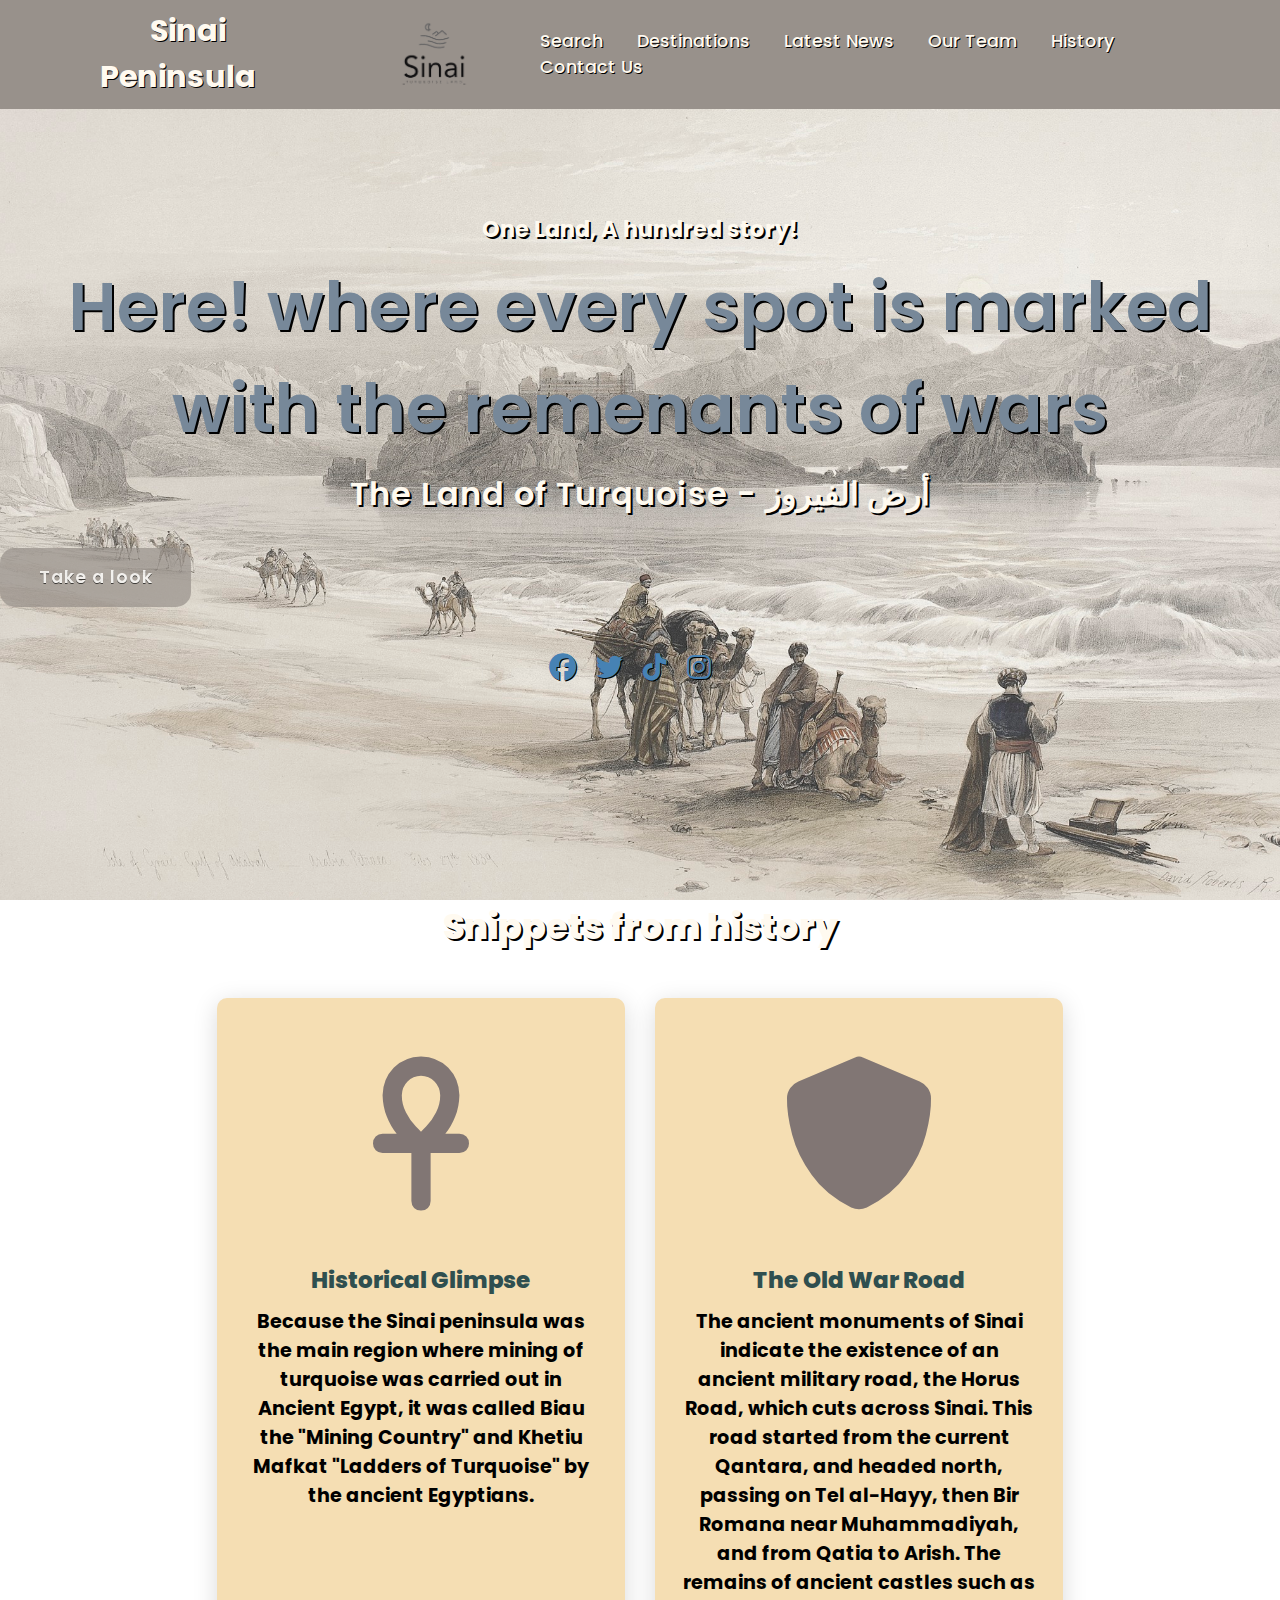
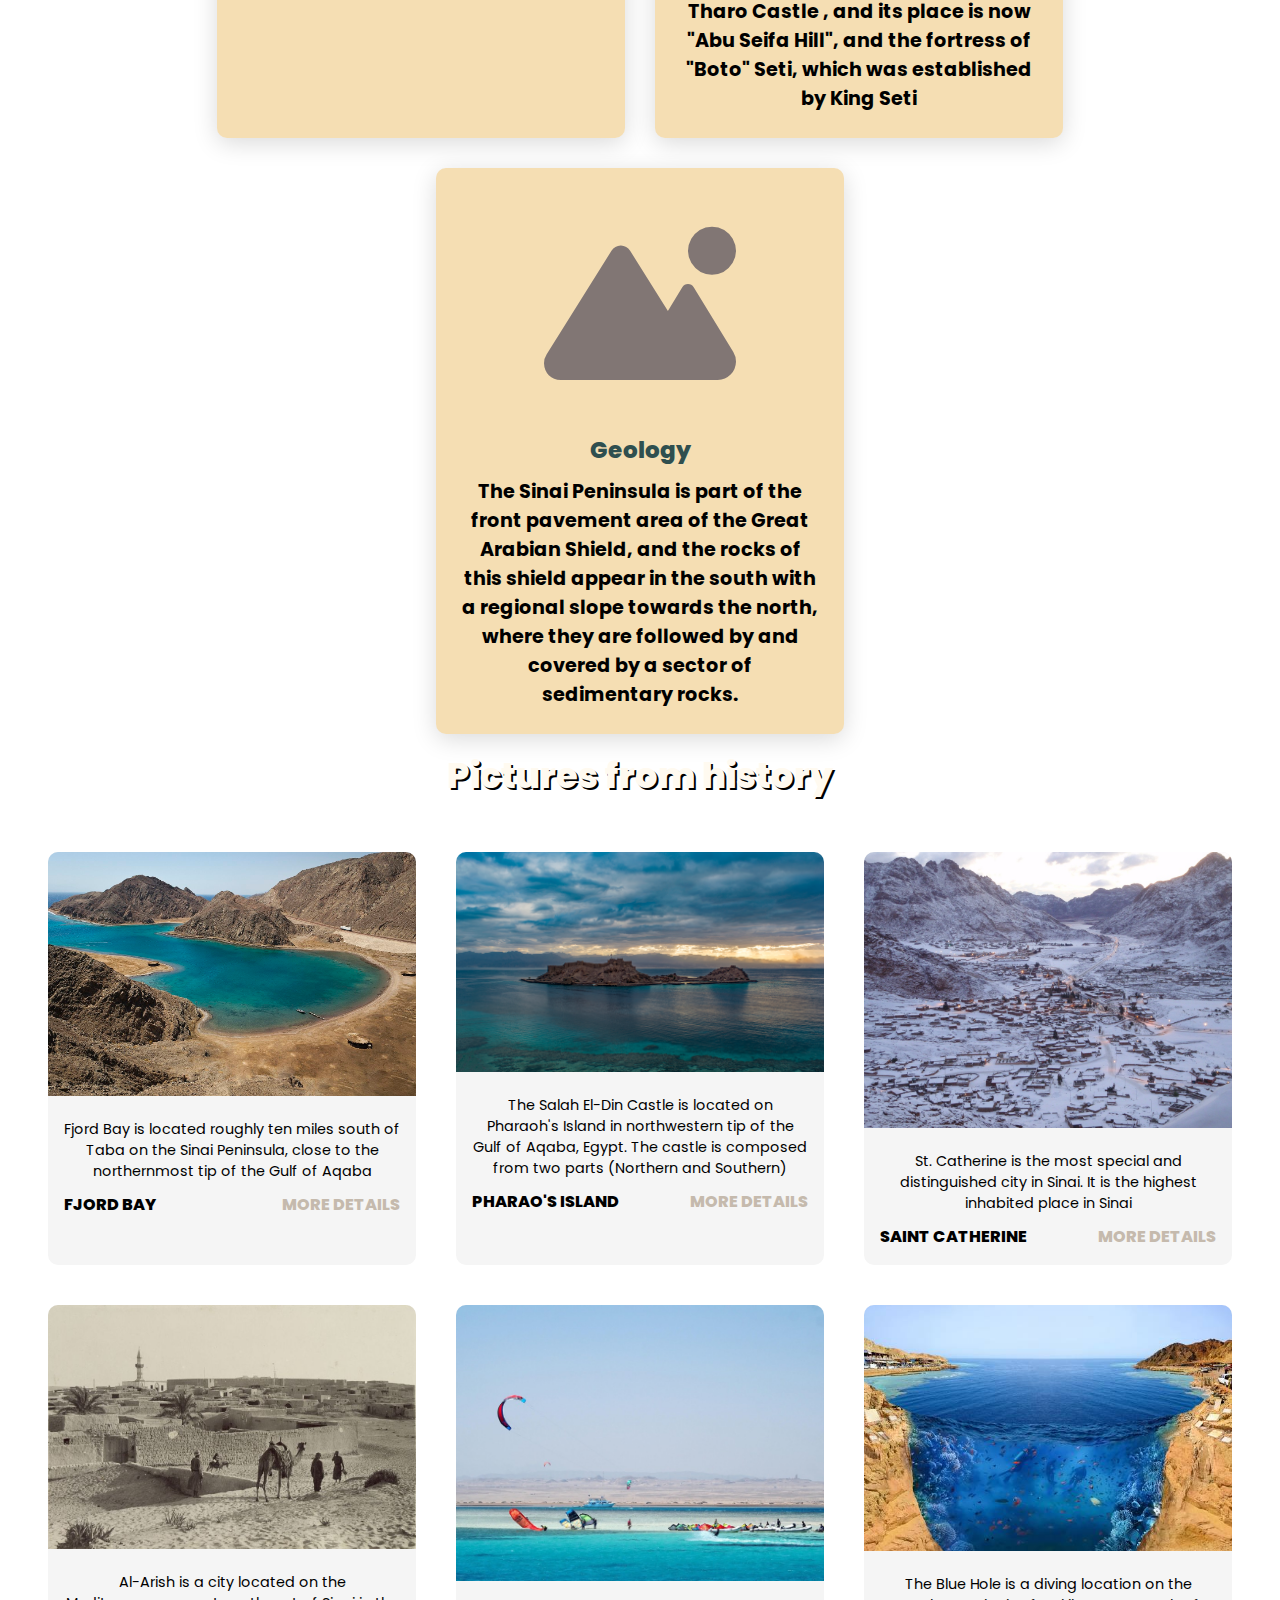
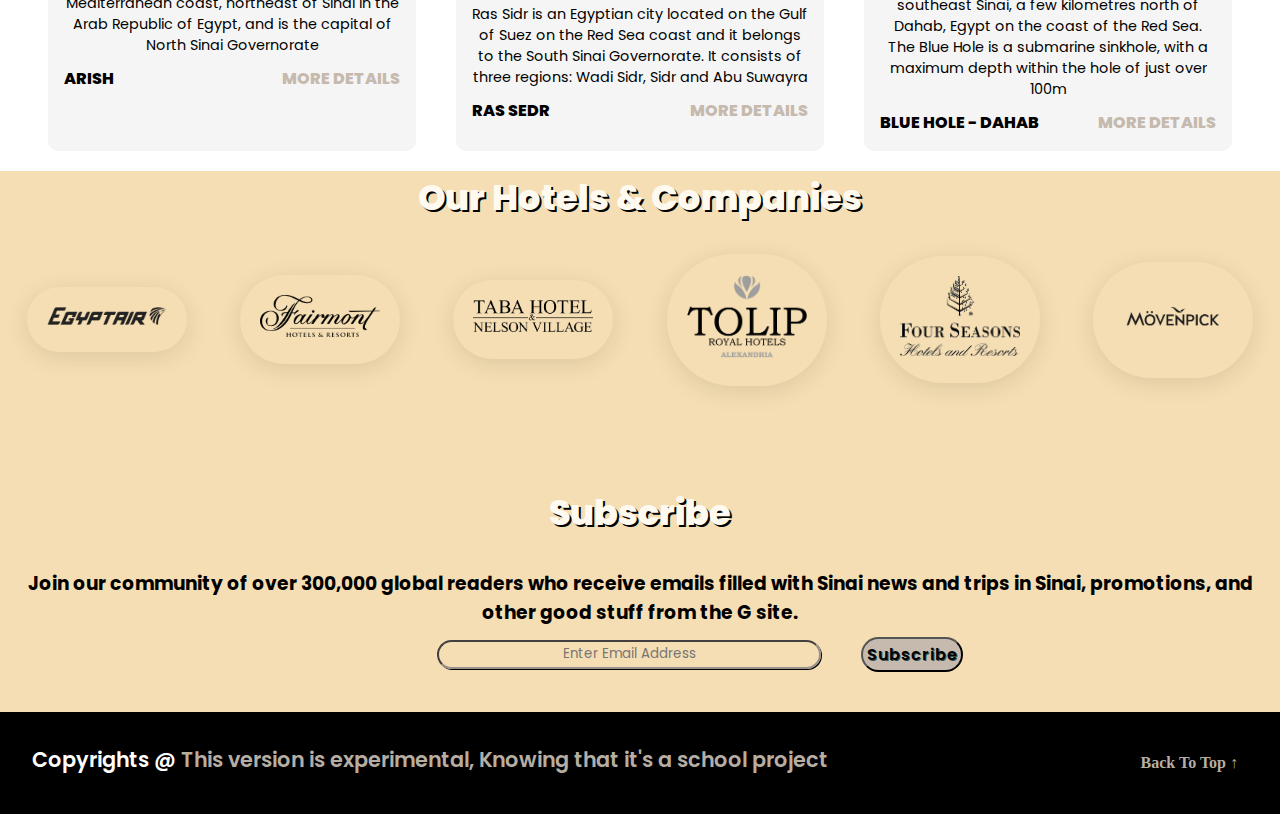
<file: Index.html>
<!DOCTYPE html>
<!--Change of Topic to speak about Alexandria-->
<html lang="en">
<head>
    <meta charset="UTF-8">
    <meta content="Sinai Peninsuela Website" name="description">
    <meta content="Sinai, Sinai Peninsuela, Egypt, Turquoise Land, Biau, Taba,
    Dahab, Sharm El-Sheikh, El Tor, Nuweibaa, Saint Catherine, Ras Sedr, Ras Abu Rudeis, Nekhel,
    Abu Zenima, Arish, Rafah, Sheikh Zuweid, Bir El Abd, Travel Guide, Trip" name="keywords">
    <meta content="Ahmed Hassan" name="author">
    <meta content="width=device-width, initial-scale=1.0" name="viewport">
    <title>Sinai Destinations</title>
    <link href="Pics/icons8-safari-48.png" rel="icon">
    <link href="https://cdnjs.cloudflare.com/ajax/libs/font-awesome/6.2.0/css/all.min.css" rel="stylesheet">
    <link href="style.css" rel="stylesheet">
    <!--<base href="https://www.talexatours.com/" target="_blank">-->
</head>
<body>
<header>
    <div class="header-logo">
        <a class="website-name" href="Index.html">Sinai Peninsula</a>
    </div>
    <img alt="Logo" class="logo" src="Pics/3196015c-38bf-4b80-9dfa-d7bb91cfb0a4-removebg-preview.png">
    <nav class="navigation">
        <a href="Search.html">Search</a>
        <a href="Destinations.html">Destinations</a>
        <a href="LatestNewsV2.html">Latest News</a>
        <a href="Our%20Team.html">Our Team</a>
        <a href="History.html">History</a>
        <a href="Contact%20Us.html">Contact Us</a>
    </nav>
</header>

<!--MAIN PART SECTION-->
<section class="main" id="main">
    <div>
        <h1>
            One Land, A hundred story!
            <span>Here! where every spot is marked with the remenants of wars</span>
        </h1>
        <h3>The Land of Turquoise - أرض الفيروز</h3>
        <a class="main-btn" href="#tours">Take a look</a>
        <div class="social-icons">
            <a href="www.facebook.com/Sinai-Peninsula"><i class="fa-brands fa-facebook"></i></a>
            <a href="www.twitter.com/Sinai-Peninsula"><i class="fa-brands fa-twitter"></i></a>
            <a href="www.tiktok.com/Sinai-Peninsula"><i class="fa-brands fa-tiktok"></i></a>
            <a href="www.instagram.com/Sinai-Peninsula"><i class="fa-brands fa-instagram"></i></a>
        </div>
    </div>
</section>

<!--snippets from history SECTION-->
<section class="cards">
    <h2 class="title">Snippets from history</h2>
    <div class="content">
        <div class="card">
            <div class="icon">
                <i class="fa-sharp fa-solid fa-ankh"></i>
            </div>
            <div class="info">
                <h3>Historical Glimpse</h3>
                <p>Because the Sinai peninsula was the main region where mining of turquoise
                    was carried out in Ancient Egypt, it was called Biau the "Mining Country"
                    and Khetiu Mafkat "Ladders of Turquoise" by the ancient Egyptians.
                </p>
            </div>
        </div>
        <div class="card">
            <div class="icon">
                <i class="fa-sharp fa-solid fa-shield"></i>
            </div>
            <div class="info">
                <h3>The Old War Road</h3>
                <p>The ancient monuments of Sinai indicate the existence of an ancient military road,
                    the Horus Road, which cuts across Sinai. This road started from the current Qantara,
                    and headed north, passing on Tel al-Hayy, then Bir Romana near Muhammadiyah,
                    and from Qatia to Arish. The remains of ancient castles such as Tharo Castle ,
                    and its place is now "Abu Seifa Hill", and the fortress of "Boto" Seti, which was
                    established by King Seti</p>
            </div>
        </div>
        <div class="card">
            <div class="icon">
                <i class="fa-sharp fa-solid fa-mountain-sun"></i>
            </div>
            <div class="info">
                <h3>Geology</h3>
                <p>The Sinai Peninsula is part of the front pavement area of the Great Arabian Shield,
                    and the rocks of this shield appear in the south with a regional slope towards the north,
                    where they are followed by and covered by a sector of sedimentary rocks.</p>
            </div>
        </div>
    </div>
</section>

<!--pictures from history SECTION-->
<section class="tours" id="tours">
    <h2 class="title">Pictures from history</h2>
    <div class="content">
        <div class="picture-card">
            <div class="tour-picture">
                <img alt="Fjory-bay" src="Pics/Fjord_Bay_-_Taba,_2.jpg">
            </div>
            <div class="tour-info">
                <p class="picture-category">Fjord Bay is located roughly ten miles south of Taba on the Sinai Peninsula,
                    close to the northernmost tip of the Gulf of Aqaba</p>
                <strong class="picture-title">
                    <span>Fjord Bay</span>
                    <a class="more-details"
                       href="https://arabic.cnn.com/travel/article/2020/10/04/fjord-bay-taba-south-sinai-egypt"
                       target="_blank">More details</a>
                </strong>
            </div>
        </div>

        <div class="picture-card">
            <div class="tour-picture">
                <img alt="Salah-Eldin-Fortress" src="Pics/Salah_El-Din_castle_in_taba.jpg">
            </div>
            <div class="tour-info">
                <p class="picture-category">The Salah El-Din Castle is located on Pharaoh's Island in northwestern
                    tip of the Gulf of Aqaba, Egypt. The castle is composed from two parts (Northern and Southern)</p>
                <strong class="picture-title">
                    <span>Pharao's Island</span>
                    <a class="more-details" href="https://en.wikipedia.org/wiki/Pharaoh%27s_Island" target="_blank">More
                        details</a>
                </strong>
            </div>
        </div>

        <div class="picture-card">
            <div class="tour-picture">
                <img alt="Saint-Catherine" src="Pics/Snow_in_St._Katherine,_Sinai_Egypt_-_March_1,_2009.jpeg">
            </div>
            <div class="tour-info">
                <p class="picture-category">St. Catherine is the most special and distinguished city in Sinai.
                    It is the highest inhabited place in Sinai</p>
                <strong class="picture-title">
                    <span>Saint Catherine</span>
                    <a class="more-details" href="https://en.wikipedia.org/wiki/Saint_Catherine,_Egypt" target="_blank">More
                        details</a>
                </strong>
            </div>
        </div>

        <div class="picture-card">
            <div class="tour-picture">
                <img alt="ElArish" src="Pics/ElArish.jpg">
            </div>
            <div class="tour-info">
                <p class="picture-category">Al-Arish is a city located on the Mediterranean coast,
                    northeast of Sinai in the Arab Republic of Egypt, and is the capital of North Sinai Governorate</p>
                <strong class="picture-title">
                    <span>Arish</span>
                    <a class="more-details" href="https://en.wikipedia.org/wiki/Arish" target="_blank">More details</a>
                </strong>
            </div>
        </div>

        <div class="picture-card">
            <div class="tour-picture">
                <img alt="Ras-Sedr" src="Pics/picture28.jpg">
            </div>
            <div class="tour-info">
                <p class="picture-category">Ras Sidr is an Egyptian city located on the Gulf of Suez on the Red
                    Sea coast and it belongs to the South Sinai Governorate.
                    It consists of three regions: Wadi Sidr, Sidr and Abu Suwayra</p>
                <strong class="picture-title">
                    <span>Ras Sedr</span>
                    <a class="more-details" href="https://en.wikipedia.org/wiki/Ras_Sedr" target="_blank">More
                        details</a>
                </strong>
            </div>

        </div>
        <div class="picture-card">
            <div class="tour-picture">
                <img alt="Blue-Hole" src="Pics/licensed-image.jpeg">
            </div>
            <div class="tour-info">
                <p class="picture-category">The Blue Hole is a diving location on the southeast Sinai,
                    a few kilometres north of Dahab, Egypt on the coast of the Red Sea.
                    The Blue Hole is a submarine sinkhole, with a maximum depth within the hole of just over 100m</p>
                <strong class="picture-title">
                    <span>Blue Hole - Dahab</span>
                    <a class="more-details" href="https://en.wikipedia.org/wiki/Blue_Hole_(Red_Sea)" target="_blank">More
                        details</a>
                </strong>
            </div>
        </div>
    </div>
</section>

<!--OUR FEATURES SECTION-->
<!--
<section class="features" id="content">
  <h2 class="title">Our Features</h2>
  <div class="content">
    <div class="card">
      <div class="icon">
        <i class="fa-solid fa-car"></i>
      </div>
      <div class="info">
        <p>Private Transfer</p>
      </div>
    </div>
    <div class="card">
      <div class="icon">
        <i class="fa-solid fa-phone"></i>
      </div>
      <div class="info">
        <p>24/7 Support</p>
      </div>
    </div>
    <div class="card">
      <div class="icon">
        <i class="fa-sharp fa-solid fa-users"></i>
      </div>
      <div class="info">
        <p>Private Tour Guide</p>
      </div>
    </div>
    <div class="card">
      <div class="icon">
        <i class="fa-solid fa-bed"></i>
      </div>
      <div class="info">
        <p>Luxury Hotels</p>
      </div>
    </div>
    <div class="card">
      <div class="icon">
        <i class="fa-solid fa-fingerprint"></i>
      </div>
      <div class="info">
        <p>Tours Customization</p>
      </div>
    </div>
    <div class="card">
      <div class="icon">
        <i class="fa-solid fa-money-bill"></i>
      </div>
      <div class="info">
        <p>Money Value</p>
      </div>
    </div>
  </div>
</section>
-->
<!--Partners-->
<section class="partners">
    <h2 class="title">Our Hotels & Companies</h2>
    <div class="content">
        <div class="partner-card">
            <div class="partner-picture">
                <img alt="Egypt-Air" src="Pics/Partners%20logos/Egyptair-Logo-2010.svg.png">
            </div>
        </div>
        <div class="partner-card">
            <div class="partner-picture">
                <img alt="Fairmont" src="Pics/Partners%20logos/Fairmont_Logo.svg.png">
            </div>
        </div>
        <div class="partner-card">
            <div class="partner-picture">
                <img alt="Taba Hotel & Restaurents"
                     src="Pics/Partners%20logos/15977513_1819915171593433_4452330734779319911_n-removebg-preview.png">
            </div>
        </div>
        <div class="partner-card">
            <div class="partner-picture">
                <img alt="Tolip" src="Pics/Partners%20logos/tolip.png">
            </div>
        </div>
        <div class="partner-card">
            <div class="partner-picture">
                <img alt="4 Seasons Hotel" src="Pics/Partners%20logos/fourseasonslogo.png">
            </div>
        </div>
        <div class="partner-card">
            <div class="partner-picture">
                <img alt="Movenpick" src="Pics/Partners%20logos/logo_mov.png">
            </div>
        </div>
    </div>
</section>

<section class="subscribe">
    <h2 class="title">Subscribe</h2>
    <h3>Join our community of over 300,000 global readers who receive
        emails filled with Sinai news and trips in Sinai,
        promotions, and other good stuff from the G site.</h3>
    <form action="/action_page.php" class="form">
        <input class="email" name="email" placeholder="Enter Email Address" type="email">
        <input class="submit-btn" type="submit" value="Subscribe">
    </form>
</section>
<footer class="footer">
    <p class="footer-title">Copyrights @ <span>This version is experimental, Knowing that it's a school project</span></p>
    <a class="top" href="#main">Back To Top &#8593;</a>
</footer>
</body>
</html>
</file>
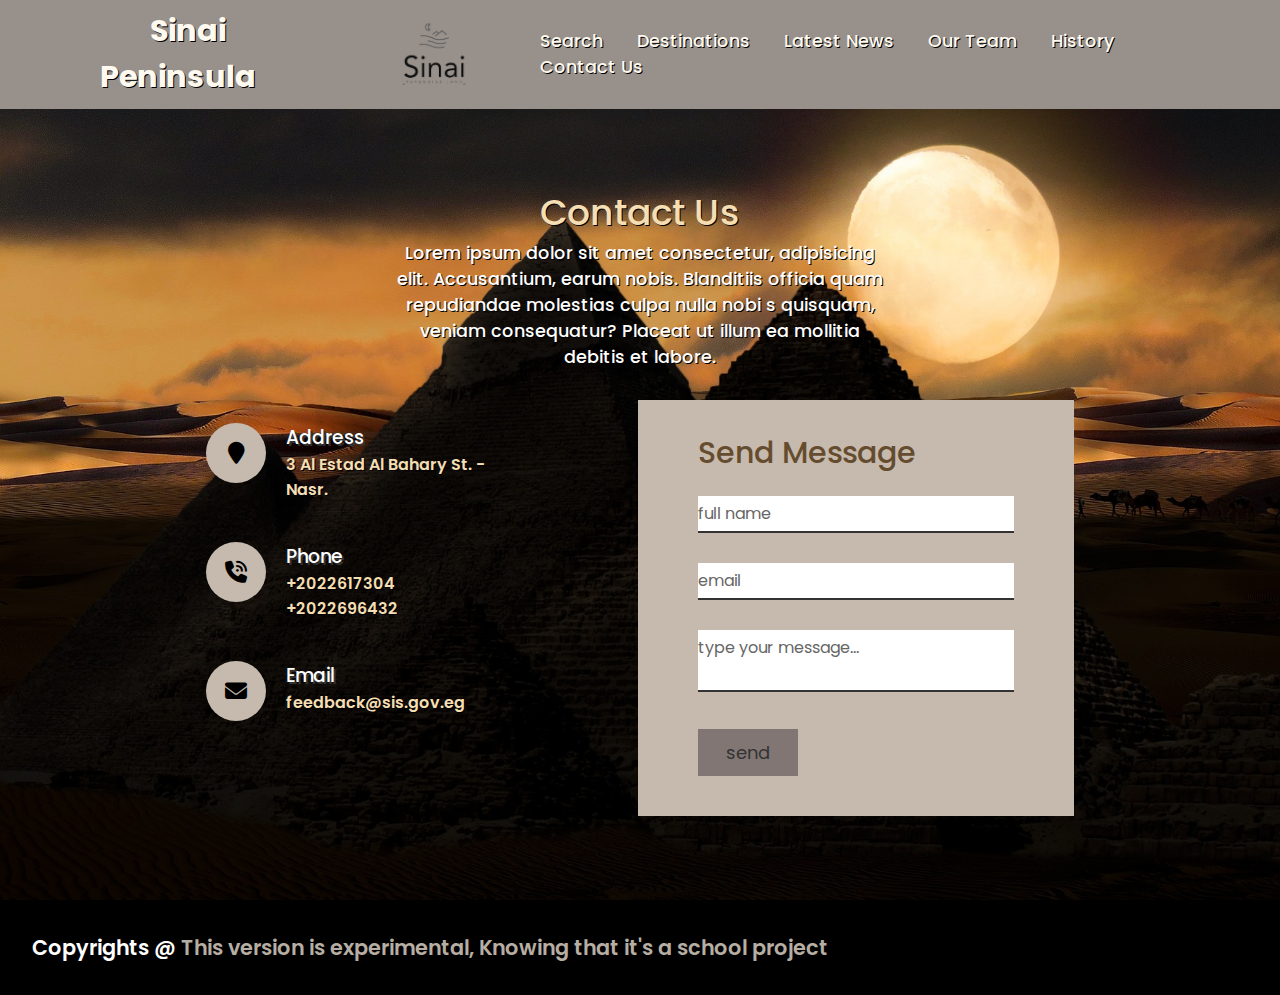
<file: Contact Us.html>
<!DOCTYPE html>
<html lang="en">
<head>
    <meta charset="UTF-8">
    <meta content="Sinai Peninsuela Website" name="description">
    <meta content="Sinai, Sinai Peninsuela, Egypt, Turquoise Land, Biau, Taba, Dahab, Sharm El-Sheikh, El Tor, Nuweibaa, Saint Catherine, Ras Sedr, Ras Abu Rudeis, Nekhel, Abu Zenima, Arish, Rafah, Sheikh Zuweid, Bir El Abd, Travel Guide, Trip"
          name="keywords">
    <meta content="Ahmed Hassan" name="author">
    <meta content="width=device-width, initial-scale=1.0" name="viewport">
    <title>Sinai</title>
    <link href="Pics/icons8-safari-48.png" rel="icon">
    <link href="https://cdnjs.cloudflare.com/ajax/libs/font-awesome/6.2.0/css/all.min.css"
          rel="stylesheet">
    <link href="style.css" rel="stylesheet">
</head>

<header>
    <div class="header-logo">
        <a class="website-name" href="Index.html">Sinai Peninsula</a>
    </div>
    <img alt="Logo" class="logo" src="Pics/3196015c-38bf-4b80-9dfa-d7bb91cfb0a4-removebg-preview.png">
    <nav class="navigation">
        <a href="Search.html">Search</a>
        <a href="Destinations.html">Destinations</a>
        <a href="LatestNewsV2.html">Latest News</a>
        <a href="Our%20Team.html">Our Team</a>
        <a href="History.html">History</a>
        <a href="Contact%20Us.html">Contact Us</a>
    </nav>
</header>

<!-- Main Contact Section -->
<body>
<section id="contact" class="contact">
    <div class="content-contact">
        <h2>Contact Us</h2>
        <p>Lorem ipsum dolor sit amet consectetur, adipisicing elit.
            Accusantium, earum nobis. Blanditiis officia quam
            repudiandae molestias culpa nulla nobi
            s quisquam, veniam consequatur? Placeat ut illum ea mollitia
            debitis et labore.</p>
    </div>
    <!-- Contact Info part-->
    <div class="container">
        <div class="contactInfo">
            <div class="box">
                <div class="icon-contact"><i aria-hidden="true"
                                             class="fa fa-map-marker"></i>
                </div>
                <div class="text">
                    <h3>Address</h3>
                    <p>3 Al Estad Al Bahary St. - Nasr.</p>
                </div>
            </div>
            <div class="box">
                <div class="icon-contact"><i aria-hidden="true" class="fa
                                fa-volume-control-phone"></i>
                </div>
                <div class="text">
                    <h3>Phone</h3>
                    <p>+2022617304</p>
                    <p>+2022696432</p>
                </div>
            </div>

            <div class="box">
                <div class="icon-contact"><i aria-hidden="true"
                                             class="fa fa-envelope"></i>
                </div>
                <div class="text">
                    <h3>Email</h3>
                    <p>feedback@sis.gov.eg</p>
                </div>
            </div>
        </div>
        <!--contact form part-->
        <div class="contactform">
            <form>
                <h2>Send Message</h2>
                <div class="inputBox">
                    <input name="" required="required" type="text">
                    <span>full name</span>
                </div>

                <div class="inputBox">
                    <input name="" required="required" type="text">
                    <span>email</span>
                </div>

                <div class="inputBox">
                    <textarea required="required"></textarea>
                    <span>type your message...</span>
                </div>

                <div class="inputBox">
                    <input class="sub-btn" name="" type="submit"
                           value="send">
                </div>
            </form>
        </div>
    </div>
</section>
<footer class="footer">
    <p class="footer-title">Copyrights @ <span>This version is experimental, Knowing that it's a school project</span></p>
</footer>
</body>
</html>
</file>
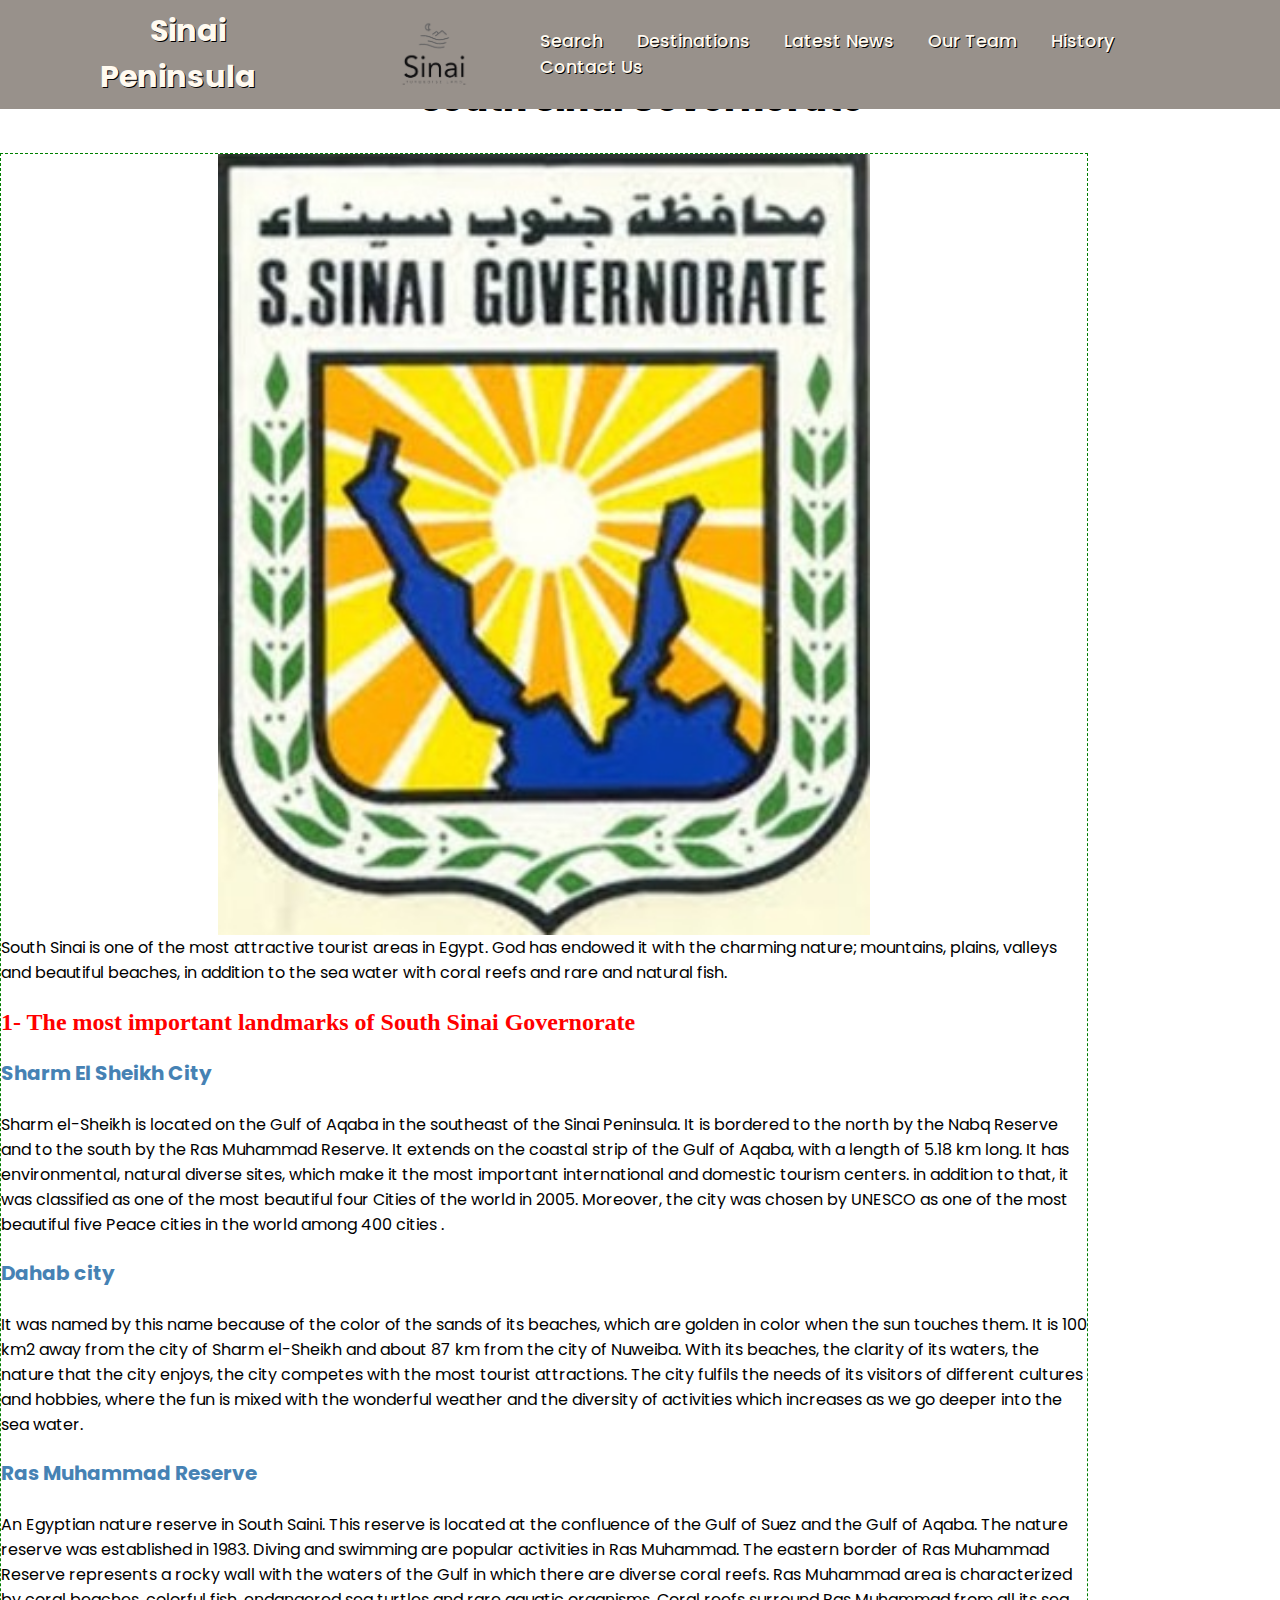
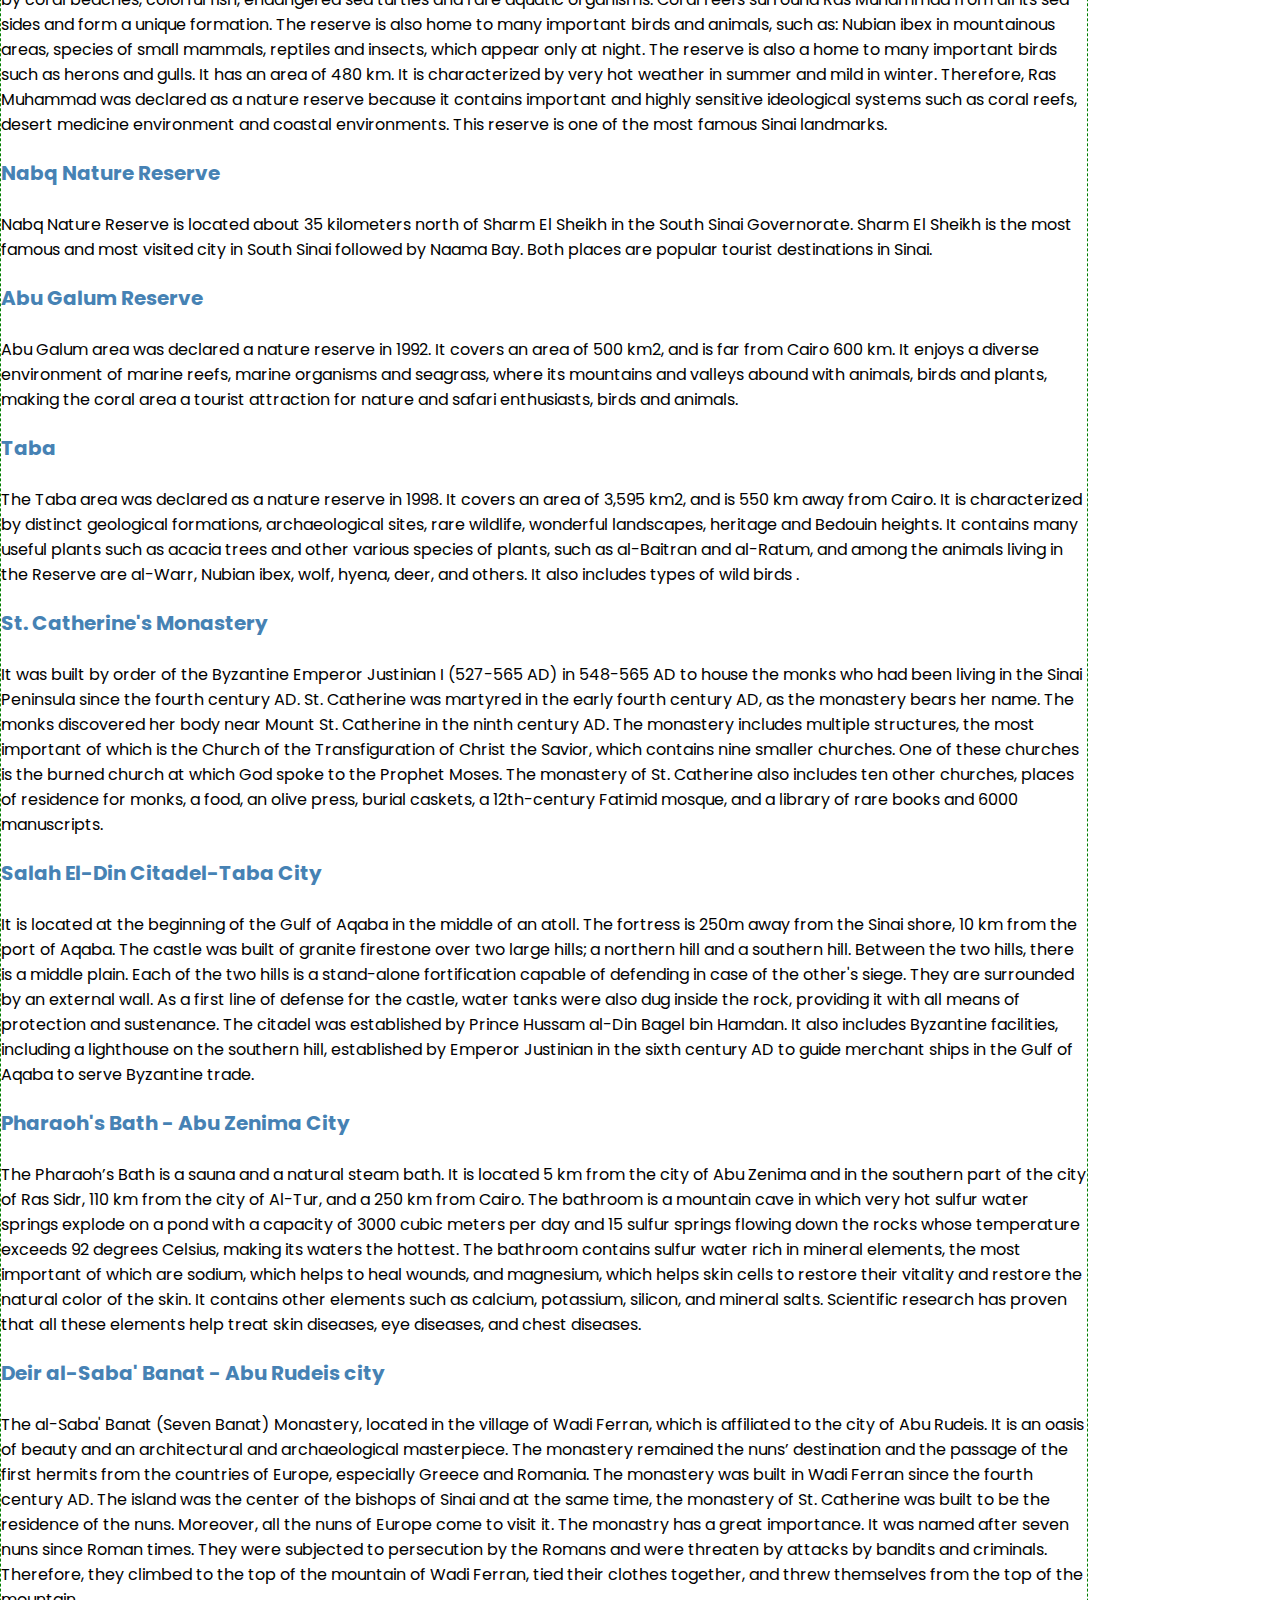
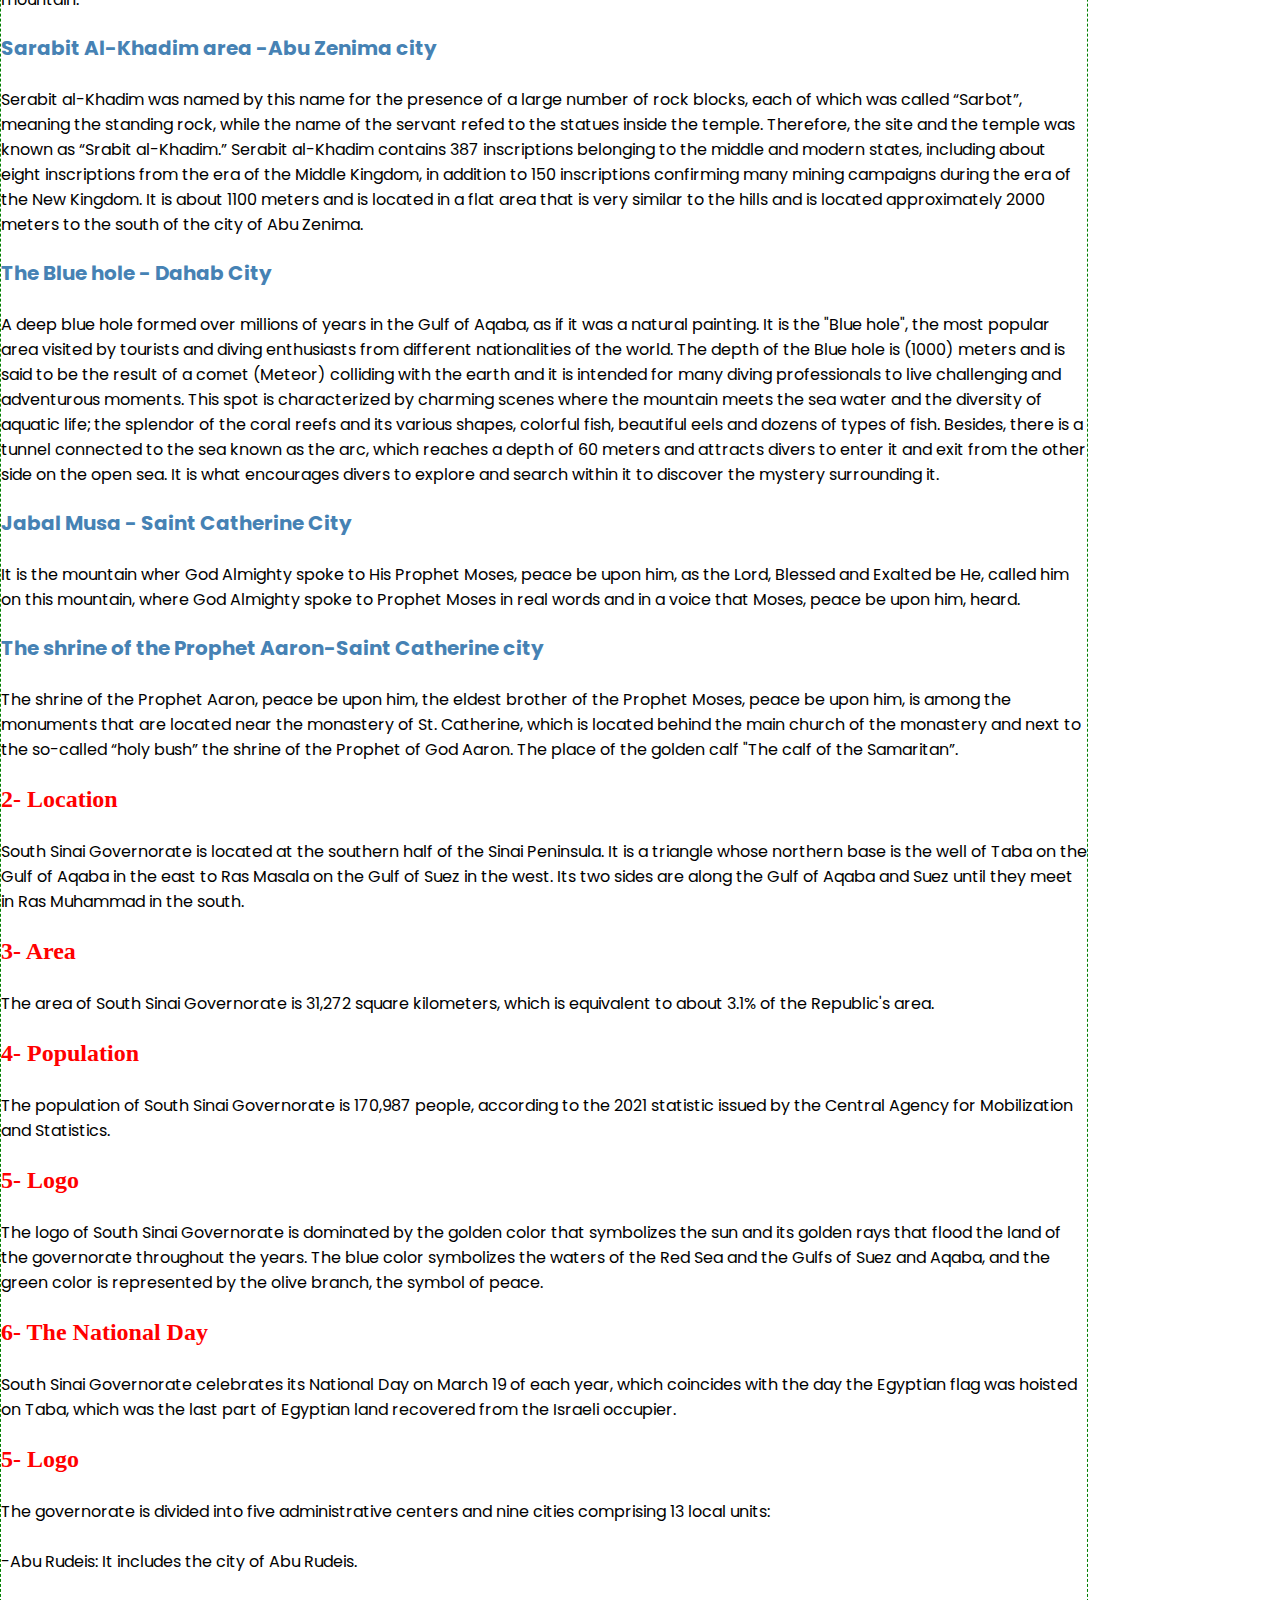
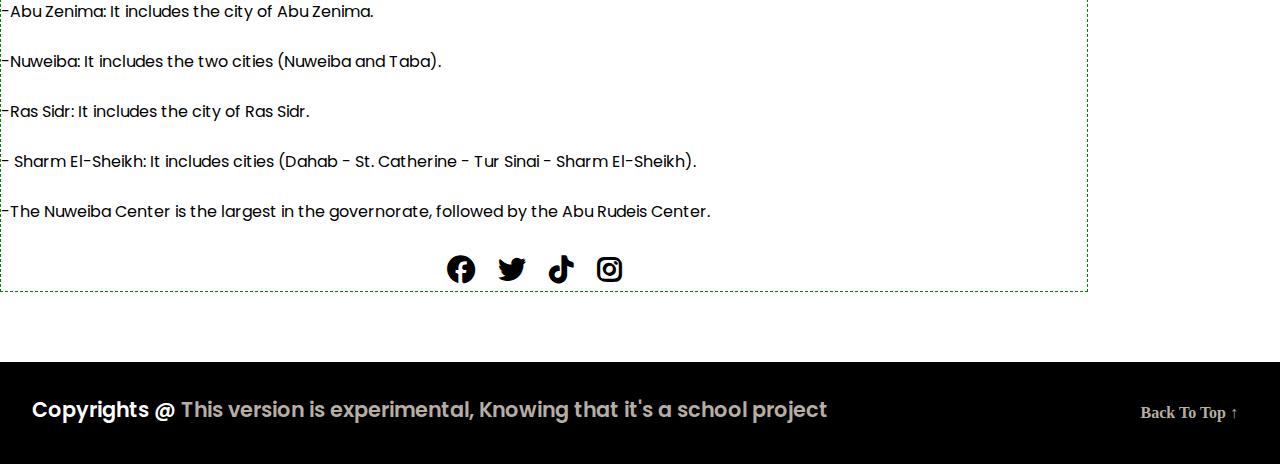
<file: Destinations.html>
<!DOCTYPE html>
<html lang="en">
<head>
    <meta charset="UTF-8">
    <meta name="description" content="Sinai Peninsuela Website">
    <meta name="keywords" content="Sinai, Sinai Peninsuela, Egypt, Turquoise Land, Biau, Taba,
        Dahab, Sharm El-Sheikh, El Tor, Nuweibaa, Saint Catherine, Ras Sedr, Ras Abu Rudeis, Nekhel,
        Abu Zenima, Arish, Rafah, Sheikh Zuweid, Bir El Abd, Travel Guide, Trip">
    <meta name="author" content="Ahmed Hassan">
    <meta name="viewport" content="width=device-width, initial-scale=1.0">
    <title>Sinai</title>
    <link rel="icon" href="Pics/icons8-safari-48.png">
    <link rel="stylesheet" href="https://cdnjs.cloudflare.com/ajax/libs/font-awesome/6.2.0/css/all.min.css">
    <link rel="stylesheet" href="style.css">
</head>
<body>

<header>
    <div class="header-logo">
        <a class="website-name" href="Index.html">Sinai Peninsula</a>
    </div>
    <img alt="Logo" class="logo" src="Pics/3196015c-38bf-4b80-9dfa-d7bb91cfb0a4-removebg-preview.png">
    <nav class="navigation">
        <a href="Search.html">Search</a>
        <a href="Destinations.html">Destinations</a>
        <a href="LatestNewsV2.html">Latest News</a>
        <a href="Our%20Team.html">Our Team</a>
        <a href="History.html">History</a>
        <a href="Contact%20Us.html">Contact Us</a>
    </nav>
</header>

<div class="middle-side">
    <h4 id="title" class="title">South Sinai Governorate</h4>
    <div class="content">
        <img class="article-image" src="Pics/320162412413334.jpg" width="60%" alt="S.Sinai Governerate">
        <p>
            South Sinai is one of the most attractive tourist areas in Egypt.
            God has endowed it with the charming nature; mountains, plains,
            valleys and beautiful beaches, in addition to the sea water
            with coral reefs and rare and natural fish.
            <br>
            <br>
            <span class="land-marks">1- The most important landmarks of South Sinai Governorate</span>
            <br>
            <br>
            <strong>
                <span class="places">Sharm El Sheikh City</span>
            </strong>
            <br>
            <br>
            Sharm el-Sheikh is located on the Gulf of Aqaba in the southeast of the Sinai Peninsula. It is bordered to
            the north by the Nabq Reserve and to the south by the Ras Muhammad Reserve. It extends on the coastal strip
            of the Gulf of Aqaba, with a length of 5.18 km long. It has environmental, natural diverse sites, which make
            it the most important international and domestic tourism centers. in addition to that, it was classified as
            one of the most beautiful four Cities of the world in 2005. Moreover, the city was chosen by UNESCO as one
            of the most beautiful five Peace cities in the world among 400 cities .
            <br>
            <br>
            <strong>
                <span class="places">Dahab city</span>
            </strong>
            <br>
            <br>
            It was named by this name because of the color of the sands of its beaches, which are golden in color when
            the sun touches them. It is 100 km2 away from the city of Sharm el-Sheikh and about 87 km from the city of
            Nuweiba. With its beaches, the clarity of its waters, the nature that the city enjoys, the city competes
            with the most tourist attractions. The city fulfils the needs of its visitors of different cultures and
            hobbies, where the fun is mixed with the wonderful weather and the diversity of activities which increases
            as we go deeper into the sea water.
            <br>
            <br>
            <strong>
                <span class="places">Ras Muhammad Reserve</span>
            </strong>
            <br>
            <br>
            An Egyptian nature reserve in South Saini. This reserve is located at the confluence of the Gulf of Suez and
            the Gulf of Aqaba. The nature reserve was established in 1983. Diving and swimming are popular activities in
            Ras Muhammad. The eastern border of Ras Muhammad Reserve represents a rocky wall with the waters of the Gulf
            in which there are diverse coral reefs. Ras Muhammad area is characterized by coral beaches, colorful fish,
            endangered sea turtles and rare aquatic organisms. Coral reefs surround Ras Muhammad from all its sea sides
            and form a unique formation. The reserve is also home to many important birds and animals, such as: Nubian
            ibex in mountainous areas, species of small mammals, reptiles and insects, which appear only at night. The
            reserve is also a home to many important birds such as herons and gulls. It has an area of ​​480 km. It is
            characterized by very hot weather in summer and mild in winter. Therefore, Ras Muhammad was declared as a
            nature reserve because it contains important and highly sensitive ideological systems such as coral reefs,
            desert medicine environment and coastal environments. This reserve is one of the most famous Sinai
            landmarks.
            <br>
            <br>
            <strong>
                <span class="places">Nabq Nature Reserve</span>
            </strong>
            <br>
            <br>
            Nabq Nature Reserve is located about 35 kilometers north of Sharm El Sheikh in the South Sinai Governorate.
            Sharm El Sheikh is the most famous and most visited city in South Sinai followed by Naama Bay. Both places
            are popular tourist destinations in Sinai.
            <br>
            <br>
            <strong>
                <span class="places">Abu Galum Reserve</span>
            </strong>
            <br>
            <br>
            Abu Galum area was declared a nature reserve in 1992. It covers an area of 500 km2, and is far from Cairo
            600 km. It enjoys a diverse environment of marine reefs, marine organisms and seagrass, where its mountains
            and valleys abound with animals, birds and plants, making the coral area a tourist attraction for nature and
            safari enthusiasts, birds and animals.
            <br>
            <br>
            <strong>
                <span class="places">Taba</span>
            </strong>
            <br>
            <br>
            The Taba area was declared as a nature reserve in 1998. It covers an area of 3,595 km2, and is 550 km away
            from Cairo. It is characterized by distinct geological formations, archaeological sites, rare wildlife,
            wonderful landscapes, heritage and Bedouin heights. It contains many useful plants such as acacia trees and
            other various species of plants, such as al-Baitran and al-Ratum, and among the animals living in the
            Reserve are al-Warr, Nubian ibex, wolf, hyena, deer, and others. It also includes types of wild birds .
            <br>
            <br>
            <strong>
                <span class="places">St. Catherine's Monastery</span>
            </strong>
            <br>
            <br>
            It was built by order of the Byzantine Emperor Justinian I (527-565 AD) in 548-565 AD to house the monks who
            had been living in the Sinai Peninsula since the fourth century AD. St. Catherine was martyred in the early
            fourth century AD, as the monastery bears her name. The monks discovered her body near Mount St. Catherine
            in the ninth century AD. The monastery includes multiple structures, the most important of which is the
            Church of the Transfiguration of Christ the Savior, which contains nine smaller churches. One of these
            churches is the burned church at which God spoke to the Prophet Moses. The monastery of St. Catherine also
            includes ten other churches, places of residence for monks, a food, an olive press, burial caskets, a
            12th-century Fatimid mosque, and a library of rare books and 6000 manuscripts.
            <br>
            <br>
            <strong>
                <span class="places">Salah El-Din Citadel-Taba City</span>
            </strong>
            <br>
            <br>
            It is located at the beginning of the Gulf of Aqaba in the middle of an atoll. The fortress is 250m away
            from the Sinai shore, 10 km from the port of Aqaba. The castle was built of granite firestone over two large
            hills; a northern hill and a southern hill. Between the two hills, there is a middle plain. Each of the two
            hills is a stand-alone fortification capable of defending in case of the other's siege. They are surrounded
            by an external wall. As a first line of defense for the castle, water tanks were also dug inside the rock,
            providing it with all means of protection and sustenance. The citadel was established by Prince Hussam
            al-Din Bagel bin Hamdan. It also includes Byzantine facilities, including a lighthouse on the southern hill,
            established by Emperor Justinian in the sixth century AD to guide merchant ships in the Gulf of Aqaba to
            serve Byzantine trade.
            <br>
            <br>
            <strong>
                <span class="places">Pharaoh's Bath - Abu Zenima City</span>
            </strong>
            <br>
            <br>
            The Pharaoh’s Bath is a sauna and a natural steam bath. It is located 5 km from the city of Abu Zenima and
            in the southern part of the city of Ras Sidr, 110 km from the city of Al-Tur, and a 250 km from Cairo. The
            bathroom is a mountain cave in which very hot sulfur water springs explode on a pond with a capacity of 3000
            cubic meters per day and 15 sulfur springs flowing down the rocks whose temperature exceeds 92 degrees
            Celsius, making its waters the hottest. The bathroom contains sulfur water rich in mineral elements, the
            most important of which are sodium, which helps to heal wounds, and magnesium, which helps skin cells to
            restore their vitality and restore the natural color of the skin. It contains other elements such as
            calcium, potassium, silicon, and mineral salts. Scientific research has proven that all these elements help
            treat skin diseases, eye diseases, and chest diseases.
            <br>
            <br>
            <strong>
                <span class="places">Deir al-Saba' Banat - Abu Rudeis city</span>
            </strong>
            <br>
            <br>
            The al-Saba' Banat (Seven Banat) Monastery, located in the village of Wadi Ferran, which is affiliated to
            the city of Abu Rudeis. It is an oasis of beauty and an architectural and archaeological masterpiece. The
            monastery remained the nuns’ destination and the passage of the first hermits from the countries of Europe,
            especially Greece and Romania. The monastery was built in Wadi Ferran since the fourth century AD. The
            island was the center of the bishops of Sinai and at the same time, the monastery of St. Catherine was built
            to be the residence of the nuns. Moreover, all the nuns of Europe come to visit it. The monastry has a great
            importance. It was named after seven nuns since Roman times. They were subjected to persecution by the
            Romans and were threaten by attacks by bandits and criminals. Therefore, they climbed to the top of the
            mountain of Wadi Ferran, tied their clothes together, and threw themselves from the top of the mountain.
            <br>
            <br>
            <strong>
                <span class="places">Sarabit Al-Khadim area -Abu Zenima city</span>
            </strong>
            <br>
            <br>
            Serabit al-Khadim was named by this name for the presence of a large number of rock blocks, each of which
            was called “Sarbot”, meaning the standing rock, while the name of the servant refed to the statues inside
            the temple. Therefore, the site and the temple was known as “Srabit al-Khadim.” Serabit al-Khadim contains
            387 inscriptions belonging to the middle and modern states, including about eight inscriptions from the era
            of the Middle Kingdom, in addition to 150 inscriptions confirming many mining campaigns during the era of
            the New Kingdom. It is about 1100 meters and is located in a flat area that is very similar to the hills and
            is located approximately 2000 meters to the south of the city of Abu Zenima.
            <br>
            <br>
            <strong>
                <span class="places">The Blue hole - Dahab City</span>
            </strong>
            <br>
            <br>
            A deep blue hole formed over millions of years in the Gulf of Aqaba, as if it was a natural painting. It is
            the "Blue hole", the most popular area visited by tourists and diving enthusiasts from different
            nationalities of the world. The depth of the Blue hole is (1000) meters and is said to be the result of a
            comet (Meteor) colliding with the earth and it is intended for many diving professionals to live challenging
            and adventurous moments. This spot is characterized by charming scenes where the mountain meets the sea
            water and the diversity of aquatic life; the splendor of the coral reefs and its various shapes, colorful
            fish, beautiful eels and dozens of types of fish. Besides, there is a tunnel connected to the sea known as
            the arc, which reaches a depth of 60 meters and attracts divers to enter it and exit from the other side on
            the open sea. It is what encourages divers to explore and search within it to discover the mystery
            surrounding it.
            <br>
            <br>
            <strong>
                <span class="places">Jabal Musa - Saint Catherine City</span>
            </strong>
            <br>
            <br>
            It is the mountain wher God Almighty spoke to His Prophet Moses, peace be upon him, as the Lord, Blessed and
            Exalted be He, called him on this mountain, where God Almighty spoke to Prophet Moses in real words and in a
            voice that Moses, peace be upon him, heard.
            <br>
            <br>
            <strong>
                <span class="places">The shrine of the Prophet Aaron-Saint Catherine city</span>
            </strong>
            <br>
            <br>
            The shrine of the Prophet Aaron, peace be upon him, the eldest brother of the Prophet Moses, peace be upon
            him, is among the monuments that are located near the monastery of St. Catherine, which is located behind
            the main church of the monastery and next to the so-called “holy bush” the shrine of the Prophet of God
            Aaron. The place of the golden calf "The calf of the Samaritan”.
            <br>
            <br>
            <span class="land-marks">2- Location</span>
            <br>
            <br>
            South Sinai Governorate is located at the southern half of the Sinai Peninsula. It is a triangle whose northern
            base is the well of Taba on the Gulf of Aqaba in the east to Ras Masala on the Gulf of Suez in the west. Its two
            sides are along the Gulf of Aqaba and Suez until they meet in Ras Muhammad in the south.
            <br>
            <br>
            <span class="land-marks">3- Area</span>
            <br>
            <br>
            The area of South Sinai Governorate is 31,272 square kilometers, which is equivalent to about 3.1% of the
            Republic's area.
            <br>
            <br>
            <span class="land-marks">4- Population</span>
            <br>
            <br>
            The population of South Sinai Governorate is 170,987 people, according to the 2021 statistic issued by the
            Central Agency for Mobilization and Statistics.
            <br>
            <br>
            <span class="land-marks">5- Logo</span>
            <br>
            <br>
            The logo of South Sinai Governorate is dominated by the golden color that symbolizes the sun and its golden rays
            that flood the land of the governorate throughout the years. The blue color symbolizes the waters of the Red Sea
            and the Gulfs of Suez and Aqaba, and the green color is represented by the olive branch, the symbol of peace.
            <br>
            <br>
            <span class="land-marks">6- The National Day</span>
            <br>
            <br>
            South Sinai Governorate celebrates its National Day on March 19 of each year, which coincides with the day the
            Egyptian flag was hoisted on Taba, which was the last part of Egyptian land recovered from the Israeli occupier.
            <br>
            <br>
            <span class="land-marks">5- Logo</span>
            <br>
            <br>
            The governorate is divided into five administrative centers and nine cities comprising 13 local units:
            <br>
            <br>
            -Abu Rudeis: It includes the city of Abu Rudeis.
            <br>
            <br>
            -Abu Zenima: It includes the city of Abu Zenima.
            <br>
            <br>
            -Nuweiba: It includes the two cities (Nuweiba and Taba).
            <br>
            <br>
            -Ras Sidr: It includes the city of Ras Sidr.
            <br>
            <br>
            - Sharm El-Sheikh: It includes cities (Dahab - St. Catherine - Tur Sinai - Sharm
            El-Sheikh).
            <br>
            <br>
            -The Nuweiba Center is the largest in the governorate, followed by the Abu Rudeis Center.
            <br>
            <br>
        </p>
        <br>
        <div class="social-icons">
            <a href="https://www.facebook.com/Sinai-Peninsula"><i class="fa-brands fa-facebook"></i></a>
            <a href="https://www.twitter.com/Sinai-Peninsula"><i class="fa-brands fa-twitter"></i></a>
            <a href="https://www.tiktok.com/Sinai-Peninsula"><i class="fa-brands fa-tiktok"></i></a>
            <a href="https://www.instagram.com/Sinai-Peninsula"><i class="fa-brands fa-instagram"></i></a>
        </div>
        <br>
    </div>
</div>

<footer class="footer">
    <p class="footer-title">Copyrights @ <span>This version is experimental, Knowing that it's a school project</span></p>
    <a class="top" href="#title">Back To Top &#8593;</a>
</footer>
</body>
</html>
</file>
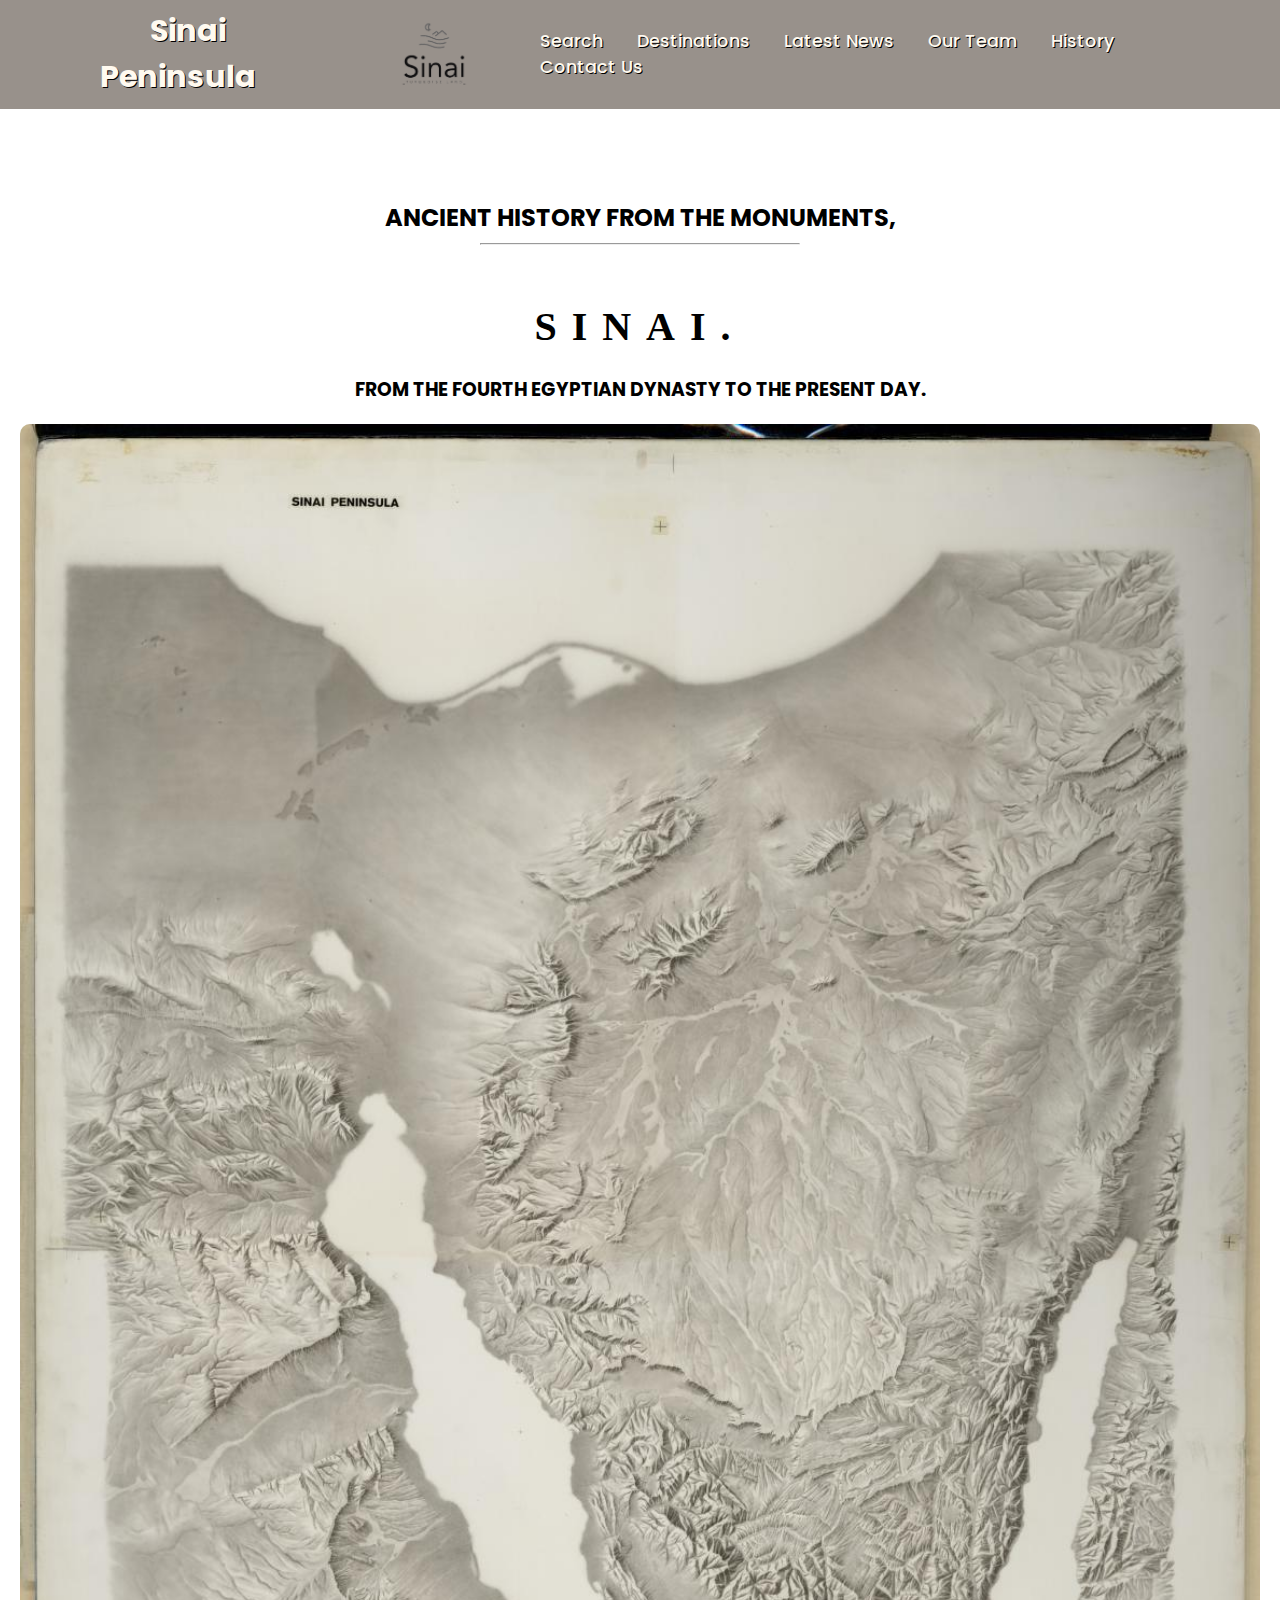
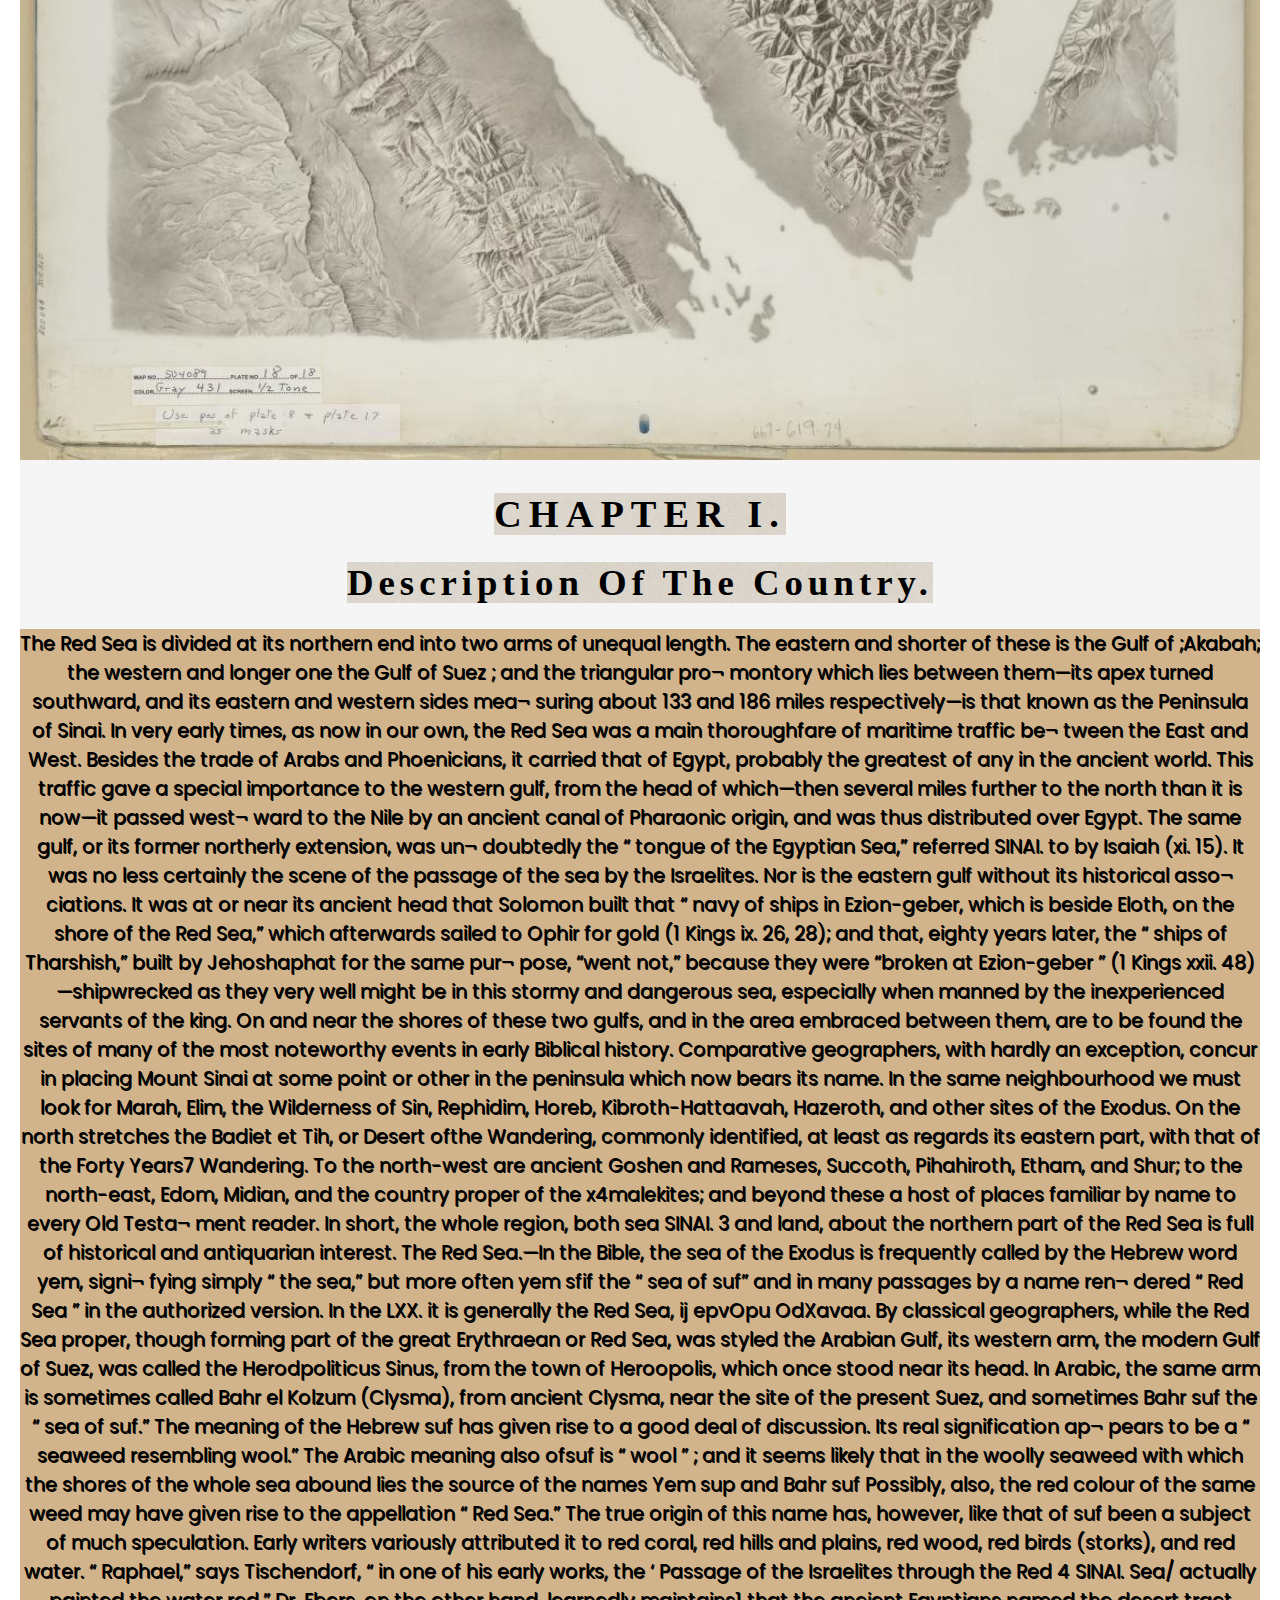
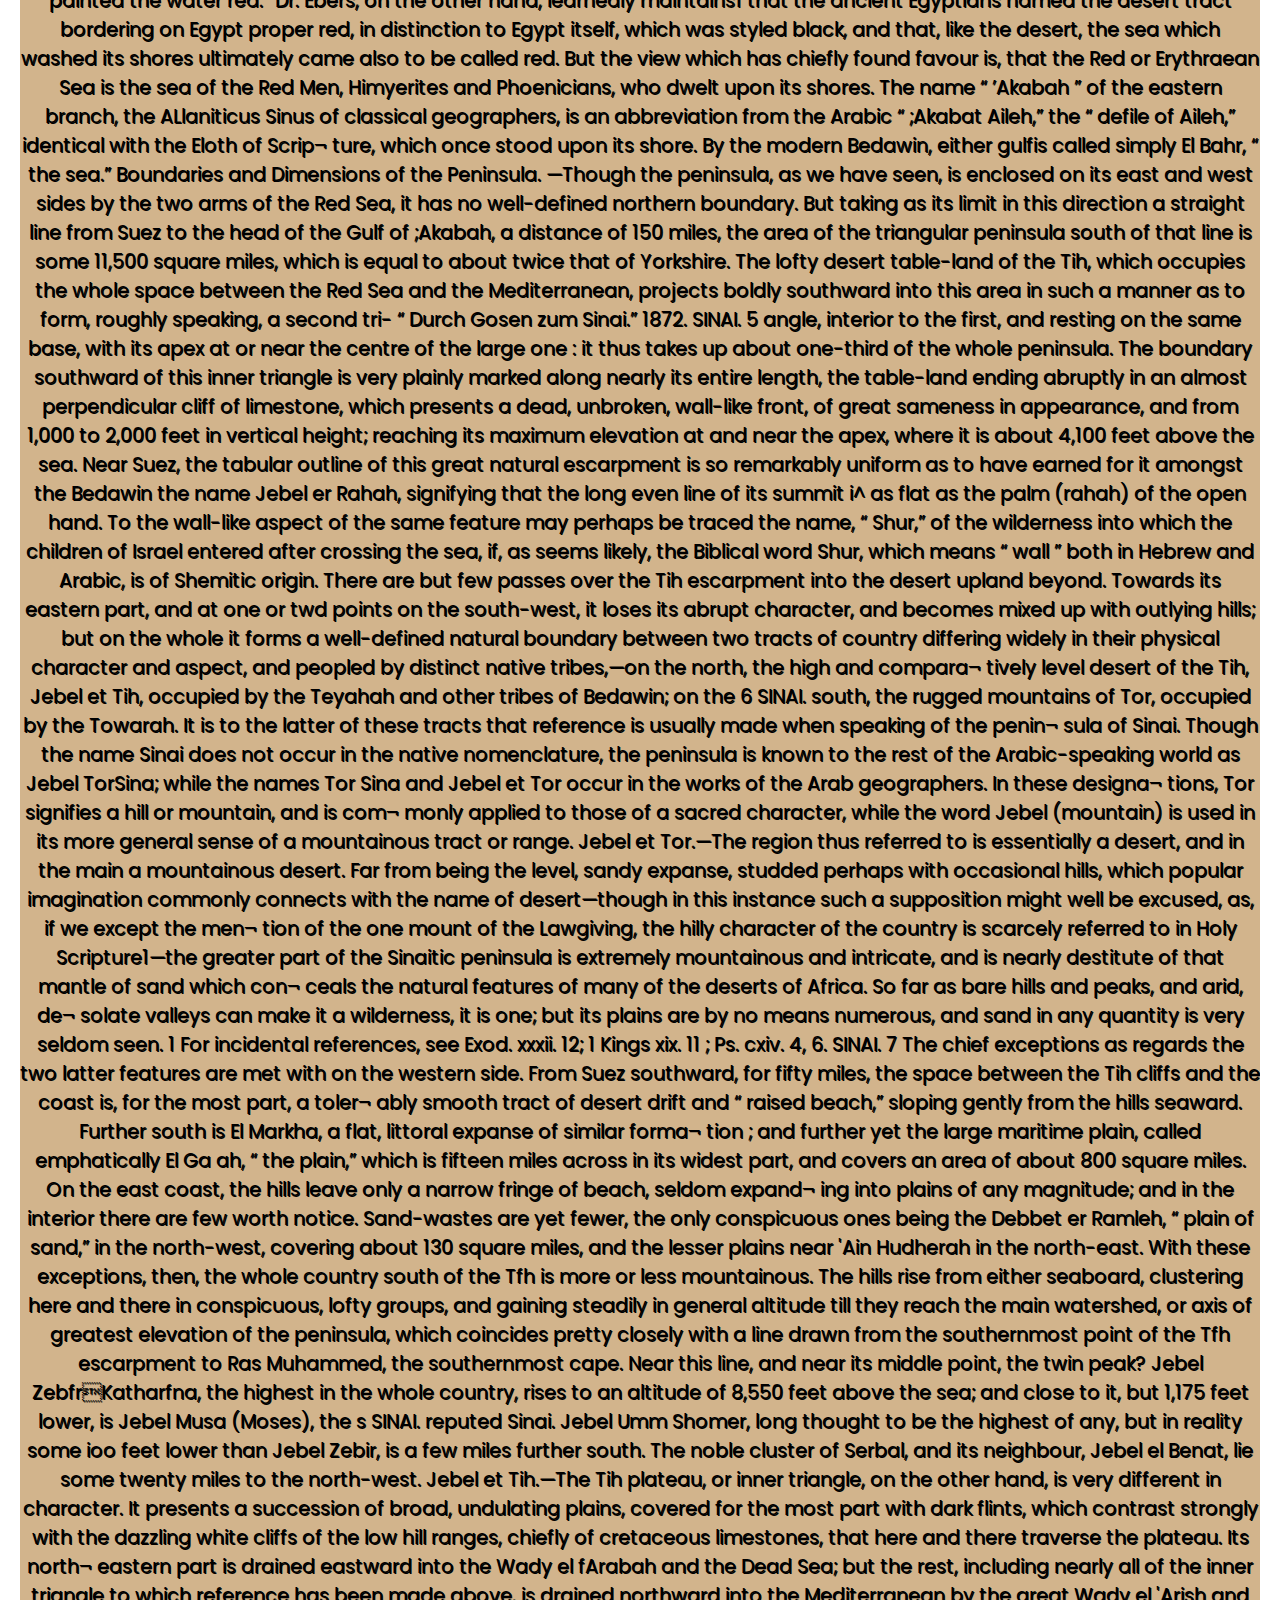
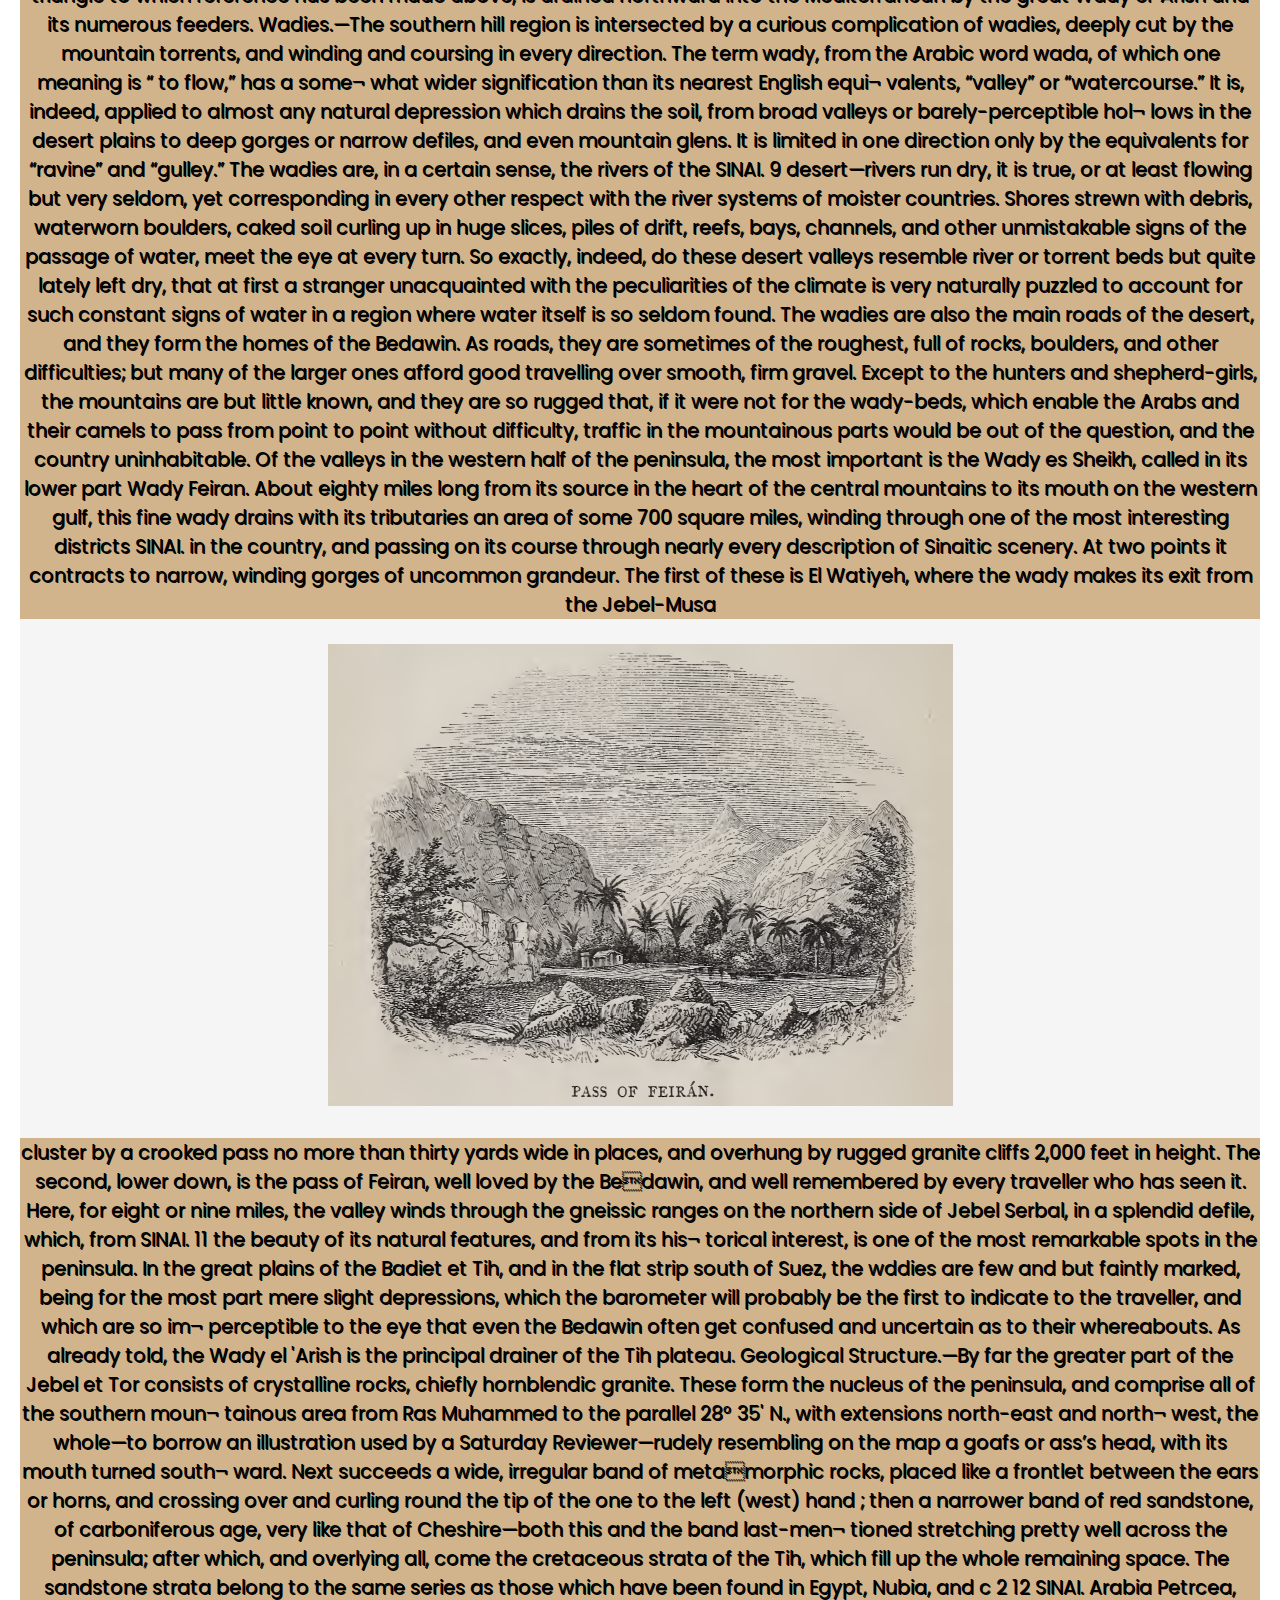
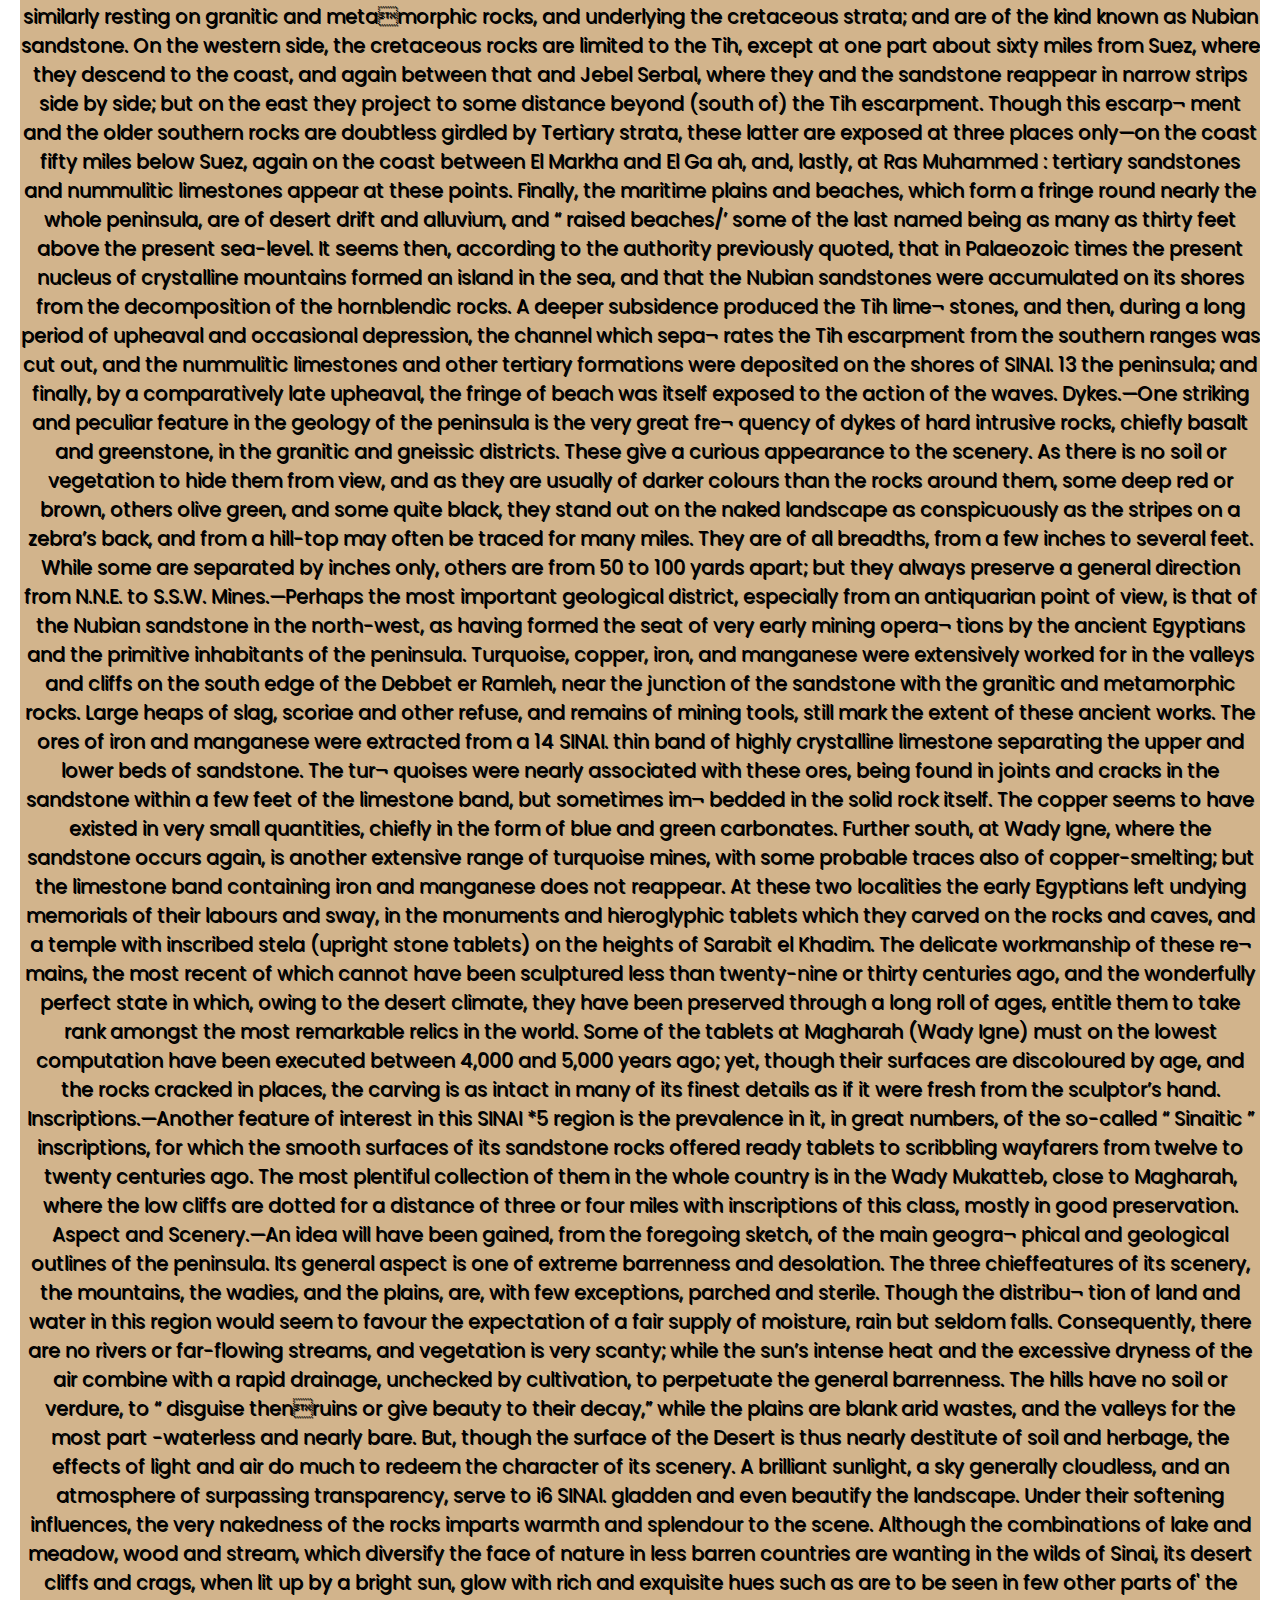
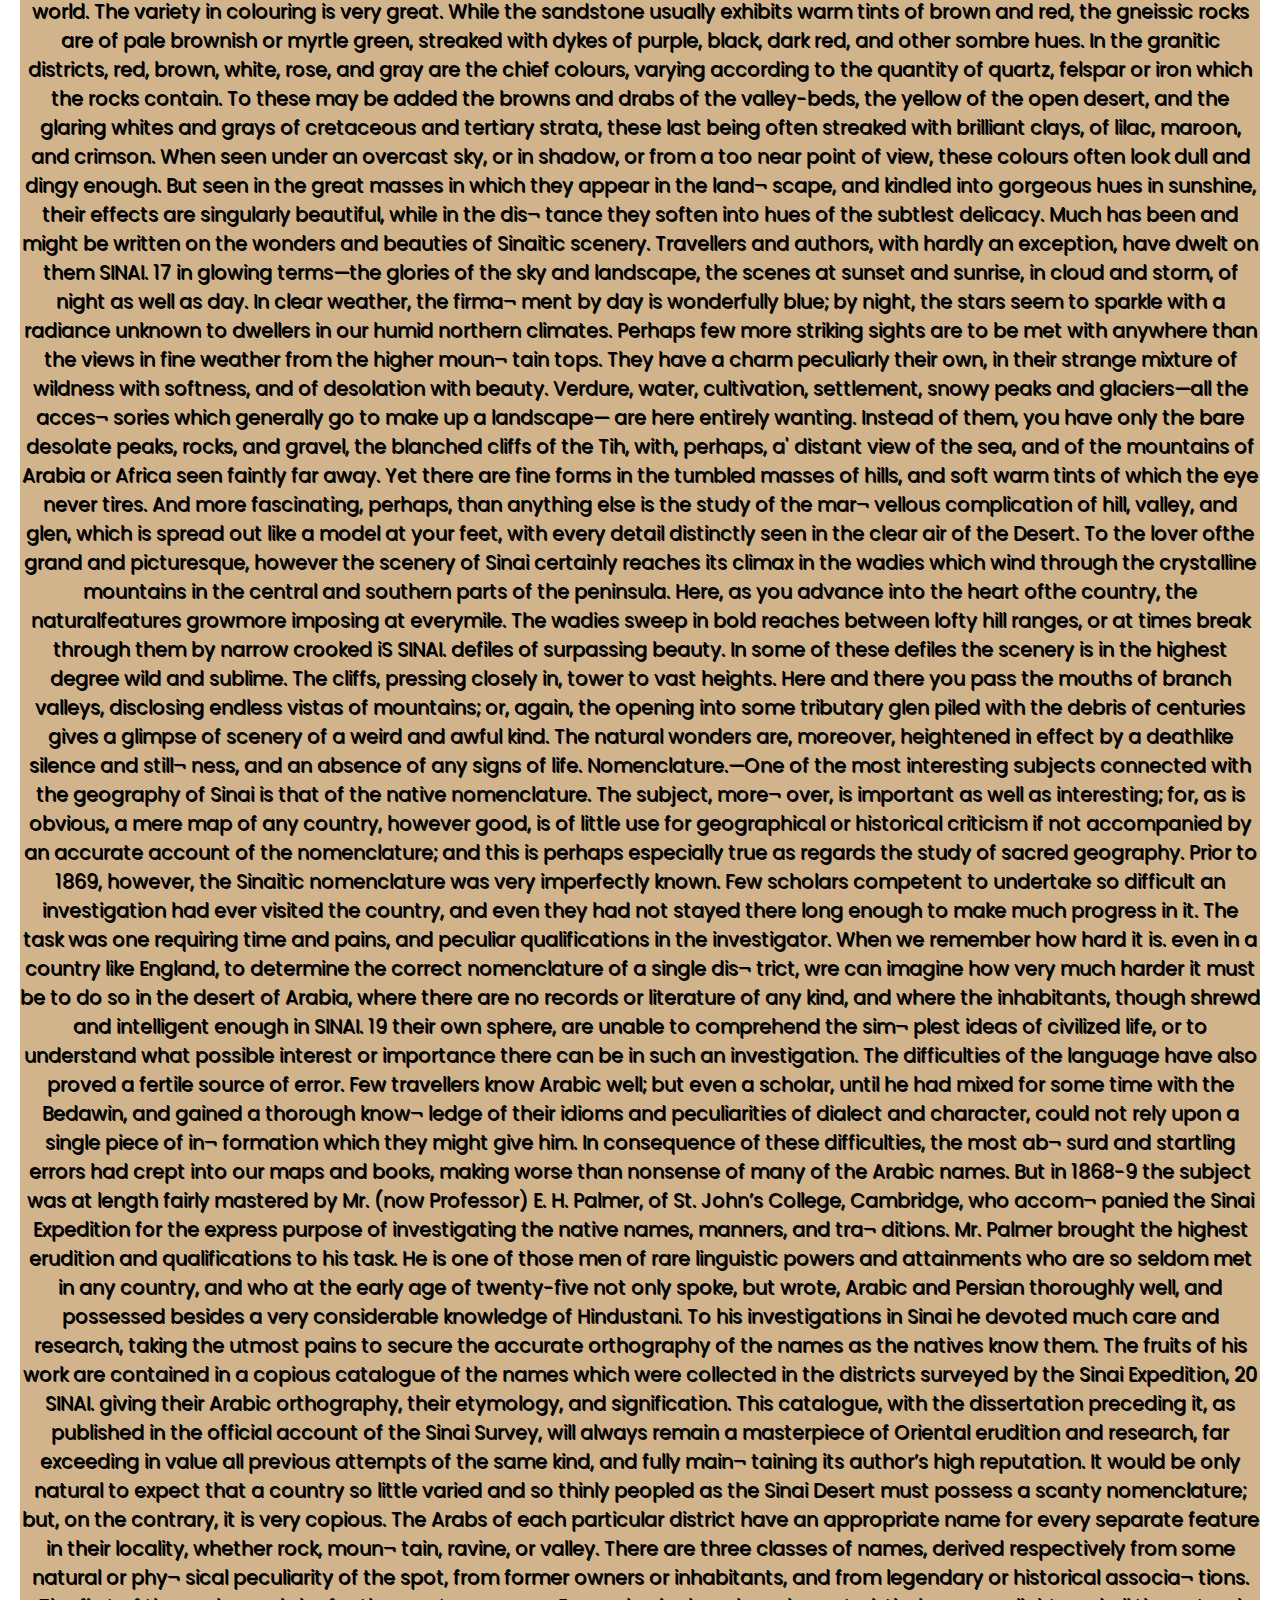
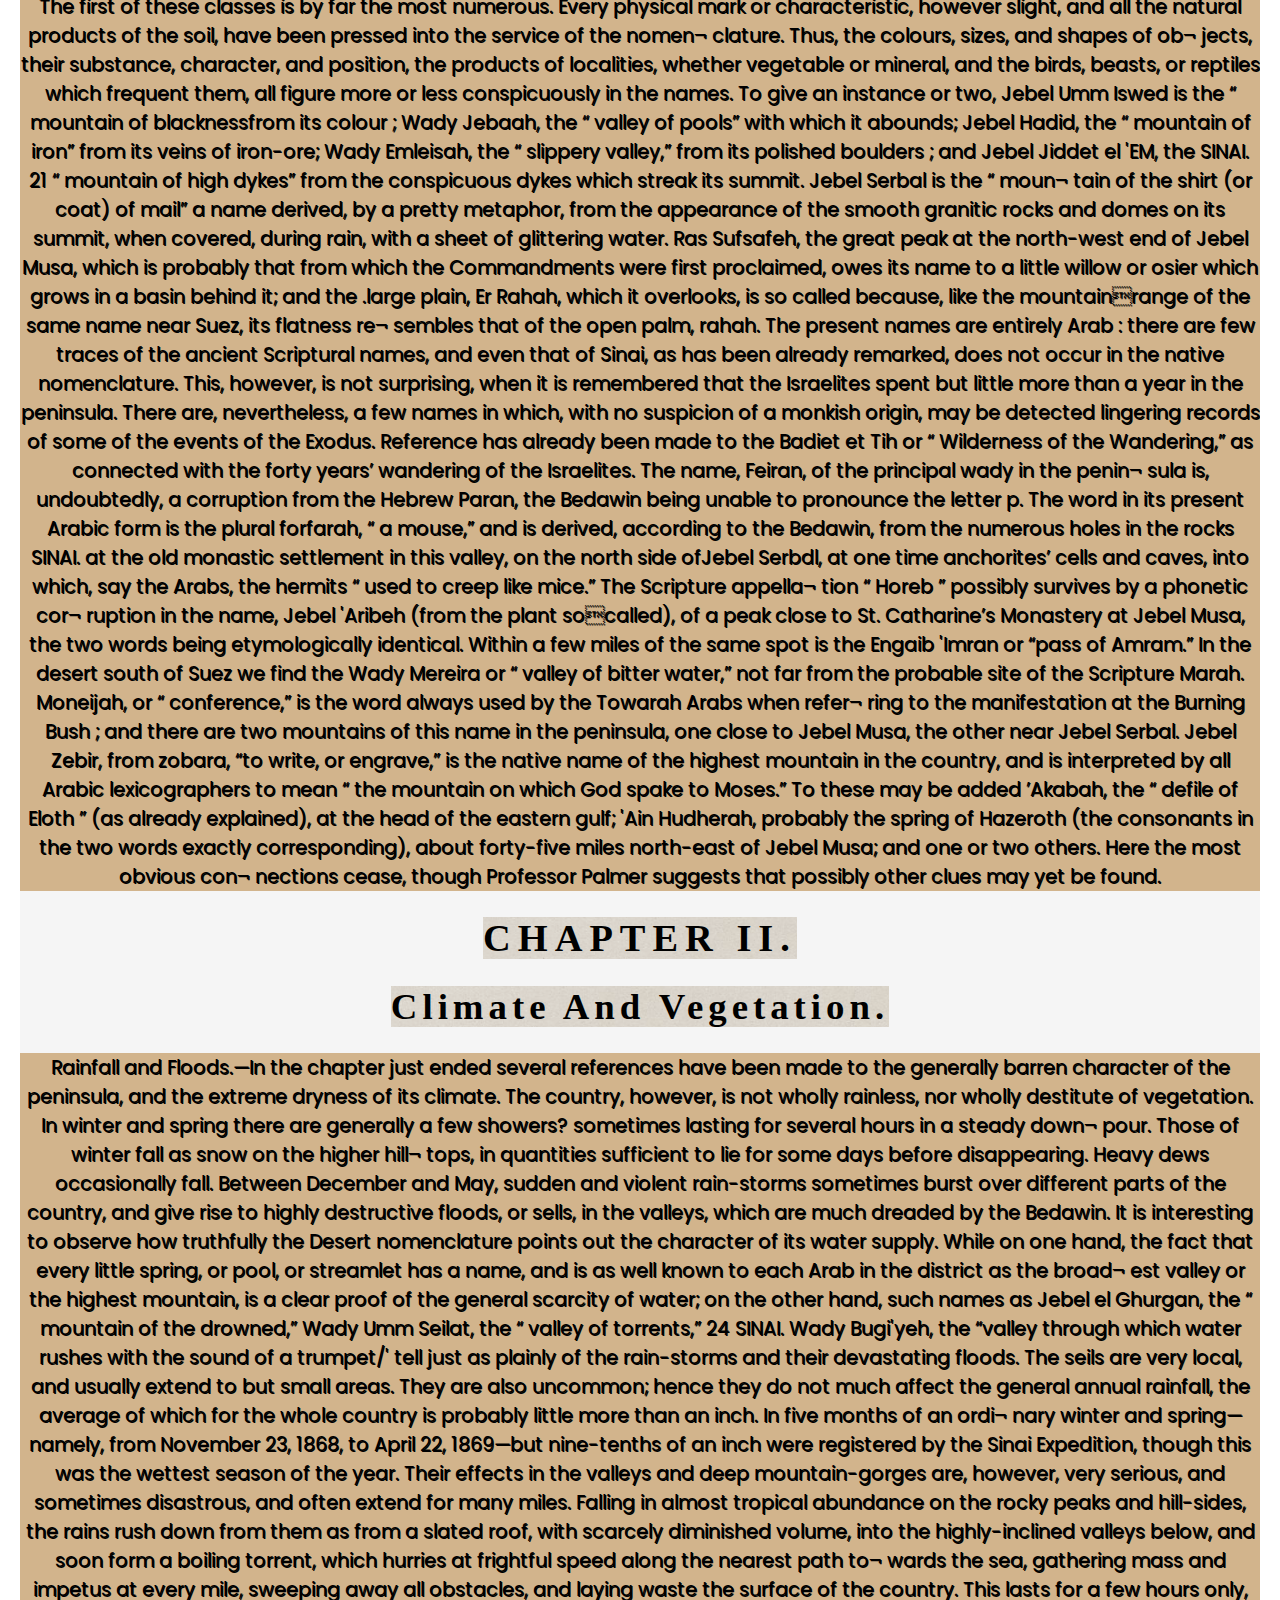
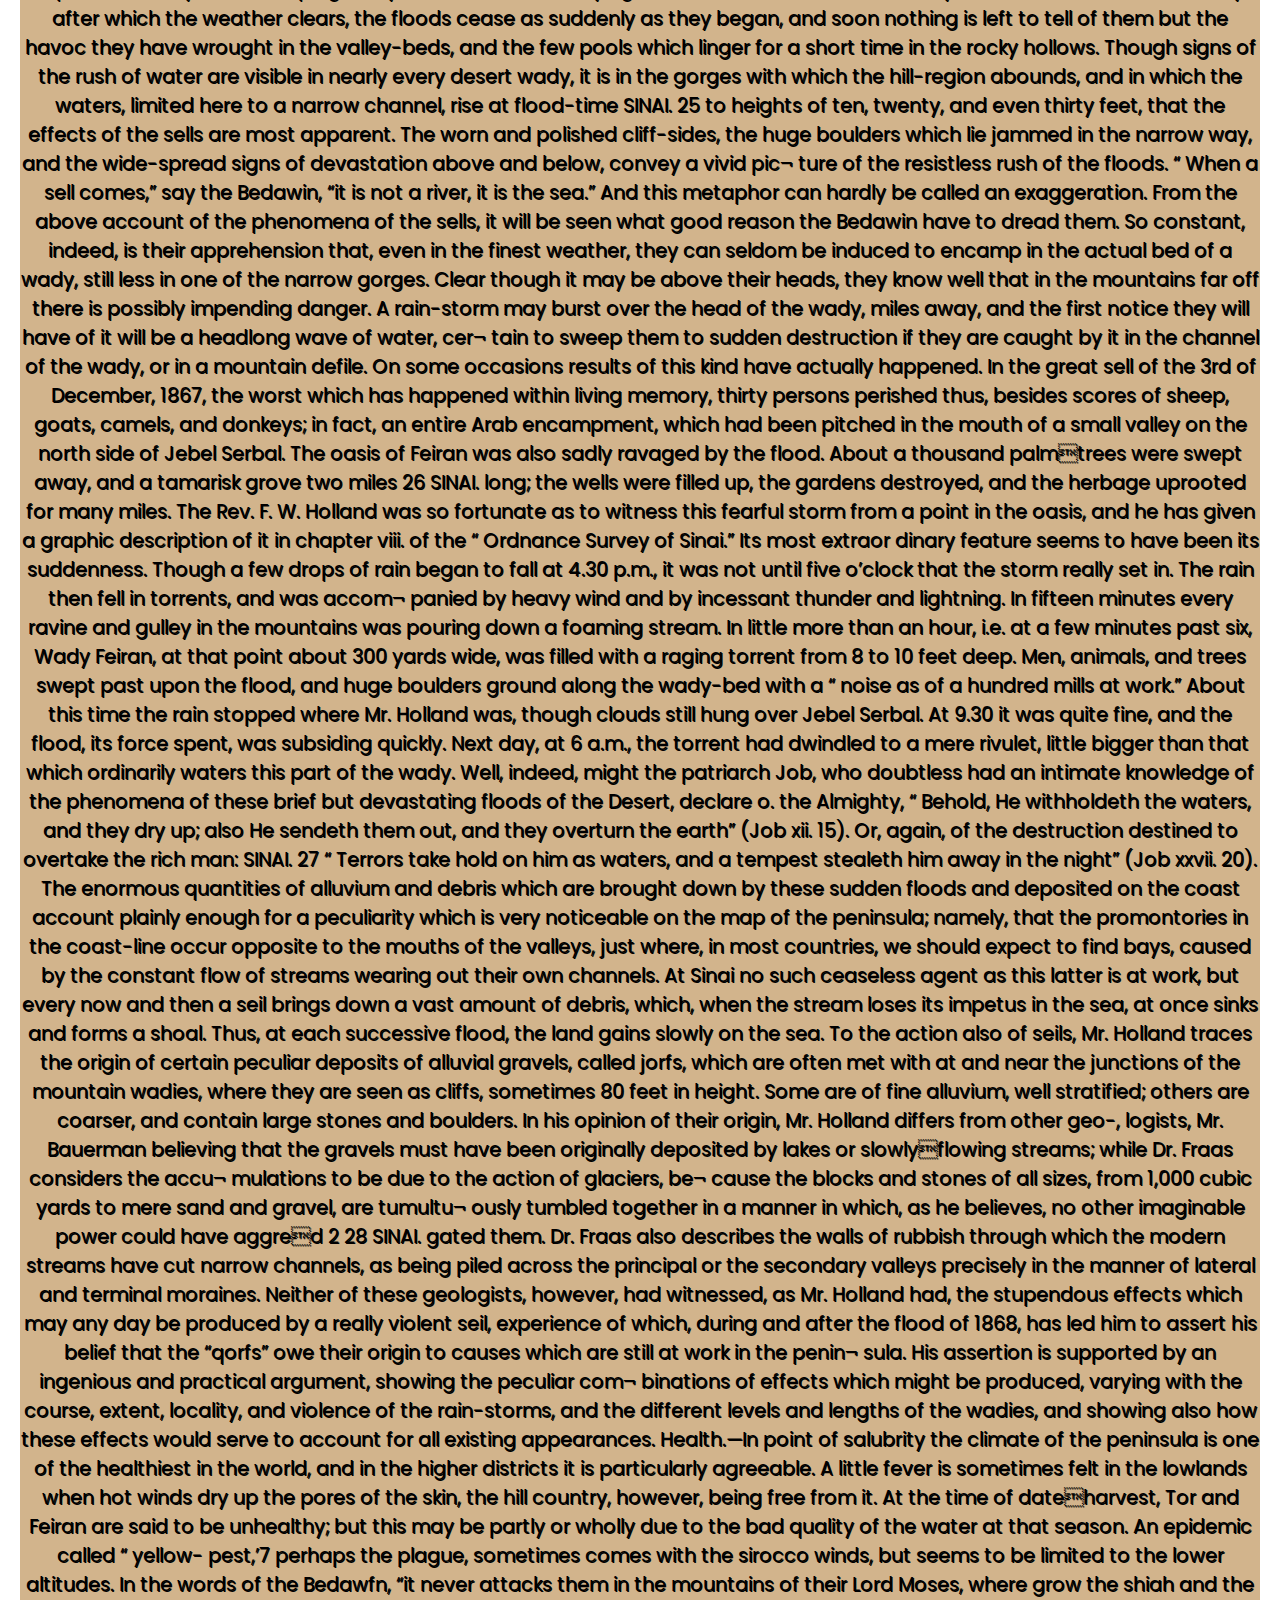
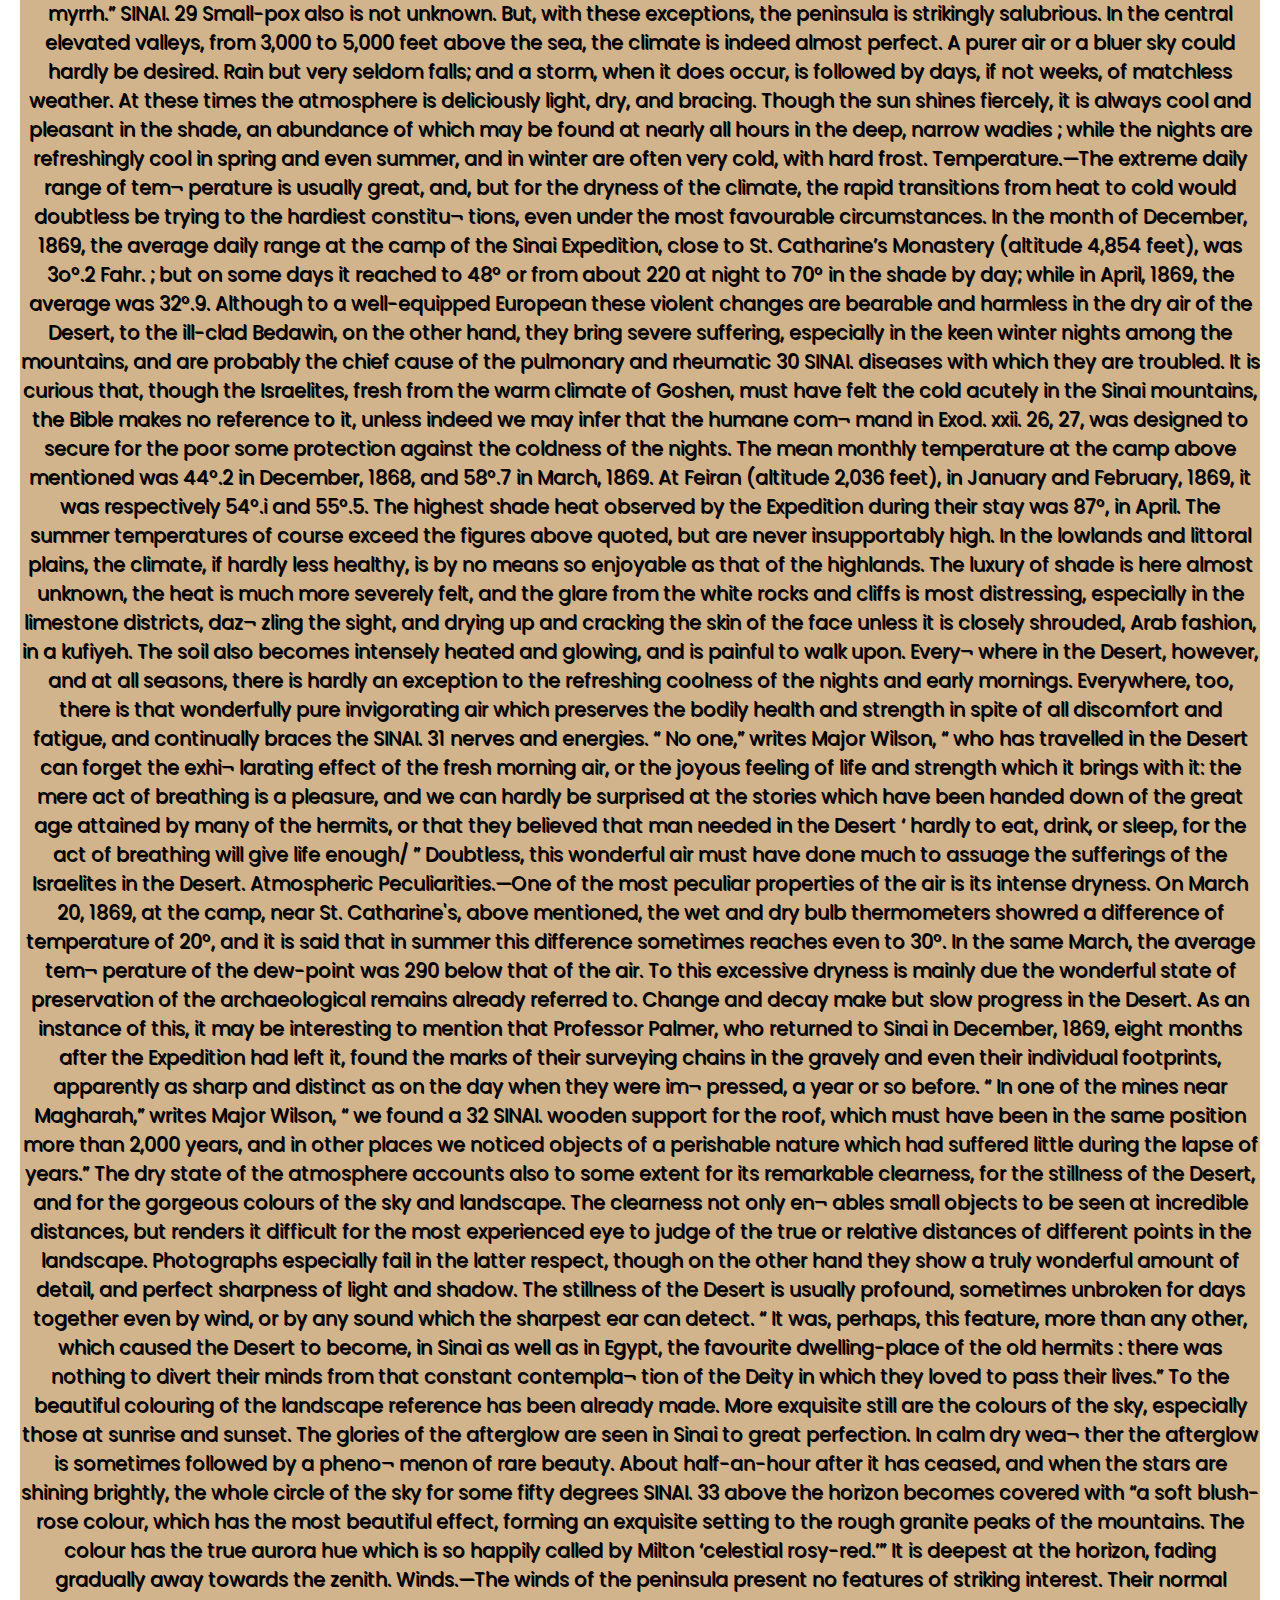
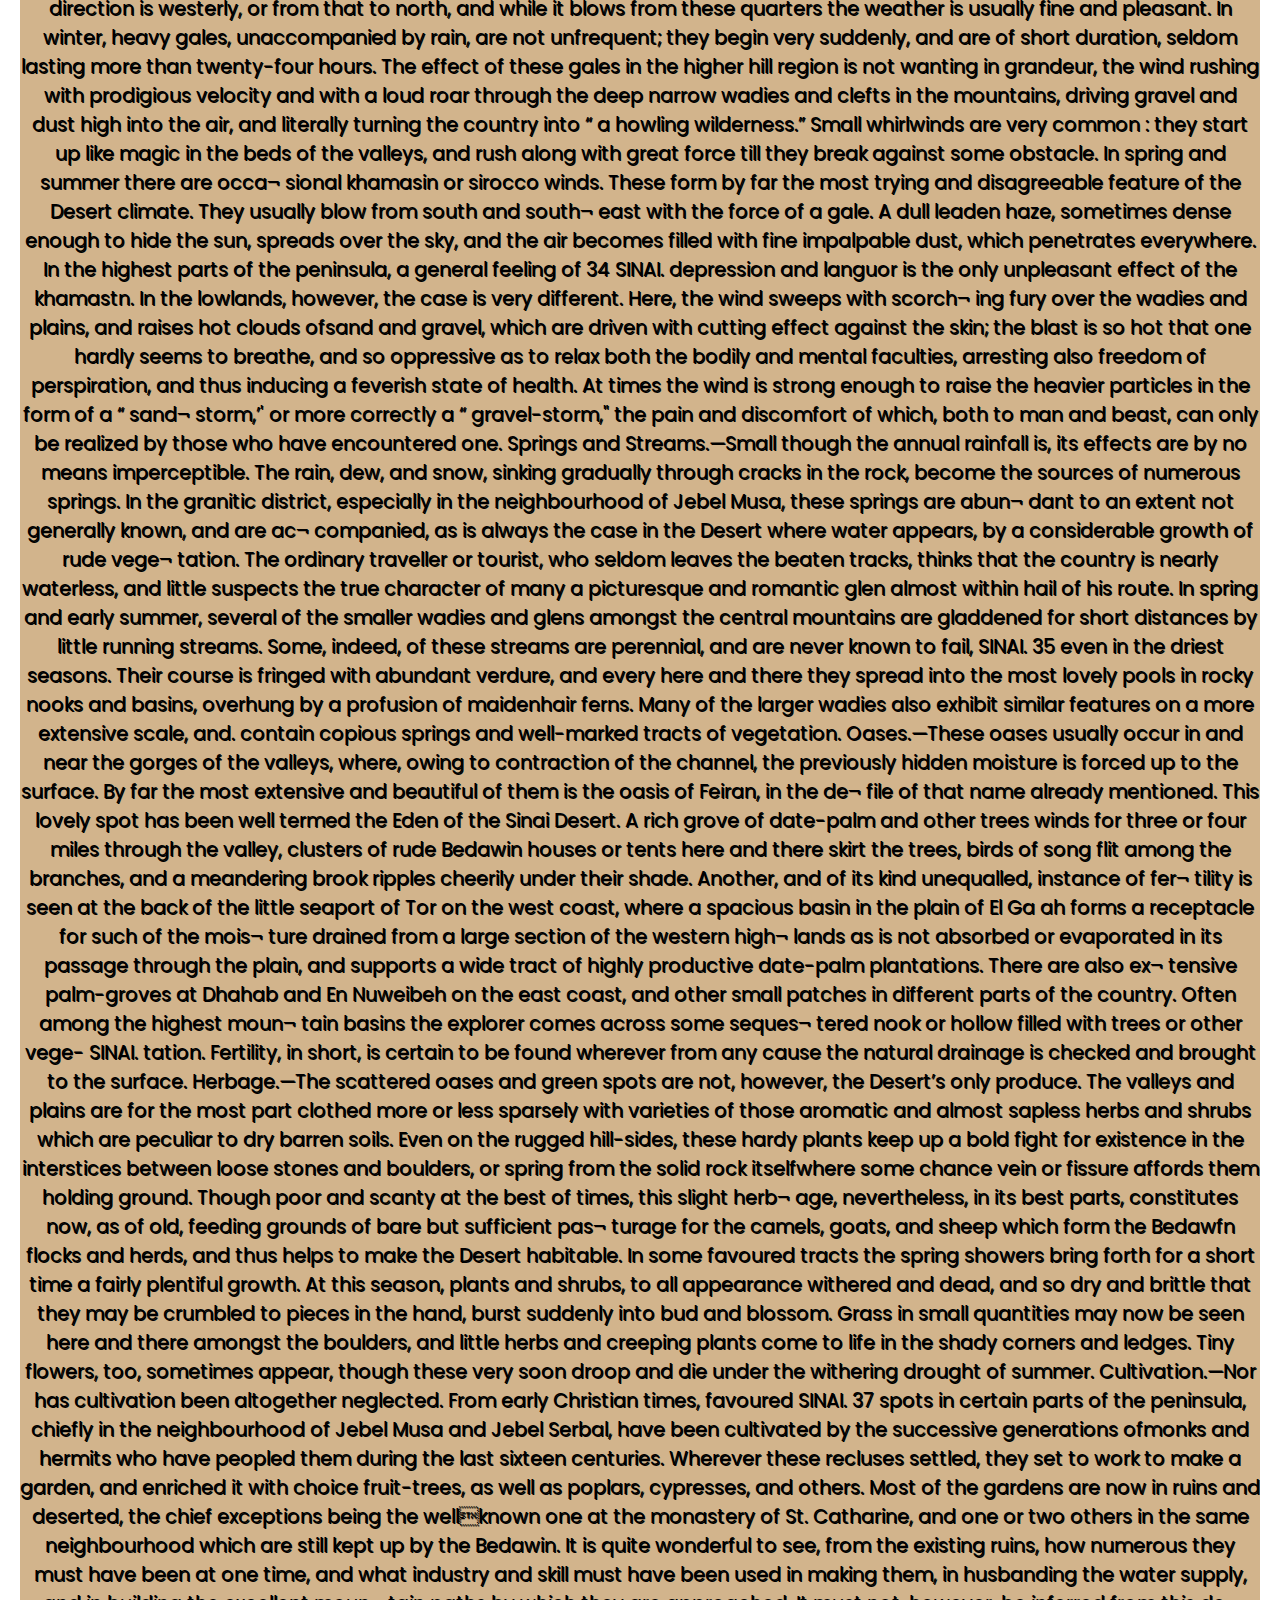
<file: History.html>
<!DOCTYPE html>
<html lang="en">
<head>
    <meta charset="UTF-8">
    <meta content="Sinai Peninsuela Website" name="description">
    <meta content="Sinai, Sinai Peninsuela, Egypt, Turquoise Land, Biau, Taba,
        Dahab, Sharm El-Sheikh, El Tor, Nuweibaa, Saint Catherine, Ras Sedr, Ras Abu Rudeis, Nekhel,
        Abu Zenima, Arish, Rafah, Sheikh Zuweid, Bir El Abd, Travel Guide, Trip" name="keywords">
    <meta content="Ahmed Hassan" name="author">
    <meta content="width=device-width, initial-scale=1.0" name="viewport">
    <title>Sinai</title>
    <link href="Pics/icons8-safari-48.png" rel="icon">
    <link href="https://cdnjs.cloudflare.com/ajax/libs/font-awesome/6.2.0/css/all.min.css" rel="stylesheet">
    <link href="style.css" rel="stylesheet">
</head>

<body>

<header>
    <div class="header-logo">
        <a class="website-name" href="Index.html">Sinai Peninsula</a>
    </div>
    <img alt="Logo" class="logo" src="Pics/3196015c-38bf-4b80-9dfa-d7bb91cfb0a4-removebg-preview.png">
    <nav class="navigation">
        <a href="Search.html">Search</a>
        <a href="Destinations.html">Destinations</a>
        <a href="LatestNewsV2.html">Latest News</a>
        <a href="Our%20Team.html">Our Team</a>
        <a href="History.html">History</a>
        <a href="Contact%20Us.html">Contact Us</a>
    </nav>
</header>

<section class="ancient-history">
    <div class="title-page" id="title-page">
        <h2>ANCIENT HISTORY FROM THE MONUMENTS,</h2>
        <hr/>
        <br>
        <br>
        <h1>sinai.</h1>
        <br>
        <h3>from the fourth egyptian dynasty to the present day.</h3>
    </div>
    <div class="content">
        <div class="story-card">
            <div class="tour-picture">
                <img alt="Sinai-Map"
                     src="Pics/iiif-service_gmd_gmd3m_g3201m_g3201cm_gct00279_cs000009a-full-pct_12.5-0-default.jpg">
            </div>
            <br>
            <div class="story-card-info">
                <span class="chapter-number" id="chapter-1">chapter I.</span>
                <br>
                <br>
                <span class="chapter-title">description of the country.</span>
                <br>
                <br>
                <p class="picture-story">
                    The Red Sea is divided at its northern end into two
                    arms of unequal length. The eastern and shorter
                    of these is the Gulf of ;Akabah; the western and
                    longer one the Gulf of Suez ; and the triangular pro¬
                    montory which lies between them—its apex turned
                    southward, and its eastern and western sides mea¬
                    suring about 133 and 186 miles respectively—is that
                    known as the Peninsula of Sinai.
                    In very early times, as now in our own, the Red
                    Sea was a main thoroughfare of maritime traffic be¬
                    tween the East and West. Besides the trade of
                    Arabs and Phoenicians, it carried that of Egypt,
                    probably the greatest of any in the ancient world.
                    This traffic gave a special importance to the western
                    gulf, from the head of which—then several miles
                    further to the north than it is now—it passed west¬
                    ward to the Nile by an ancient canal of Pharaonic
                    origin, and was thus distributed over Egypt. The
                    same gulf, or its former northerly extension, was un¬
                    doubtedly the “ tongue of the Egyptian Sea,” referred
                    SINAI.
                    to by Isaiah (xi. 15). It was no less certainly the
                    scene of the passage of the sea by the Israelites.
                    Nor is the eastern gulf without its historical asso¬
                    ciations. It was at or near its ancient head that
                    Solomon built that “ navy of ships in Ezion-geber,
                    which is beside Eloth, on the shore of the Red Sea,”
                    which afterwards sailed to Ophir for gold (1 Kings
                    ix. 26, 28); and that, eighty years later, the “ ships
                    of Tharshish,” built by Jehoshaphat for the same pur¬
                    pose, “went not,” because they were “broken at
                    Ezion-geber ” (1 Kings xxii. 48)—shipwrecked as they
                    very well might be in this stormy and dangerous sea,
                    especially when manned by the inexperienced servants
                    of the king.
                    On and near the shores of these two gulfs, and
                    in the area embraced between them, are to be found
                    the sites of many of the most noteworthy events in
                    early Biblical history. Comparative geographers, with
                    hardly an exception, concur in placing Mount Sinai at
                    some point or other in the peninsula which now bears
                    its name. In the same neighbourhood we must look
                    for Marah, Elim, the Wilderness of Sin, Rephidim,
                    Horeb, Kibroth-Hattaavah, Hazeroth, and other sites
                    of the Exodus. On the north stretches the Badiet et
                    Tih, or Desert ofthe Wandering, commonly identified,
                    at least as regards its eastern part, with that of the
                    Forty Years7 Wandering. To the north-west are ancient
                    Goshen and Rameses, Succoth, Pihahiroth, Etham,
                    and Shur; to the north-east, Edom, Midian, and the
                    country proper of the x4malekites; and beyond these
                    a host of places familiar by name to every Old Testa¬
                    ment reader. In short, the whole region, both sea
                    SINAI. 3
                    and land, about the northern part of the Red Sea is
                    full of historical and antiquarian interest.
                    The Red Sea.—In the Bible, the sea of the Exodus
                    is frequently called by the Hebrew word yem, signi¬
                    fying simply “ the sea,” but more often yem sfif the
                    “ sea of suf” and in many passages by a name ren¬
                    dered “ Red Sea ” in the authorized version. In the
                    LXX. it is generally the Red Sea, ij epvOpu OdXavaa. By
                    classical geographers, while the Red Sea proper, though
                    forming part of the great Erythraean or Red Sea, was
                    styled the Arabian Gulf, its western arm, the modern
                    Gulf of Suez, was called the Herodpoliticus Sinus, from
                    the town of Heroopolis, which once stood near its
                    head. In Arabic, the same arm is sometimes called
                    Bahr el Kolzum (Clysma), from ancient Clysma, near
                    the site of the present Suez, and sometimes Bahr suf
                    the “ sea of suf.”
                    The meaning of the Hebrew suf has given rise to
                    a good deal of discussion. Its real signification ap¬
                    pears to be a “ seaweed resembling wool.” The
                    Arabic meaning also ofsuf is “ wool ” ; and it seems
                    likely that in the woolly seaweed with which the shores
                    of the whole sea abound lies the source of the names
                    Yem sup and Bahr suf
                    Possibly, also, the red colour of the same weed may
                    have given rise to the appellation “ Red Sea.” The
                    true origin of this name has, however, like that of suf
                    been a subject of much speculation. Early writers
                    variously attributed it to red coral, red hills and
                    plains, red wood, red birds (storks), and red water.
                    “ Raphael,” says Tischendorf, “ in one of his early
                    works, the ‘ Passage of the Israelites through the Red
                    4
                    SINAI.
                    Sea/ actually painted the water red.” Dr. Ebers, on
                    the other hand, learnedly maintains1 that the ancient
                    Egyptians named the desert tract bordering on Egypt
                    proper red, in distinction to Egypt itself, which was
                    styled black, and that, like the desert, the sea which
                    washed its shores ultimately came also to be called
                    red. But the view which has chiefly found favour is,
                    that the Red or Erythraean Sea is the sea of the Red
                    Men, Himyerites and Phoenicians, who dwelt upon
                    its shores.
                    The name “ ’Akabah ” of the eastern branch, the
                    ALlaniticus Sinus of classical geographers, is an
                    abbreviation from the Arabic “ ;Akabat Aileh,” the
                    “ defile of Aileh,” identical with the Eloth of Scrip¬
                    ture, which once stood upon its shore. By the
                    modern Bedawin, either gulfis called simply El Bahr,
                    “ the sea.”
                    Boundaries and Dimensions of the Peninsula.
                    —Though the peninsula, as we have seen, is enclosed
                    on its east and west sides by the two arms of the Red
                    Sea, it has no well-defined northern boundary. But
                    taking as its limit in this direction a straight line from
                    Suez to the head of the Gulf of ;Akabah, a distance of
                    150 miles, the area of the triangular peninsula south
                    of that line is some 11,500 square miles, which is
                    equal to about twice that of Yorkshire. The lofty
                    desert table-land of the Tih, which occupies the whole
                    space between the Red Sea and the Mediterranean,
                    projects boldly southward into this area in such a
                    manner as to form, roughly speaking, a second tri-
                    “ Durch Gosen zum Sinai.” 1872.
                    SINAI. 5
                    angle, interior to the first, and resting on the same
                    base, with its apex at or near the centre of the large
                    one : it thus takes up about one-third of the whole
                    peninsula. The boundary southward of this inner
                    triangle is very plainly marked along nearly its entire
                    length, the table-land ending abruptly in an almost
                    perpendicular cliff of limestone, which presents a
                    dead, unbroken, wall-like front, of great sameness in
                    appearance, and from 1,000 to 2,000 feet in vertical
                    height; reaching its maximum elevation at and near
                    the apex, where it is about 4,100 feet above the sea.
                    Near Suez, the tabular outline of this great natural
                    escarpment is so remarkably uniform as to have
                    earned for it amongst the Bedawin the name Jebel er
                    Rahah, signifying that the long even line of its summit
                    i^ as flat as the palm (rahah) of the open hand. To
                    the wall-like aspect of the same feature may perhaps
                    be traced the name, “ Shur,” of the wilderness into
                    which the children of Israel entered after crossing the
                    sea, if, as seems likely, the Biblical word Shur, which
                    means “ wall ” both in Hebrew and Arabic, is of
                    Shemitic origin. There are but few passes over the
                    Tih escarpment into the desert upland beyond.
                    Towards its eastern part, and at one or twd points
                    on the south-west, it loses its abrupt character,
                    and becomes mixed up with outlying hills; but
                    on the whole it forms a well-defined natural boundary
                    between two tracts of country differing widely in their
                    physical character and aspect, and peopled by distinct
                    native tribes,—on the north, the high and compara¬
                    tively level desert of the Tih, Jebel et Tih, occupied
                    by the Teyahah and other tribes of Bedawin; on the
                    6 SINAI.
                    south, the rugged mountains of Tor, occupied by
                    the Towarah. It is to the latter of these tracts that
                    reference is usually made when speaking of the penin¬
                    sula of Sinai.
                    Though the name Sinai does not occur in the native
                    nomenclature, the peninsula is known to the rest of
                    the Arabic-speaking world as Jebel TorSina; while
                    the names Tor Sina and Jebel et Tor occur in the
                    works of the Arab geographers. In these designa¬
                    tions, Tor signifies a hill or mountain, and is com¬
                    monly applied to those of a sacred character, while
                    the word Jebel (mountain) is used in its more general
                    sense of a mountainous tract or range.
                    Jebel et Tor.—The region thus referred to is
                    essentially a desert, and in the main a mountainous
                    desert. Far from being the level, sandy expanse,
                    studded perhaps with occasional hills, which popular
                    imagination commonly connects with the name of
                    desert—though in this instance such a supposition
                    might well be excused, as, if we except the men¬
                    tion of the one mount of the Lawgiving, the hilly
                    character of the country is scarcely referred to in
                    Holy Scripture1—the greater part of the Sinaitic
                    peninsula is extremely mountainous and intricate, and
                    is nearly destitute of that mantle of sand which con¬
                    ceals the natural features of many of the deserts of
                    Africa. So far as bare hills and peaks, and arid, de¬
                    solate valleys can make it a wilderness, it is one; but
                    its plains are by no means numerous, and sand in
                    any quantity is very seldom seen.
                    1 For incidental references, see Exod. xxxii. 12; 1 Kings
                    xix. 11 ; Ps. cxiv. 4, 6.
                    SINAI. 7
                    The chief exceptions as regards the two latter
                    features are met with on the western side. From
                    Suez southward, for fifty miles, the space between the
                    Tih cliffs and the coast is, for the most part, a toler¬
                    ably smooth tract of desert drift and “ raised beach,”
                    sloping gently from the hills seaward. Further south
                    is El Markha, a flat, littoral expanse of similar forma¬
                    tion ; and further yet the large maritime plain, called
                    emphatically El Ga ah, “ the plain,” which is fifteen
                    miles across in its widest part, and covers an area of
                    about 800 square miles. On the east coast, the hills
                    leave only a narrow fringe of beach, seldom expand¬
                    ing into plains of any magnitude; and in the interior
                    there are few worth notice.
                    Sand-wastes are yet fewer, the only conspicuous
                    ones being the Debbet er Ramleh, “ plain of sand,”
                    in the north-west, covering about 130 square miles,
                    and the lesser plains near 'Ain Hudherah in the
                    north-east.
                    With these exceptions, then, the whole country
                    south of the Tfh is more or less mountainous. The
                    hills rise from either seaboard, clustering here and
                    there in conspicuous, lofty groups, and gaining steadily
                    in general altitude till they reach the main watershed,
                    or axis of greatest elevation of the peninsula, which
                    coincides pretty closely with a line drawn from the
                    southernmost point of the Tfh escarpment to Ras
                    Muhammed, the southernmost cape. Near this line,
                    and near its middle point, the twin peak? Jebel ZebfrKatharfna, the highest in the whole country,
                    rises to
                    an altitude of 8,550 feet above the sea; and close to
                    it, but 1,175 feet lower, is Jebel Musa (Moses), the
                    s SINAI.
                    reputed Sinai. Jebel Umm Shomer, long thought to
                    be the highest of any, but in reality some ioo feet
                    lower than Jebel Zebir, is a few miles further south.
                    The noble cluster of Serbal, and its neighbour, Jebel
                    el Benat, lie some twenty miles to the north-west.
                    Jebel et Tih.—The Tih plateau, or inner triangle,
                    on the other hand, is very different in character. It
                    presents a succession of broad, undulating plains,
                    covered for the most part with dark flints, which
                    contrast strongly with the dazzling white cliffs of the
                    low hill ranges, chiefly of cretaceous limestones,
                    that here and there traverse the plateau. Its north¬
                    eastern part is drained eastward into the Wady el
                    fArabah and the Dead Sea; but the rest, including
                    nearly all of the inner triangle to which reference has
                    been made above, is drained northward into the
                    Mediterranean by the great Wady el 'Arish and its
                    numerous feeders.
                    Wadies.—The southern hill region is intersected
                    by a curious complication of wadies, deeply cut by the
                    mountain torrents, and winding and coursing in every
                    direction. The term wady, from the Arabic word
                    wada, of which one meaning is “ to flow,” has a some¬
                    what wider signification than its nearest English equi¬
                    valents, “valley” or “watercourse.” It is, indeed,
                    applied to almost any natural depression which drains
                    the soil, from broad valleys or barely-perceptible hol¬
                    lows in the desert plains to deep gorges or narrow
                    defiles, and even mountain glens. It is limited in
                    one direction only by the equivalents for “ravine”
                    and “gulley.”
                    The wadies are, in a certain sense, the rivers of the
                    SINAI. 9
                    desert—rivers run dry, it is true, or at least flowing
                    but very seldom, yet corresponding in every other
                    respect with the river systems of moister countries.
                    Shores strewn with debris, waterworn boulders,
                    caked soil curling up in huge slices, piles of drift,
                    reefs, bays, channels, and other unmistakable signs
                    of the passage of water, meet the eye at every turn.
                    So exactly, indeed, do these desert valleys resemble
                    river or torrent beds but quite lately left dry, that at
                    first a stranger unacquainted with the peculiarities of
                    the climate is very naturally puzzled to account for
                    such constant signs of water in a region where water
                    itself is so seldom found.
                    The wadies are also the main roads of the desert,
                    and they form the homes of the Bedawin. As roads,
                    they are sometimes of the roughest, full of rocks,
                    boulders, and other difficulties; but many of the
                    larger ones afford good travelling over smooth, firm
                    gravel. Except to the hunters and shepherd-girls,
                    the mountains are but little known, and they are so
                    rugged that, if it were not for the wady-beds, which
                    enable the Arabs and their camels to pass from point
                    to point without difficulty, traffic in the mountainous
                    parts would be out of the question, and the country
                    uninhabitable.
                    Of the valleys in the western half of the peninsula,
                    the most important is the Wady es Sheikh, called in
                    its lower part Wady Feiran. About eighty miles long
                    from its source in the heart of the central mountains
                    to its mouth on the western gulf, this fine wady drains
                    with its tributaries an area of some 700 square miles,
                    winding through one of the most interesting districts
                    SINAI.
                    in the country, and passing on its course through
                    nearly every description of Sinaitic scenery. At
                    two points it contracts to narrow, winding gorges of
                    uncommon grandeur. The first of these is El Watiyeh,
                    where the wady makes its exit from the Jebel-Musa
                </p>
                <br>
                <img class="picture-card-pic" src="Pics/1.png" alt="1st">
                <br>
                <br>
                <p class="picture-story">
                    cluster by a crooked pass no more than thirty yards
                    wide in places, and overhung by rugged granite
                    cliffs 2,000 feet in height. The second, lower
                    down, is the pass of Feiran, well loved by the Bedawin, and well remembered by every traveller who
                    has seen it. Here, for eight or nine miles, the valley
                    winds through the gneissic ranges on the northern
                    side of Jebel Serbal, in a splendid defile, which, from
                    SINAI. 11
                    the beauty of its natural features, and from its his¬
                    torical interest, is one of the most remarkable spots
                    in the peninsula.
                    In the great plains of the Badiet et Tih, and in the
                    flat strip south of Suez, the wddies are few and but
                    faintly marked, being for the most part mere slight
                    depressions, which the barometer will probably be the
                    first to indicate to the traveller, and which are so im¬
                    perceptible to the eye that even the Bedawin often
                    get confused and uncertain as to their whereabouts.
                    As already told, the Wady el 'Arish is the principal
                    drainer of the Tih plateau.
                    Geological Structure.—By far the greater part
                    of the Jebel et Tor consists of crystalline rocks, chiefly
                    hornblendic granite. These form the nucleus of the
                    peninsula, and comprise all of the southern moun¬
                    tainous area from Ras Muhammed to the parallel
                    28° 35' N., with extensions north-east and north¬
                    west, the whole—to borrow an illustration used by
                    a Saturday Reviewer—rudely resembling on the map
                    a goafs or ass’s head, with its mouth turned south¬
                    ward. Next succeeds a wide, irregular band of metamorphic rocks, placed like a frontlet between the
                    ears
                    or horns, and crossing over and curling round the tip
                    of the one to the left (west) hand ; then a narrower
                    band of red sandstone, of carboniferous age, very like
                    that of Cheshire—both this and the band last-men¬
                    tioned stretching pretty well across the peninsula; after
                    which, and overlying all, come the cretaceous strata
                    of the Tih, which fill up the whole remaining space.
                    The sandstone strata belong to the same series as
                    those which have been found in Egypt, Nubia, and
                    c 2
                    12 SINAI.
                    Arabia Petrcea, similarly resting on granitic and metamorphic rocks, and underlying the cretaceous
                    strata;
                    and are of the kind known as Nubian sandstone. On
                    the western side, the cretaceous rocks are limited to
                    the Tih, except at one part about sixty miles from
                    Suez, where they descend to the coast, and again
                    between that and Jebel Serbal, where they and the
                    sandstone reappear in narrow strips side by side; but
                    on the east they project to some distance beyond
                    (south of) the Tih escarpment. Though this escarp¬
                    ment and the older southern rocks are doubtless
                    girdled by Tertiary strata, these latter are exposed at
                    three places only—on the coast fifty miles below Suez,
                    again on the coast between El Markha and El Ga ah,
                    and, lastly, at Ras Muhammed : tertiary sandstones
                    and nummulitic limestones appear at these points.
                    Finally, the maritime plains and beaches, which form a
                    fringe round nearly the whole peninsula, are of desert
                    drift and alluvium, and “ raised beaches/’ some of the
                    last named being as many as thirty feet above the
                    present sea-level.
                    It seems then, according to the authority previously
                    quoted, that in Palaeozoic times the present nucleus
                    of crystalline mountains formed an island in the sea,
                    and that the Nubian sandstones were accumulated on
                    its shores from the decomposition of the hornblendic
                    rocks. A deeper subsidence produced the Tih lime¬
                    stones, and then, during a long period of upheaval
                    and occasional depression, the channel which sepa¬
                    rates the Tih escarpment from the southern ranges
                    was cut out, and the nummulitic limestones and other
                    tertiary formations were deposited on the shores of
                    SINAI. 13
                    the peninsula; and finally, by a comparatively late
                    upheaval, the fringe of beach was itself exposed to
                    the action of the waves.
                    Dykes.—One striking and peculiar feature in
                    the geology of the peninsula is the very great fre¬
                    quency of dykes of hard intrusive rocks, chiefly basalt
                    and greenstone, in the granitic and gneissic districts.
                    These give a curious appearance to the scenery. As
                    there is no soil or vegetation to hide them from
                    view, and as they are usually of darker colours than
                    the rocks around them, some deep red or brown,
                    others olive green, and some quite black, they stand
                    out on the naked landscape as conspicuously as the
                    stripes on a zebra’s back, and from a hill-top may
                    often be traced for many miles. They are of all
                    breadths, from a few inches to several feet. While
                    some are separated by inches only, others are from
                    50 to 100 yards apart; but they always preserve a
                    general direction from N.N.E. to S.S.W.
                    Mines.—Perhaps the most important geological
                    district, especially from an antiquarian point of view,
                    is that of the Nubian sandstone in the north-west, as
                    having formed the seat of very early mining opera¬
                    tions by the ancient Egyptians and the primitive
                    inhabitants of the peninsula. Turquoise, copper, iron,
                    and manganese were extensively worked for in the
                    valleys and cliffs on the south edge of the Debbet er
                    Ramleh, near the junction of the sandstone with the
                    granitic and metamorphic rocks. Large heaps of
                    slag, scoriae and other refuse, and remains of mining
                    tools, still mark the extent of these ancient works. The
                    ores of iron and manganese were extracted from a
                    14 SINAI.
                    thin band of highly crystalline limestone separating
                    the upper and lower beds of sandstone. The tur¬
                    quoises were nearly associated with these ores, being
                    found in joints and cracks in the sandstone within a
                    few feet of the limestone band, but sometimes im¬
                    bedded in the solid rock itself. The copper seems to
                    have existed in very small quantities, chiefly in the
                    form of blue and green carbonates. Further south, at
                    Wady Igne, where the sandstone occurs again, is
                    another extensive range of turquoise mines, with some
                    probable traces also of copper-smelting; but the
                    limestone band containing iron and manganese does
                    not reappear.
                    At these two localities the early Egyptians left
                    undying memorials of their labours and sway, in the
                    monuments and hieroglyphic tablets which they carved
                    on the rocks and caves, and a temple with inscribed
                    stela (upright stone tablets) on the heights of Sarabit
                    el Khadim. The delicate workmanship of these re¬
                    mains, the most recent of which cannot have been
                    sculptured less than twenty-nine or thirty centuries ago,
                    and the wonderfully perfect state in which, owing to the
                    desert climate, they have been preserved through a
                    long roll of ages, entitle them to take rank amongst
                    the most remarkable relics in the world. Some of
                    the tablets at Magharah (Wady Igne) must on the
                    lowest computation have been executed between
                    4,000 and 5,000 years ago; yet, though their surfaces
                    are discoloured by age, and the rocks cracked in
                    places, the carving is as intact in many of its finest
                    details as if it were fresh from the sculptor’s hand.
                    Inscriptions.—Another feature of interest in this
                    SINAI *5
                    region is the prevalence in it, in great numbers, of
                    the so-called “ Sinaitic ” inscriptions, for which the
                    smooth surfaces of its sandstone rocks offered ready
                    tablets to scribbling wayfarers from twelve to twenty
                    centuries ago. The most plentiful collection of them
                    in the whole country is in the Wady Mukatteb, close
                    to Magharah, where the low cliffs are dotted for a
                    distance of three or four miles with inscriptions of
                    this class, mostly in good preservation.
                    Aspect and Scenery.—An idea will have been
                    gained, from the foregoing sketch, of the main geogra¬
                    phical and geological outlines of the peninsula. Its
                    general aspect is one of extreme barrenness and
                    desolation. The three chieffeatures of its scenery, the
                    mountains, the wadies, and the plains, are, with few
                    exceptions, parched and sterile. Though the distribu¬
                    tion of land and water in this region would seem to
                    favour the expectation of a fair supply of moisture, rain
                    but seldom falls. Consequently, there are no rivers or
                    far-flowing streams, and vegetation is very scanty;
                    while the sun’s intense heat and the excessive dryness
                    of the air combine with a rapid drainage, unchecked
                    by cultivation, to perpetuate the general barrenness.
                    The hills have no soil or verdure, to “ disguise thenruins or give beauty to their decay,” while
                    the plains
                    are blank arid wastes, and the valleys for the most
                    part -waterless and nearly bare.
                    But, though the surface of the Desert is thus nearly
                    destitute of soil and herbage, the effects of light and
                    air do much to redeem the character of its scenery.
                    A brilliant sunlight, a sky generally cloudless, and an
                    atmosphere of surpassing transparency, serve to
                    i6 SINAI.
                    gladden and even beautify the landscape. Under
                    their softening influences, the very nakedness of
                    the rocks imparts warmth and splendour to the
                    scene. Although the combinations of lake and
                    meadow, wood and stream, which diversify the face
                    of nature in less barren countries are wanting in
                    the wilds of Sinai, its desert cliffs and crags, when
                    lit up by a bright sun, glow with rich and exquisite
                    hues such as are to be seen in few other parts of'
                    the world.
                    The variety in colouring is very great. While the
                    sandstone usually exhibits warm tints of brown and
                    red, the gneissic rocks are of pale brownish or myrtle
                    green, streaked with dykes of purple, black, dark red,
                    and other sombre hues. In the granitic districts, red,
                    brown, white, rose, and gray are the chief colours,
                    varying according to the quantity of quartz, felspar or
                    iron which the rocks contain. To these may be
                    added the browns and drabs of the valley-beds, the
                    yellow of the open desert, and the glaring whites and
                    grays of cretaceous and tertiary strata, these last being
                    often streaked with brilliant clays, of lilac, maroon,
                    and crimson. When seen under an overcast sky, or
                    in shadow, or from a too near point of view, these
                    colours often look dull and dingy enough. But seen
                    in the great masses in which they appear in the land¬
                    scape, and kindled into gorgeous hues in sunshine,
                    their effects are singularly beautiful, while in the dis¬
                    tance they soften into hues of the subtlest delicacy.
                    Much has been and might be written on the wonders
                    and beauties of Sinaitic scenery. Travellers and
                    authors, with hardly an exception, have dwelt on them
                    SINAI. 17
                    in glowing terms—the glories of the sky and landscape,
                    the scenes at sunset and sunrise, in cloud and storm,
                    of night as well as day. In clear weather, the firma¬
                    ment by day is wonderfully blue; by night, the
                    stars seem to sparkle with a radiance unknown to
                    dwellers in our humid northern climates. Perhaps
                    few more striking sights are to be met with anywhere
                    than the views in fine weather from the higher moun¬
                    tain tops. They have a charm peculiarly their own,
                    in their strange mixture of wildness with softness, and
                    of desolation with beauty. Verdure, water, cultivation,
                    settlement, snowy peaks and glaciers—all the acces¬
                    sories which generally go to make up a landscape—
                    are here entirely wanting. Instead of them, you have
                    only the bare desolate peaks, rocks, and gravel, the
                    blanched cliffs of the Tih, with, perhaps, a' distant
                    view of the sea, and of the mountains of Arabia or
                    Africa seen faintly far away. Yet there are fine forms
                    in the tumbled masses of hills, and soft warm tints of
                    which the eye never tires. And more fascinating,
                    perhaps, than anything else is the study of the mar¬
                    vellous complication of hill, valley, and glen, which
                    is spread out like a model at your feet, with every
                    detail distinctly seen in the clear air of the Desert.
                    To the lover ofthe grand and picturesque, however
                    the scenery of Sinai certainly reaches its climax in the
                    wadies which wind through the crystalline mountains
                    in the central and southern parts of the peninsula.
                    Here, as you advance into the heart ofthe country, the
                    naturalfeatures growmore imposing at everymile. The
                    wadies sweep in bold reaches between lofty hill ranges,
                    or at times break through them by narrow crooked
                    iS SINAI.
                    defiles of surpassing beauty. In some of these defiles
                    the scenery is in the highest degree wild and sublime.
                    The cliffs, pressing closely in, tower to vast heights.
                    Here and there you pass the mouths of branch valleys,
                    disclosing endless vistas of mountains; or, again, the
                    opening into some tributary glen piled with the debris
                    of centuries gives a glimpse of scenery of a weird and
                    awful kind. The natural wonders are, moreover,
                    heightened in effect by a deathlike silence and still¬
                    ness, and an absence of any signs of life.
                    Nomenclature.—One of the most interesting
                    subjects connected with the geography of Sinai is
                    that of the native nomenclature. The subject, more¬
                    over, is important as well as interesting; for, as is
                    obvious, a mere map of any country, however good,
                    is of little use for geographical or historical criticism
                    if not accompanied by an accurate account of the
                    nomenclature; and this is perhaps especially true as
                    regards the study of sacred geography.
                    Prior to 1869, however, the Sinaitic nomenclature
                    was very imperfectly known. Few scholars competent
                    to undertake so difficult an investigation had ever
                    visited the country, and even they had not stayed
                    there long enough to make much progress in it. The
                    task was one requiring time and pains, and peculiar
                    qualifications in the investigator. When we remember
                    how hard it is. even in a country like England, to
                    determine the correct nomenclature of a single dis¬
                    trict, wre can imagine how very much harder it must
                    be to do so in the desert of Arabia, where there are
                    no records or literature of any kind, and where the
                    inhabitants, though shrewd and intelligent enough in
                    SINAI. 19
                    their own sphere, are unable to comprehend the sim¬
                    plest ideas of civilized life, or to understand what
                    possible interest or importance there can be in such
                    an investigation.
                    The difficulties of the language have also proved
                    a fertile source of error. Few travellers know Arabic
                    well; but even a scholar, until he had mixed for some
                    time with the Bedawin, and gained a thorough know¬
                    ledge of their idioms and peculiarities of dialect and
                    character, could not rely upon a single piece of in¬
                    formation which they might give him.
                    In consequence of these difficulties, the most ab¬
                    surd and startling errors had crept into our maps
                    and books, making worse than nonsense of many of
                    the Arabic names. But in 1868-9 the subject was
                    at length fairly mastered by Mr. (now Professor) E. H.
                    Palmer, of St. John’s College, Cambridge, who accom¬
                    panied the Sinai Expedition for the express purpose
                    of investigating the native names, manners, and tra¬
                    ditions. Mr. Palmer brought the highest erudition
                    and qualifications to his task. He is one of those
                    men of rare linguistic powers and attainments who
                    are so seldom met in any country, and who at the
                    early age of twenty-five not only spoke, but wrote,
                    Arabic and Persian thoroughly well, and possessed
                    besides a very considerable knowledge of Hindustani.
                    To his investigations in Sinai he devoted much care
                    and research, taking the utmost pains to secure the
                    accurate orthography of the names as the natives
                    know them. The fruits of his work are contained in
                    a copious catalogue of the names which were collected
                    in the districts surveyed by the Sinai Expedition,
                    20 SINAI.
                    giving their Arabic orthography, their etymology, and
                    signification. This catalogue, with the dissertation
                    preceding it, as published in the official account of
                    the Sinai Survey, will always remain a masterpiece of
                    Oriental erudition and research, far exceeding in value
                    all previous attempts of the same kind, and fully main¬
                    taining its author’s high reputation.
                    It would be only natural to expect that a country
                    so little varied and so thinly peopled as the Sinai
                    Desert must possess a scanty nomenclature; but, on
                    the contrary, it is very copious. The Arabs of each
                    particular district have an appropriate name for every
                    separate feature in their locality, whether rock, moun¬
                    tain, ravine, or valley. There are three classes of
                    names, derived respectively from some natural or phy¬
                    sical peculiarity of the spot, from former owners or
                    inhabitants, and from legendary or historical associa¬
                    tions. The first of these classes is by far the most
                    numerous. Every physical mark or characteristic,
                    however slight, and all the natural products of the
                    soil, have been pressed into the service of the nomen¬
                    clature. Thus, the colours, sizes, and shapes of ob¬
                    jects, their substance, character, and position, the
                    products of localities, whether vegetable or mineral,
                    and the birds, beasts, or reptiles which frequent them,
                    all figure more or less conspicuously in the names.
                    To give an instance or two, Jebel Umm Iswed is
                    the “ mountain of blacknessfrom its colour ; Wady
                    Jebaah, the “ valley of pools” with which it abounds;
                    Jebel Hadid, the “ mountain of iron” from its veins of
                    iron-ore; Wady Emleisah, the “ slippery valley,” from
                    its polished boulders ; and Jebel Jiddet el 'EM, the
                    SINAI. 21
                    “ mountain of high dykes” from the conspicuous dykes
                    which streak its summit. Jebel Serbal is the “ moun¬
                    tain of the shirt (or coat) of mail” a name derived,
                    by a pretty metaphor, from the appearance of the
                    smooth granitic rocks and domes on its summit, when
                    covered, during rain, with a sheet of glittering water.
                    Ras Sufsafeh, the great peak at the north-west end of
                    Jebel Musa, which is probably that from which the
                    Commandments were first proclaimed, owes its name
                    to a little willow or osier which grows in a basin
                    behind it; and the .large plain, Er Rahah, which it
                    overlooks, is so called because, like the mountainrange of the same name near Suez, its flatness
                    re¬
                    sembles that of the open palm, rahah.
                    The present names are entirely Arab : there are few
                    traces of the ancient Scriptural names, and even that
                    of Sinai, as has been already remarked, does not occur
                    in the native nomenclature. This, however, is not
                    surprising, when it is remembered that the Israelites
                    spent but little more than a year in the peninsula.
                    There are, nevertheless, a few names in which, with
                    no suspicion of a monkish origin, may be detected
                    lingering records of some of the events of the Exodus.
                    Reference has already been made to the Badiet et
                    Tih or “ Wilderness of the Wandering,” as connected
                    with the forty years’ wandering of the Israelites. The
                    name, Feiran, of the principal wady in the penin¬
                    sula is, undoubtedly, a corruption from the Hebrew
                    Paran, the Bedawin being unable to pronounce the
                    letter p. The word in its present Arabic form is the
                    plural forfarah, “ a mouse,” and is derived, according
                    to the Bedawin, from the numerous holes in the rocks
                    SINAI.
                    at the old monastic settlement in this valley, on the
                    north side ofJebel Serbdl, at one time anchorites’ cells
                    and caves, into which, say the Arabs, the hermits
                    “ used to creep like mice.” The Scripture appella¬
                    tion “ Horeb ” possibly survives by a phonetic cor¬
                    ruption in the name, Jebel 'Aribeh (from the plant socalled), of a peak close to St. Catharine’s
                    Monastery
                    at Jebel Musa, the two words being etymologically
                    identical. Within a few miles of the same spot is the
                    Engaib 'Imran or “pass of Amram.” In the desert
                    south of Suez we find the Wady Mereira or “ valley of
                    bitter water,” not far from the probable site of the
                    Scripture Marah. Moneijah, or “ conference,” is the
                    word always used by the Towarah Arabs when refer¬
                    ring to the manifestation at the Burning Bush ; and
                    there are two mountains of this name in the peninsula,
                    one close to Jebel Musa, the other near Jebel Serbal.
                    Jebel Zebir, from zobara, “to write, or engrave,” is the
                    native name of the highest mountain in the country,
                    and is interpreted by all Arabic lexicographers to
                    mean “ the mountain on which God spake to Moses.”
                    To these may be added ’Akabah, the “ defile of Eloth ”
                    (as already explained), at the head of the eastern gulf;
                    'Ain Hudherah, probably the spring of Hazeroth (the
                    consonants in the two words exactly corresponding),
                    about forty-five miles north-east of Jebel Musa;
                    and one or two others. Here the most obvious con¬
                    nections cease, though Professor Palmer suggests that
                    possibly other clues may yet be found.
                </p>
                <br>
                <span class="chapter-number" id="chapter-2">chapter II.</span>
                <br>
                <br>
                <span class="chapter-title">climate and vegetation.</span>
                <br>
                <br>
                <p class="picture-story">
                    Rainfall and Floods.—In the chapter just ended
                    several references have been made to the generally
                    barren character of the peninsula, and the extreme
                    dryness of its climate. The country, however, is not
                    wholly rainless, nor wholly destitute of vegetation. In
                    winter and spring there are generally a few showers?
                    sometimes lasting for several hours in a steady down¬
                    pour. Those of winter fall as snow on the higher hill¬
                    tops, in quantities sufficient to lie for some days before
                    disappearing. Heavy dews occasionally fall. Between
                    December and May, sudden and violent rain-storms
                    sometimes burst over different parts of the country,
                    and give rise to highly destructive floods, or sells, in
                    the valleys, which are much dreaded by the Bedawin.
                    It is interesting to observe how truthfully the Desert
                    nomenclature points out the character of its water
                    supply. While on one hand, the fact that every little
                    spring, or pool, or streamlet has a name, and is as
                    well known to each Arab in the district as the broad¬
                    est valley or the highest mountain, is a clear proof of
                    the general scarcity of water; on the other hand, such
                    names as Jebel el Ghurgan, the “ mountain of the
                    drowned,” Wady Umm Seilat, the “ valley of torrents,”
                    24 SINAI.
                    Wady Bugi'yeh, the “valley through which water rushes
                    with the sound of a trumpet/' tell just as plainly of
                    the rain-storms and their devastating floods.
                    The seils are very local, and usually extend to
                    but small areas. They are also uncommon; hence
                    they do not much affect the general annual rainfall,
                    the average of which for the whole country is probably
                    little more than an inch. In five months of an ordi¬
                    nary winter and spring—namely, from November 23,
                    1868, to April 22, 1869—but nine-tenths of an inch
                    were registered by the Sinai Expedition, though this
                    was the wettest season of the year. Their effects in
                    the valleys and deep mountain-gorges are, however,
                    very serious, and sometimes disastrous, and often
                    extend for many miles. Falling in almost tropical
                    abundance on the rocky peaks and hill-sides, the rains
                    rush down from them as from a slated roof, with
                    scarcely diminished volume, into the highly-inclined
                    valleys below, and soon form a boiling torrent, which
                    hurries at frightful speed along the nearest path to¬
                    wards the sea, gathering mass and impetus at every
                    mile, sweeping away all obstacles, and laying waste
                    the surface of the country. This lasts for a few hours
                    only, after which the weather clears, the floods cease
                    as suddenly as they began, and soon nothing is left
                    to tell of them but the havoc they have wrought in
                    the valley-beds, and the few pools which linger for a
                    short time in the rocky hollows.
                    Though signs of the rush of water are visible in
                    nearly every desert wady, it is in the gorges with
                    which the hill-region abounds, and in which the waters,
                    limited here to a narrow channel, rise at flood-time
                    SINAI. 25
                    to heights of ten, twenty, and even thirty feet, that
                    the effects of the sells are most apparent. The worn
                    and polished cliff-sides, the huge boulders which lie
                    jammed in the narrow way, and the wide-spread signs
                    of devastation above and below, convey a vivid pic¬
                    ture of the resistless rush of the floods. “ When a
                    sell comes,” say the Bedawin, “it is not a river, it is
                    the sea.” And this metaphor can hardly be called
                    an exaggeration.
                    From the above account of the phenomena of the
                    sells, it will be seen what good reason the Bedawin
                    have to dread them. So constant, indeed, is their
                    apprehension that, even in the finest weather, they
                    can seldom be induced to encamp in the actual bed
                    of a wady, still less in one of the narrow gorges.
                    Clear though it may be above their heads, they know
                    well that in the mountains far off there is possibly
                    impending danger. A rain-storm may burst over the
                    head of the wady, miles away, and the first notice they
                    will have of it will be a headlong wave of water, cer¬
                    tain to sweep them to sudden destruction if they are
                    caught by it in the channel of the wady, or in a
                    mountain defile. On some occasions results of this
                    kind have actually happened. In the great sell of the
                    3rd of December, 1867, the worst which has happened
                    within living memory, thirty persons perished thus,
                    besides scores of sheep, goats, camels, and donkeys;
                    in fact, an entire Arab encampment, which had been
                    pitched in the mouth of a small valley on the north
                    side of Jebel Serbal. The oasis of Feiran was also
                    sadly ravaged by the flood. About a thousand palmtrees were swept away, and a tamarisk grove two
                    miles
                    26 SINAI.
                    long; the wells were filled up, the gardens destroyed,
                    and the herbage uprooted for many miles. The Rev.
                    F. W. Holland was so fortunate as to witness this
                    fearful storm from a point in the oasis, and he has
                    given a graphic description of it in chapter viii. of
                    the “ Ordnance Survey of Sinai.” Its most extraor
                    dinary feature seems to have been its suddenness.
                    Though a few drops of rain began to fall at 4.30 p.m.,
                    it was not until five o’clock that the storm really set
                    in. The rain then fell in torrents, and was accom¬
                    panied by heavy wind and by incessant thunder and
                    lightning. In fifteen minutes every ravine and gulley
                    in the mountains was pouring down a foaming stream.
                    In little more than an hour, i.e. at a few minutes past
                    six, Wady Feiran, at that point about 300 yards wide,
                    was filled with a raging torrent from 8 to 10 feet
                    deep. Men, animals, and trees swept past upon the
                    flood, and huge boulders ground along the wady-bed
                    with a “ noise as of a hundred mills at work.” About
                    this time the rain stopped where Mr. Holland was,
                    though clouds still hung over Jebel Serbal. At 9.30
                    it was quite fine, and the flood, its force spent, was
                    subsiding quickly. Next day, at 6 a.m., the torrent
                    had dwindled to a mere rivulet, little bigger than that
                    which ordinarily waters this part of the wady. Well,
                    indeed, might the patriarch Job, who doubtless had
                    an intimate knowledge of the phenomena of these
                    brief but devastating floods of the Desert, declare o.
                    the Almighty, “ Behold, He withholdeth the waters,
                    and they dry up; also He sendeth them out, and they
                    overturn the earth” (Job xii. 15). Or, again, of the
                    destruction destined to overtake the rich man:
                    SINAI. 27
                    “ Terrors take hold on him as waters, and a tempest
                    stealeth him away in the night” (Job xxvii. 20).
                    The enormous quantities of alluvium and debris
                    which are brought down by these sudden floods and
                    deposited on the coast account plainly enough for a
                    peculiarity which is very noticeable on the map of the
                    peninsula; namely, that the promontories in the
                    coast-line occur opposite to the mouths of the valleys,
                    just where, in most countries, we should expect to
                    find bays, caused by the constant flow of streams
                    wearing out their own channels. At Sinai no such
                    ceaseless agent as this latter is at work, but every
                    now and then a seil brings down a vast amount of
                    debris, which, when the stream loses its impetus in
                    the sea, at once sinks and forms a shoal. Thus,
                    at each successive flood, the land gains slowly on the
                    sea. To the action also of seils, Mr. Holland traces
                    the origin of certain peculiar deposits of alluvial
                    gravels, called jorfs, which are often met with at and
                    near the junctions of the mountain wadies, where they
                    are seen as cliffs, sometimes 80 feet in height. Some
                    are of fine alluvium, well stratified; others are coarser,
                    and contain large stones and boulders. In his opinion
                    of their origin, Mr. Holland differs from other geo-,
                    logists, Mr. Bauerman believing that the gravels must
                    have been originally deposited by lakes or slowlyflowing streams; while Dr. Fraas considers the
                    accu¬
                    mulations to be due to the action of glaciers, be¬
                    cause the blocks and stones of all sizes, from 1,000
                    cubic yards to mere sand and gravel, are tumultu¬
                    ously tumbled together in a manner in which, as he
                    believes, no other imaginable power could have aggred 2
                    28 SINAI.
                    gated them. Dr. Fraas also describes the walls of
                    rubbish through which the modern streams have cut
                    narrow channels, as being piled across the principal
                    or the secondary valleys precisely in the manner
                    of lateral and terminal moraines. Neither of these
                    geologists, however, had witnessed, as Mr. Holland
                    had, the stupendous effects which may any day
                    be produced by a really violent seil, experience of
                    which, during and after the flood of 1868, has led
                    him to assert his belief that the “qorfs” owe their
                    origin to causes which are still at work in the penin¬
                    sula. His assertion is supported by an ingenious
                    and practical argument, showing the peculiar com¬
                    binations of effects which might be produced, varying
                    with the course, extent, locality, and violence of the
                    rain-storms, and the different levels and lengths of the
                    wadies, and showing also how these effects would
                    serve to account for all existing appearances.
                    Health.—In point of salubrity the climate of the
                    peninsula is one of the healthiest in the world, and
                    in the higher districts it is particularly agreeable. A
                    little fever is sometimes felt in the lowlands when hot
                    winds dry up the pores of the skin, the hill country,
                    however, being free from it. At the time of dateharvest, Tor and Feiran are said to be unhealthy;
                    but this may be partly or wholly due to the bad
                    quality of the water at that season. An epidemic
                    called “ yellow- pest,’7 perhaps the plague, sometimes
                    comes with the sirocco winds, but seems to be limited
                    to the lower altitudes. In the words of the Bedawfn,
                    “it never attacks them in the mountains of their
                    Lord Moses, where grow the shiah and the myrrh.”
                    SINAI. 29
                    Small-pox also is not unknown. But, with these
                    exceptions, the peninsula is strikingly salubrious.
                    In the central elevated valleys, from 3,000 to
                    5,000 feet above the sea, the climate is indeed almost
                    perfect. A purer air or a bluer sky could hardly be
                    desired. Rain but very seldom falls; and a storm,
                    when it does occur, is followed by days, if not weeks,
                    of matchless weather. At these times the atmosphere
                    is deliciously light, dry, and bracing. Though the
                    sun shines fiercely, it is always cool and pleasant in
                    the shade, an abundance of which may be found at
                    nearly all hours in the deep, narrow wadies ; while
                    the nights are refreshingly cool in spring and even
                    summer, and in winter are often very cold, with hard
                    frost.
                    Temperature.—The extreme daily range of tem¬
                    perature is usually great, and, but for the dryness of
                    the climate, the rapid transitions from heat to cold
                    would doubtless be trying to the hardiest constitu¬
                    tions, even under the most favourable circumstances.
                    In the month of December, 1869, the average daily
                    range at the camp of the Sinai Expedition, close to
                    St. Catharine’s Monastery (altitude 4,854 feet), was
                    3o°.2 Fahr. ; but on some days it reached to 48°
                    or from about 220 at night to 70° in the shade by day;
                    while in April, 1869, the average was 32°.9. Although
                    to a well-equipped European these violent changes
                    are bearable and harmless in the dry air of the
                    Desert, to the ill-clad Bedawin, on the other hand,
                    they bring severe suffering, especially in the keen
                    winter nights among the mountains, and are probably
                    the chief cause of the pulmonary and rheumatic
                    30 SINAI.
                    diseases with which they are troubled. It is curious
                    that, though the Israelites, fresh from the warm
                    climate of Goshen, must have felt the cold acutely in
                    the Sinai mountains, the Bible makes no reference to
                    it, unless indeed we may infer that the humane com¬
                    mand in Exod. xxii. 26, 27, was designed to secure
                    for the poor some protection against the coldness of
                    the nights.
                    The mean monthly temperature at the camp above
                    mentioned was 44°.2 in December, 1868, and 58°.7
                    in March, 1869. At Feiran (altitude 2,036 feet), in
                    January and February, 1869, it was respectively 54°.i
                    and 55°.5. The highest shade heat observed by the
                    Expedition during their stay was 87°, in April. The
                    summer temperatures of course exceed the figures
                    above quoted, but are never insupportably high.
                    In the lowlands and littoral plains, the climate, if
                    hardly less healthy, is by no means so enjoyable as
                    that of the highlands. The luxury of shade is here
                    almost unknown, the heat is much more severely felt,
                    and the glare from the white rocks and cliffs is most
                    distressing, especially in the limestone districts, daz¬
                    zling the sight, and drying up and cracking the skin
                    of the face unless it is closely shrouded, Arab fashion,
                    in a kufiyeh. The soil also becomes intensely heated
                    and glowing, and is painful to walk upon. Every¬
                    where in the Desert, however, and at all seasons, there
                    is hardly an exception to the refreshing coolness of
                    the nights and early mornings. Everywhere, too,
                    there is that wonderfully pure invigorating air which
                    preserves the bodily health and strength in spite of all
                    discomfort and fatigue, and continually braces the
                    SINAI. 31
                    nerves and energies. “ No one,” writes Major Wilson,
                    “ who has travelled in the Desert can forget the exhi¬
                    larating effect of the fresh morning air, or the joyous
                    feeling of life and strength which it brings with it:
                    the mere act of breathing is a pleasure, and we can
                    hardly be surprised at the stories which have been
                    handed down of the great age attained by many of
                    the hermits, or that they believed that man needed
                    in the Desert ‘ hardly to eat, drink, or sleep, for the
                    act of breathing will give life enough/ ” Doubtless,
                    this wonderful air must have done much to assuage
                    the sufferings of the Israelites in the Desert.
                    Atmospheric Peculiarities.—One of the most
                    peculiar properties of the air is its intense dryness.
                    On March 20, 1869, at the camp, near St. Catharine's,
                    above mentioned, the wet and dry bulb thermometers
                    showred a difference of temperature of 20°, and it is
                    said that in summer this difference sometimes reaches
                    even to 30°. In the same March, the average tem¬
                    perature of the dew-point was 290 below that of the
                    air. To this excessive dryness is mainly due the
                    wonderful state of preservation of the archaeological
                    remains already referred to. Change and decay make
                    but slow progress in the Desert. As an instance of
                    this, it may be interesting to mention that Professor
                    Palmer, who returned to Sinai in December, 1869,
                    eight months after the Expedition had left it, found
                    the marks of their surveying chains in the gravely
                    and even their individual footprints, apparently as
                    sharp and distinct as on the day when they were im¬
                    pressed, a year or so before. “ In one of the mines
                    near Magharah,” writes Major Wilson, “ we found a
                    32 SINAI.
                    wooden support for the roof, which must have been
                    in the same position more than 2,000 years, and in
                    other places we noticed objects of a perishable nature
                    which had suffered little during the lapse of years.”
                    The dry state of the atmosphere accounts also to
                    some extent for its remarkable clearness, for the
                    stillness of the Desert, and for the gorgeous colours of
                    the sky and landscape. The clearness not only en¬
                    ables small objects to be seen at incredible distances,
                    but renders it difficult for the most experienced eye
                    to judge of the true or relative distances of different
                    points in the landscape. Photographs especially fail
                    in the latter respect, though on the other hand they
                    show a truly wonderful amount of detail, and perfect
                    sharpness of light and shadow. The stillness of the
                    Desert is usually profound, sometimes unbroken for
                    days together even by wind, or by any sound which
                    the sharpest ear can detect. “ It was, perhaps, this
                    feature, more than any other, which caused the Desert
                    to become, in Sinai as well as in Egypt, the favourite
                    dwelling-place of the old hermits : there was nothing
                    to divert their minds from that constant contempla¬
                    tion of the Deity in which they loved to pass their
                    lives.” To the beautiful colouring of the landscape
                    reference has been already made. More exquisite
                    still are the colours of the sky, especially those at
                    sunrise and sunset. The glories of the afterglow are
                    seen in Sinai to great perfection. In calm dry wea¬
                    ther the afterglow is sometimes followed by a pheno¬
                    menon of rare beauty. About half-an-hour after it
                    has ceased, and when the stars are shining brightly,
                    the whole circle of the sky for some fifty degrees
                    SINAI. 33
                    above the horizon becomes covered with “a soft
                    blush-rose colour, which has the most beautiful effect,
                    forming an exquisite setting to the rough granite
                    peaks of the mountains. The colour has the true
                    aurora hue which is so happily called by Milton
                    ‘celestial rosy-red.’” It is deepest at the horizon,
                    fading gradually away towards the zenith.
                    Winds.—The winds of the peninsula present no
                    features of striking interest. Their normal direction
                    is westerly, or from that to north, and while it blows
                    from these quarters the weather is usually fine and
                    pleasant. In winter, heavy gales, unaccompanied by
                    rain, are not unfrequent; they begin very suddenly,
                    and are of short duration, seldom lasting more than
                    twenty-four hours. The effect of these gales in the
                    higher hill region is not wanting in grandeur, the wind
                    rushing with prodigious velocity and with a loud
                    roar through the deep narrow wadies and clefts in the
                    mountains, driving gravel and dust high into the air,
                    and literally turning the country into “ a howling
                    wilderness.” Small whirlwinds are very common :
                    they start up like magic in the beds of the valleys,
                    and rush along with great force till they break against
                    some obstacle. In spring and summer there are occa¬
                    sional khamasin or sirocco winds. These form by far
                    the most trying and disagreeable feature of the Desert
                    climate. They usually blow from south and south¬
                    east with the force of a gale. A dull leaden haze,
                    sometimes dense enough to hide the sun, spreads
                    over the sky, and the air becomes filled with fine
                    impalpable dust, which penetrates everywhere. In
                    the highest parts of the peninsula, a general feeling of
                    34 SINAI.
                    depression and languor is the only unpleasant effect
                    of the khamastn. In the lowlands, however, the case
                    is very different. Here, the wind sweeps with scorch¬
                    ing fury over the wadies and plains, and raises hot
                    clouds ofsand and gravel, which are driven with cutting
                    effect against the skin; the blast is so hot that one
                    hardly seems to breathe, and so oppressive as to relax
                    both the bodily and mental faculties, arresting also
                    freedom of perspiration, and thus inducing a feverish
                    state of health. At times the wind is strong enough
                    to raise the heavier particles in the form of a “ sand¬
                    storm,’' or more correctly a “ gravel-storm," the pain
                    and discomfort of which, both to man and beast, can
                    only be realized by those who have encountered one.
                    Springs and Streams.—Small though the annual
                    rainfall is, its effects are by no means imperceptible.
                    The rain, dew, and snow, sinking gradually through
                    cracks in the rock, become the sources of numerous
                    springs. In the granitic district, especially in the
                    neighbourhood of Jebel Musa, these springs are abun¬
                    dant to an extent not generally known, and are ac¬
                    companied, as is always the case in the Desert where
                    water appears, by a considerable growth of rude vege¬
                    tation. The ordinary traveller or tourist, who seldom
                    leaves the beaten tracks, thinks that the country is
                    nearly waterless, and little suspects the true character
                    of many a picturesque and romantic glen almost
                    within hail of his route. In spring and early summer,
                    several of the smaller wadies and glens amongst the
                    central mountains are gladdened for short distances
                    by little running streams. Some, indeed, of these
                    streams are perennial, and are never known to fail,
                    SINAI. 35
                    even in the driest seasons. Their course is fringed
                    with abundant verdure, and every here and there they
                    spread into the most lovely pools in rocky nooks and
                    basins, overhung by a profusion of maidenhair ferns.
                    Many of the larger wadies also exhibit similar features
                    on a more extensive scale, and. contain copious
                    springs and well-marked tracts of vegetation.
                    Oases.—These oases usually occur in and near
                    the gorges of the valleys, where, owing to contraction
                    of the channel, the previously hidden moisture is
                    forced up to the surface. By far the most extensive
                    and beautiful of them is the oasis of Feiran, in the de¬
                    file of that name already mentioned. This lovely spot
                    has been well termed the Eden of the Sinai Desert.
                    A rich grove of date-palm and other trees winds for
                    three or four miles through the valley, clusters of
                    rude Bedawin houses or tents here and there skirt
                    the trees, birds of song flit among the branches, and
                    a meandering brook ripples cheerily under their shade.
                    Another, and of its kind unequalled, instance of fer¬
                    tility is seen at the back of the little seaport of Tor
                    on the west coast, where a spacious basin in the plain
                    of El Ga ah forms a receptacle for such of the mois¬
                    ture drained from a large section of the western high¬
                    lands as is not absorbed or evaporated in its passage
                    through the plain, and supports a wide tract of highly
                    productive date-palm plantations. There are also ex¬
                    tensive palm-groves at Dhahab and En Nuweibeh on
                    the east coast, and other small patches in different
                    parts of the country. Often among the highest moun¬
                    tain basins the explorer comes across some seques¬
                    tered nook or hollow filled with trees or other vege-
                    SINAI.
                    tation. Fertility, in short, is certain to be found
                    wherever from any cause the natural drainage is
                    checked and brought to the surface.
                    Herbage.—The scattered oases and green spots
                    are not, however, the Desert’s only produce. The
                    valleys and plains are for the most part clothed more
                    or less sparsely with varieties of those aromatic and
                    almost sapless herbs and shrubs which are peculiar
                    to dry barren soils. Even on the rugged hill-sides,
                    these hardy plants keep up a bold fight for existence
                    in the interstices between loose stones and boulders,
                    or spring from the solid rock itselfwhere some chance
                    vein or fissure affords them holding ground. Though
                    poor and scanty at the best of times, this slight herb¬
                    age, nevertheless, in its best parts, constitutes now,
                    as of old, feeding grounds of bare but sufficient pas¬
                    turage for the camels, goats, and sheep which form
                    the Bedawfn flocks and herds, and thus helps to
                    make the Desert habitable. In some favoured tracts
                    the spring showers bring forth for a short time a fairly
                    plentiful growth. At this season, plants and shrubs,
                    to all appearance withered and dead, and so dry and
                    brittle that they may be crumbled to pieces in the
                    hand, burst suddenly into bud and blossom. Grass
                    in small quantities may now be seen here and there
                    amongst the boulders, and little herbs and creeping
                    plants come to life in the shady corners and ledges.
                    Tiny flowers, too, sometimes appear, though these
                    very soon droop and die under the withering drought
                    of summer.
                    Cultivation.—Nor has cultivation been altogether
                    neglected. From early Christian times, favoured
                    SINAI. 37
                    spots in certain parts of the peninsula, chiefly in the
                    neighbourhood of Jebel Musa and Jebel Serbal, have
                    been cultivated by the successive generations ofmonks
                    and hermits who have peopled them during the last
                    sixteen centuries. Wherever these recluses settled,
                    they set to work to make a garden, and enriched it
                    with choice fruit-trees, as well as poplars, cypresses,
                    and others. Most of the gardens are now in ruins
                    and deserted, the chief exceptions being the wellknown one at the monastery of St. Catharine, and
                    one
                    or two others in the same neighbourhood which are
                    still kept up by the Bedawin. It is quite wonderful to
                    see, from the existing ruins, how numerous they must
                    have been at one time, and what industry and skill
                    must have been used in making them, in husbanding
                    the water supply, and in building the excellent moun¬
                    tain paths by which they are approached.
                    It must not, however, be inferred from this de¬
                    scription of gardens, oases, and herbage that they are
                    sufficiently plentiful to have an appreciable effect on
                    the general scenery. The gardens and oases are little
                    more than specks in the landscape, while the herbage
                    is at best a thin transparent coating, scarcely seen.
                    To the Arab or passing traveller, each fertile spot has
                    an importance proportioned to its rarity and useful¬
                    ness, and its contrast with the surrounding barrenness.
                    But in a wider view they are insignificant. The Desert
                    is the Desert in spite of them, and they do not sensibly
                    soften its features or mitigate its general aspect of
                    desolation.
                    Botany.—Though the botany of the peninsula has
                    never been subjected to any very complete scientific
                    SINAI. 3*
                    investigation, Ehrenberg, Schubert, Forskal, and other
                    intelligent travellers have brought specimens toEurope
                    from time to time, thus gradually adding to our know¬
                    ledge of the subject. The latest contribution is the
                    collection made by the Sinai Expedition, consisting
                    of about i So different specimens of plants, which
                    have been named at Kew, under the authority of
                    Professor Oliver, of the Royal Herbarium.
                    Trees.— Of. native trees there are very few varie¬
                    ties. The most valuable for economic purposes are
                    the date-palm, the acacia, and the tamarisk. The datepalm, or “sorah” (.Phoenix dactylifera:),
                    grows only
                    in moist and favoured spots, and is highly prized by
                    the Bedawin, with whom its fruit is a staple of food.
                    The palms of Feiran are famous for their size and pro¬
                    ductiveness. Each individual tree in a plantation has
                    its owner, and is inherited with other property at his
                    death. The tree is shapely, with a straight rough
                    hairy stem, sometimes in the finer specimens fifty
                    feet or more in height, surmounted by a crown of
                    leaves under which the dates, when ripe, hang in
                    beautiful scarlet and gold clusters. Besides the datepalm, there is also a wild-palm (Arab. “ nakhl
                    ”), of
                    much smaller growth, to be seen scattered here and
                    there in most spots where there is any collection of
                    water or moisture. It is a rugged, stunted tree, only
                    reaching to a height of fifteen or twenty feet, its
                    shaggy trunk half hidden by a thick tangle of green
                    and dead leaves. Though it bears no dates, its leaves
                    are turned to good use in the manufacture of mats,
                    bags, crates, and rope.
                    The “seyal” or acacia (Acacia seyai), remarkable
                    SINAI. 39
                    for the fearful thorns with which it is armed, is less
                    dependent on moisture than the palm, and therefore
                    is more generally distributed, though certainly its
                    finest specimens are found near springs. It dots
                    many of the upland valleys, growing as a rule singly,
                    and not in thick groves or clusters, and is seldom
                    found now at a higher altitude than 2,000 feet. One
                    tree in every district is consecrated to the patron saint,
                    and carefully preserved from mutilation. The patri¬
                    archal acacia thus dedicated to Abu Shebib, the saint
                    of Feiran, is perhaps the finest tree of any kind in the
                    whole peninsula. The seyal has been identified with
                    the “shittah” of Scripture, whose wood was largely
                    used in the construction of the Tabernacle and its
                    furniture (Exod. xxv. 10, &c.). Formerly it must
                    have been much more plentiful than at present; for
                    of late years these trees have been cut down un¬
                    sparingly by the Bedawfn, and turned into charcoal
                    for exportation to Egypt. It yields in summer a
                    resinous sap, the “ gum-arabic ” of the peninsula.
                    The “tarfah” or tamarisk (Tamarix manniferci),
                    pretty plentiful in nearly all moist districts, is a
                    stunted, ill-shaped tree, with gnarled and crooked
                    branches, the ugliness of which is, however, somewhat
                    redeemed by graceful, feathery foliage of a sage-green
                    colour. From June to August in each year its young
                    branches discharge in the daytime, either through
                    natural ruptures in the bark, or punctures by an
                    insect called coccus maniparus, small quantities of a
                    medicinal gum, the mun or so-called “ manna ” of
                    the peninsula.
                    Amongst other trees are the mid fig, “ hamatah,”
                    40 SINAI.
                    scattered here and there in the mountain-glens; the
                    “ sufsafeh,” or willow (Saltx octandra); the “ ban,” a
                    large species of broom; and two or three varieties of
                    tamarisk. In the oases and cultivated gardens are
                    found the “ sidr,” or lotus-tree (Zizyphus lotus),
                    producing a small, acrid fruit called “ nebk,” much
                    prized by the Bedawin; the carob-tree (Ceratonia
                    siliqua), whose long sweet pods are thought by some
                    to be the locusts referred to in St. Mark i. 6, though
                    more probably these were the edible locusts (Acridium peregrinum). There are also olives, walnuts,
                    pomegranates, apples, pears, oranges, apricots, al¬
                    monds, citrons, cypresses, and others; but many of
                    these have doubtless been introduced by settlers.
                    Shrubs and Plants.—Of bushes, the commonest
                    and largest is the “retern” or broom (Genista retama
                    monosperma), identical with the juniper of Scripture,
                    under whose shade the prophet Elijah “ lay and slept ”
                    (t Kings xix. 5). Both it and the tamarisk, as well as
                    the acacia, are largely used in the manufacture of char¬
                    coal. The “ gharkad ”(Forskal’s Peganum retusum),
                    a low, thorny bush, common near springs, and yield¬
                    ing in summer a sweet, red berry, has acquired some
                    notoriety since Burckhardt’s conjecture that its berry
                    may have been the “ tree ” which was used by
                    Moses to sweeten the waters at Marah. It is certain,
                    however, that the berry in question neither has, nor
                    is supposed by the Arabs to have, any such proper¬
                    ties. Much more to the point is a remark by Pro¬
                    fessor Palmer that the word tree (“ shejer ”) in the
                    Bedawf dialect is simply synonymous with a drug or
                    medicament of any kind.
                    SINAI. 41
                    A large proportion of the lesser shrubs and plants
                    which form the general vegetation of the Desert are
                    highly pungent and aromatic, while many of them
                    are prickly to an extraordinary degree, though their
                    prickliness seems in no way to lessen the relish with
                    which the camels devour them. Amongst the com¬
                    monest are the “ rimth,” the “ shiah,” the yellowflowered “'abeithiran” (Artemisiajudaica); the
                    “myrr,”
                    or myrrh (Pyrethrum santolinoides); the “sekkeran”
                    (Scopolia boreana); the “ ja’adeh,” or hyssop (Teucrium
                    polium) ; the “zatar,” or thyme; the “ ’aldi” (Ephedra
                    fragilis); the “ gurdhi ” (Ochradenus baccatus), a thorny
                    plant, with yellow flowers ; the “ girsum ” (Helianthemum Kahiricum); “ b’seisah”
                    (Polycarpceaprostrata);
                    “ jassur ” (Moringa aptera); and several others.
                    A conspicuous object in some of the limestone val¬
                    leys is the bright green caper-plant, or “lasaf” (Capparis spinosa), clinging to the white
                    cliff-faces: it is
                    identified with the “ hyssop ” of Scripture (Numb. xix.
                    18). Here and there on the hill-sides, though very
                    rarely, the traveller comes upon a stony tract thickly
                    overgrown with the so-called “ rose of Jericho ” (.Anastatica hierochuntina), an extraordinary
                    ligneous cruci¬
                    ferous plant, which, though susceptible in the highest
                    degree to moisture, yet flourishes in a desert soil.
                    When growing, it looks utterly withered and dead,
                    but has “ the singular property of opening its minute
                    flowers when plunged into water months after it has
                    been gathered ”1 (as the writer has often witnessed);
                    whence its botanical name. Amongst ground-creepers
                    Tristram, “ Nat. Hist, of Bible,” 2nd edition, p. 477.
                    E
                    42 SINAI.
                    are the Citrullus colocynthus and the Neurada procumbens.
                    Flowering plants, as may well be supposed, are
                    scarce. Besides those already mentioned, a sprinkling
                    ofsuch flowers as the pink Fagonia Arabica, the Desert
                    camomile with its yellow flowers, dearly loved by the
                    camels, the wild lavender (Lavandula coronopifolia),
                    the Santolina fragrantissima, and a few others, may
                    here and there be seen in spots where a little alluvium
                    has been collected by the wash from the hills.
                    The blue forget-me-not thrives near springs ; also
                    wild mint, mosses, sedge-grasses, and other moistureloving plants. But the plant which of all
                    others has
                    a charm for the Desert traveller or explorer is the
                    beautiful maiden-hair fern (Adiantum capillus-veneris
                    Sinaiticum), which overhangs in rich clusters the rocky
                    channels and pools of the little streams in the higher
                    mountain-glens. Nothing could be prettier amidst
                    such surroundings than the bright cool green of these
                    graceful ferns, fresh and flourishing in the shade of
                    overhanging rocks, and, it may be, moistened by the
                    splash or spray of some mimic waterfall. It is re¬
                    markable that these tender plants resist the great cold
                    of the winter nights in the higher glens.
                    Besides the fruit-trees already mentioned, little else
                    is cultivated by the Bedawfn. There are, however,
                    some native gardens at Feiran, in which may be seen
                    tobacco, gourds, onions, garlic, cucumbers, maize,
                    and a kind of bean; and there are scraps of gardenground in a few other fertile patches
                </p>
                <br>
                <span class="chapter-number" id="chapter-3">chapter III.</span>
                <br>
                <br>
                <span class="chapter-title">zoology.</span>
                <br>
                <br>
                <p class="picture-story">
                    Except in the department of Insects, the fauna of
                    the peninsula has few features of special interest. Nor
                    has it yet received any very systematic attention,
                    though the fragmentary contributions of different
                    travellers give us, when collected, a fairly complete
                    account of it. Hasselquist, the Swede, who travelled
                    in Sinai about the middle of the eighteenth century,
                    was, we believe, the first to give any trustworthy
                    information on its zoology and natural history.
                    Since him, Seetzen, Riippell, Ehrenberg, Schubert,
                    and others have followed up his investigations; espe¬
                    cially the scientific Schubert, whose travels were
                    mainly made in the pursuit of these two branches
                    of knowledge. But the most recent, and, as we
                    believe, the most complete and accurate zoological
                    work has been done within the last twelve years by
                    our own countrymen—the late Mr. John Keast Lord,
                    who was employed in the scientific expedition which
                    was sent to the peninsula by the Viceroy of Egypt in
                    1868; Mr. Claude W. Wyatt, zoologist of the Sinai
                    Expedition; and the Rev. F. W. Holland, also of the
                    Sinai Expedition, who had brought home some useful
                    specimens after former visits to the peninsula. As
                    E 2
                    44 SINAI.
                    regards Mammals and Avifauna, the united collec¬
                    tions and observations of these gentlemen leave little
                    probably to be done, though the subjects of reptiles
                    and insects are not quite so nearly exhausted.
                    Mammals.—In a region where water and vegeta¬
                    tion are so scarce as they are in the rocky wilderness
                    of Sinai, we cannot expect to find an abundance of
                    animal life. Nevertheless, the mammals of the pen¬
                    insula, though by no means numerous, are, perhaps,
                    not so few in number as might be supposed, especially
                    when the extreme scantiness of the food-supply is
                    borne in mind. During the five months which the
                    Sinai Expedition spent in the country, about a dozen
                    species of animals came under observation. Leo¬
                    pards, wolves, and hyaenas live in the fastnesses of
                    the mountains, gazelles on the plains of the seaboard,
                    and hares on those of the uplands. The ibex or
                    “ wild goat ” has the high hills for his refuge, and there
                    are conies among the “ stony rocks.” Some foxes,
                    wild cats, jackals, and two or three varieties of mice
                    make up the catalogue.
                    Carnivora. — Of these, the most formidable is
                    the leopard (Felis leopardns, Arab, “nimr”), which
                    frequents the wildest and most inaccessible heights
                    and glens. Probably, however, they are very scarce.
                    Only one was actually seen during the stay of the
                    Sinai Expedition, and footprints were seen on but
                    three occasions in all their extensive wanderings,
                    which is seldom enough when it is remembered that
                    such marks would remain in the Desert gravel for
                    many weeks, and even months, without perceptible
                    loss of distinctness. It is said by the Bedawfn that
                    SINAI. 45
                    once upon a time the “ nimr ” was a man, who, having
                    performed his ablutions before prayer with milk in¬
                    stead of water, was forthwith turned into a leopard.
                    The spotted hyaena (.Hycena striatus) inhabits all
                    parts of the country. Its tracks are often to be seen
                    in the soft gravel of the wady beds, and not unfrequently the cowardly animal itself may be heard
                    or
                    caught sight of prowling at night about the traveller’s
                    camp. The Arabs, to whose flocks the hyaenas are
                    bitter enemies, set traps for them, consisting of a
                    small tunnel of heavy stones, five or six feet long, and
                    closed at one end, some stones being so arranged
                    above the open entrance that, as soon as the animal
                    goes in and drags at the bait, they fall behind and
                    imprison him. The fore-leg only is eaten by the
                    Bedawin, other parts being forbidden them by their
                    religion.
                    Jackals (Canis aureus) also exist in small numbers;
                    and there is a wolf (“dhib”), probably the Canis
                    lupus, and a species of wild cat.
                    Of foxes there are at least two kinds, the Canis
                    sabbar, and the Canis famelicus or “fennec fox,” a
                    pretty little animal, one specimen of which, brought
                    home by Mr. Holland, was sent to the Regent’s Park
                    Zoological Gardens. It is not the true fennec, Canis
                    eerdo, but is referred to the same species as that
                    found in Nubia by Riippell. It is nicknamed by the
                    Bedawin, Abu’l Hosein, “ father of the little fortress,”
                    and is much admired by them for its cleverness and
                    cunning.
                    Ibex.—The ibex (Arab, “bedan ”), the “wild goat”
                    of Scripture, haunts the highest regions of the penin-
                    46 SINAI.
                    sula. These animals generally go in small herds,
                    and are extremely shy and wild, the slightest sound
                    hardly escaping their notice. Sometimes they may
                    be seen in the valleys, or low down on hill-sides.
                    More often, however, the traveller’s sight of them will
                    be against a background of sky, on the top of some
                    dizzy crag or precipice, a thousand feet or more above
                    his head. When alarmed, they give a shrill kind of
                    whistle, and make off hastily, bounding with fearful
                    agility from rock to rock. Scantily though the Arabs
                    are supplied with food, but few of them are ibexhunters, owing to the difficulty of the sport. To
                    stalk an ibex is next to impossible; and the usual
                    method is for the hunter to lie in ambush all night by
                    the springs to which the animals come for water in
                    the early morning. The bedan lives on herbs and
                    other plants ofthe Desert; and hence is butpoor eating
                    as compared with grass-fed venison, though not alto¬
                    gether unacceptable as an occasional change of diet
                    in the wilderness.
                    Gazelle. — The beautiful Dorcas gazelle (Dorcas
                    gazella) roams over the large littoral plains, such as
                    El Ga ah, El Markha, and those on the eastern sea¬
                    board, sometimes frequenting the embouchures of val¬
                    leys, but never quitting the open country; from which
                    circumstance, coupled with the animal’s excessive
                    shyness, it is even more difficult to approach than
                    the ibex. Mr. Wyatt fell in with a tame one in the
                    possession of a telegraph official on the Cairo and Suez
                    railway. “ It was allowed to take a run every day,
                    and when first liberated it would gather its four legs
                    together, and bound into the air like an india-rubber
                    SINAI. 47
                    ball, and then tear along the line half a mile or so,
                    sometimes going out of sight; a whistle brought it
                    back again at the same headlong pace, until within
                    30 or 40 yards of its master, when the performance
                    ended as it had begun.” This creature had been
                    bought from the Bedawin, and tamed, when quite
                    young.
                    Coney.—The most peculiar of the Sinaitic animals
                    is the coney (Hyrax Syriacus, Arab. “ wabar ”), one of
                    the “unclean” animals, mentioned in Lev. xi. 5, and
                    Deut. xiv. 7, and the “ feeble folk” of Prov. xxx. 26.
                    Though smaller than the ordinary wild rabbit of
                    England, conies are classed by naturalists between the
                    hippopotamus and rhinoceros. They are not unlike
                    a very large guinea-pig, and are of the same colour as
                    a hare. They are found in the mountainous parts
                    of the peninsula, where they make their homes
                    beneath the rocks and boulders with which many
                    of the wadies are deeply piled; and though, per-^
                    haps, more numerous than is commonly supposed,
                    they are seldom seen, owing to their retired habits
                    and excessive timidity. Like the leopard, the coney
                    is supposed by the Bedawin to have been originally a
                    man, and transformed into its present shape; and
                    they will not eat its flesh, having a superstition that
                    if a man were to do so he would never see his father
                    or mother again.
                    Hare.—The Sinaitic hare (Lepus Sinaiticus), though
                    very scarce, is sometimes met with in the upland plains
                    and wide, open wadies. This animal, like the coney,,
                    is one of those mentioned in Scripture as “ unclean,”
                    that “ chew the cud, but divide not the hoof.”
                    48 SINM.
                    Mouse.—Among the smaller rodents are three
                    species (Acomys dimidiatus and two others) of porcu¬
                    pine-mice, common in the mountains, and in the
                    garden of St. Catharine’s monastery; the “ lerat ”
                    (Myoxus queremus'); and one or two more. Miss
                    Martineau, and some other travellers, have mentioned
                    the “jerboa” (Mils jacuius), though this animal was
                    not met with by the Sinai Expedition.
                    Domestic Animals. — There are no native wild
                    dogs, but every Arab camp has its quota of those
                    lean, hungry, wolf-like curs, apparently the most mi¬
                    serable outcasts of their race, which seem peculiar to
                    savage homes. The only other domestic animals
                    are the camel, the sheep, the goat, and in rare cases
                    the ass.
                    Birds.—Of the birds found in the peninsula, which,
                    like the mammals, are more numerous than would be
                    suspected, some fifty or sixty species may be con¬
                    sidered winter residents; a few stay during summer
                    only, and some must be regarded as occasional or
                    accidental visitors on their way to other countries.
                    In Sinai, as in all mountainous regions, different birds
                    specially inhabit different elevations, some, however,
                    changing their altitude according to the seasons, while
                    others are common to all parts throughout the year.
                    About sixteen species pass winter in the highest re¬
                    gions, where the valleys are from 3,000 to 4,000 feet
                    above the sea-level, while the mountains range up to
                    more than 8,500 feet. Here, eagles and other birds
                    of prey soar grimly and silently over the barren crags;
                    partridges of two kinds scurry over the rocks, and a
                    few chats, warblers, and finches live in the shelter of
                    SINAI. 49
                    the wadies, feeding on the insects which remain, and
                    on the seeds of various plants. Descending a couple
                    of thousand feet to a milder climate, this list is swelled
                    by birds of less hardy kinds. At Feiran (altitude
                    about 2,000 feet), the Persian “ bulbul ” (Ixus zanthopygius) is common at all seasons, and the
                    russet¬
                    winged starling and several other species may gene¬
                    rally be seen; while spring visitants of many kinds
                    begin to make their appearance in February and
                    March. On the coast plains, most parts of which
                    are very dry and barren, the feathered race is less
                    plentiful than in the hills. Some, however, of the
                    salt-ponds and marshes near shore, especially those
                    of Tor on the west coast, have their own peculiar
                    species. But it is in the oases and green spots gene¬
                    rally, wherever situated, with the attractions of trees,
                    plants, wTater, and insects, that the birds of the penin¬
                    sula have their favourite habitat.
                    Birds ofPrey.—These are rather scarce. One eagle
                    only (Aquila Bonellii) was identified by Mr. Wyatt,
                    though he saw another species. There are two kinds
                    of vultures, the griffin and the Egyptian : the latter of
                    these is very common, and is distributed generally over
                    the peninsula. Every traveller, when on the march,
                    must often have seen a pair ofthese scavengers waiting
                    in the morning, perched on neighbouring rocks while
                    the camels were being loaded, ready to pounce down
                    and seize any refuse that might be left behind. The
                    Lanner falcon has been seen, but is very rare. More
                    numerous, though by no means common, are the longlegged buzzard, black kite, and Egyptian kite;
                    while
                    the kestrel (Tinnunculus alaudarius) may occasionally
                    5°
                    SINAI.
                    be seen in all parts of the country. Of owls there are
                    two kinds, Phasmoptynx capmsis, and Athene meridio¬
                    nals, or “ little southern owl.” Though common in
                    Egypt and Palestine, the latter bird is rare in the De¬
                    sert, and, curiously enough, while he is here regarded
                    with the utmost aversion as a bird of ill omen, he is
                    there considered the very reverse.
                    Visitants andMigrants; Perching, Game, andAquatic
                    Birds.—The brown-necked raven, white wagtail, and
                    mourning chat are common almost everywhere. The
                    cuckoo, common swallow, and white stork are sometimes
                    seen, but in migration only, the last-named in immense
                    flocks. Amongst summer birds are the hoopoe, beeeater, tawny pipit, Galilsean swift, Cairene
                    swallow,
                    wheatear and red-backed shrike. At the lower alti¬
                    tudes, up to about 2,000 feet, are found the black
                    and common redstart and the blackstart, the willowwren, wryneck, chiff-chaff, and chaffinch; also
                    the
                    rock martin, common house martin, and great greybacked shrike. In the way of sport there is little
                    or
                    no attraction. A few Greek partridges (Caccabis saxatilis) frequent the higher mountain-tops,
                    usually in
                    coveys of seven or eight. In the wadies, the small
                    Hey’s partridge is more abundant, but will hardly ever
                    take wing, preferring, when alarmed, to run up the
                    hill-sides, which it does at a pace that gives little
                    chance to its pursuer. Schimper’s pigeon is met with
                    in many parts, though it cannot be called plentiful;
                    and the common quail is occasionally seen. A species
                    of sand-grouse (Pterocles coronatus), though common
                    enough in the Tih, is rare elsewhere, only frequenting
                    in small numbers the plain of El Ga'ah and the
                    SINAI. 51
                    salt marshes near Tor, already mentioned. In these
                    marshes are found also two kinds of plovers, the reeve,
                    greenshank, waterpipit, kingfisher, common crane,
                    green and common sandpipers, teal, pintail, and others.
                    Songsters.—With birds of song the peninsula is by
                    no means ill supplied. One of the best of them is the
                    Persian “ bulbul,” or “ bird of a thousand songs,” re¬
                    markable for its soft and plaintive melody. They are
                    confined to one p£rt of the peninsula, the oasis of Feiran, attracted probably by the abundance of
                    “nebkfruit,” ofwhich they seem very fond. Here they may
                    be seen in numbers at all seasons, sometimes as many
                    as a dozen on a single tree. The bulbul is famous
                    in Persian poetry, and is there said to have a passion
                    for the rose, and to lament and cry on seeing it pulled,
                    or on separation from it.
                    Two charming songsters, the white-rumped chat
                    (Dromolcea leucopygia), and the white-headed chat
                    (Drom. leucocephala), are generally distributed, and
                    very common in the mountains. They are among
                    the few species which cannot fail to attract the atten¬
                    tion of every traveller, frequenting as they do the
                    most desolate parts of the peninsula, where no other
                    birds are to be seen, and pouring forth their
                    exquisite notes. Mr. Lord, watching their habits,
                    observed that they always slipped out noiselessly soon
                    after daybreak from the bushes in which they had
                    roosted, and, perching themselves on the highest pin¬
                    nacles of rock, shook their feathers, plumed them¬
                    selves, and set about their morning toilets. But at the
                    very instant that the sun became clearly visible, then,
                    and not till then, would they all with one consent
                    52
                    SINAI.
                    begin to warble their exquisite matins, the sweetest,
                    says Mr. Lord, he had ever heard birds sing. Be¬
                    sides the two species of chats above named, many
                    others, amongst them the wood-chat, stone-chat, De¬
                    sert-chat, and the rare Dro?7iolcea monacha, are found
                    in different parts of the country. There are also
                    some half-dozen species of “ warblers,” the commonest
                    perhaps being Bonelli’s warbler (Sylvia Bonellii:), a
                    spring visitor, often to be seen hovering in search of
                    insects over the blossoms of the retem bushes.
                    Reptiles.—Lizards.—One of the most remarkable
                    of the few species of reptiles found in the peninsula
                    is the large lizard called the “ mastigure ” (Uromastix
                    spinipes). A specimen seen in Wady Nasb by Mr.
                    Lord is described by him as about three feet long, with
                    armour very like that of the armadillo, and a powerful
                    tail, not unlike a crocodile’s, but more spikey. With
                    this tail, made up of concentric rings of horn-like ma¬
                    terial, it can strike a blow that would well-nigh break a
                    man’s leg. Probably this creature is the same as the
                    “ curious, large, sand-coloured lizard, about three feet
                    long, exactly like a crocodile,” seen by the Rev. St.
                    John Tyrwhitt in 1862 at the head ofWady Mukatteb.
                    Another large lizard, common in Sinai, is the Psa/mmosaurus scincus. Lizards of smaller kinds, a
                    few
                    inches long, including varieties of the gecko, are very
                    numerous all over the country, and are generally of
                    dull colours, like the rocks and soil. Seetzen and
                    Tyrwhitt mention also the chameleon.
                    Snakes, though not very numerous, are pretty
                    generally distributed, the most dangerous being the
                    scytalis, and the deadly cerastes, or “asp,” which so
                    SINAI. 53
                    exactly resembles in colour the soil which it fre¬
                    quents that, unless it moves, it is little likely to be
                    seen. Amongst the Arabs there is a curious belief
                    that sometimes a pair of snakes may be seen fighting
                    for the possession of a stone, and that he who kills
                    the combatants and secures and wears the stone will
                    have in it a charm against the bites and stings of all
                    venomous creatures. The Bedawin have no profes¬
                    sional snake-charmers, though every tribe has its
                    hawi, who is supposed to be venom-proof, and to be
                    able to stanch wounds and cure hurts by his breath.
                    These qualities can only be secured to him when an
                    infant by the foresight of his mother, who, for his first
                    solid food, must give him a cake consisting of seven
                    barleycorns, seven grains of wheat, a small scorpion,
                    and a hornet, pounded and mixed up together. It
                    is noticed, however, that the hawis invariably keep
                    as far away as any one else from a really dangerous
                    snake.
                    Insects.—Though insects form by far the richest
                    and most interesting class of Sinaitic fauna, they are
                    by no means remarkable for the great sizes and gor¬
                    geous colours which in hot climates are wont to excite
                    the traveller’s admiration. With few exceptions, they
                    are of unpretending size, and rather partake, like the
                    reptiles and mammals, of the dull hues of the desert
                    in which they live. Professor Palmer and Mr. Lord
                    have done more in this branch than any previous
                    travellers. The former confined himself chiefly to
                    collecting Coleopterci, which were afterwards examined
                    and named by the late Mr. G. R. Crotch, of the
                    University Library, Cambridge; but Mr. Lord’s.
                    54 SINAI.
                    collection, now at the Viceroy’s Museum at Cairo,
                    was not thus limited.
                    Of the order Coleopterci, or Beetles, Mr. Crotch
                    remarks that, though it is difficult to draw any general
                    inferences from a limited collection, made under very
                    difficult circumstances and at but one period of the
                    year, yet Professor Palmer’s contribution is of the
                    highest interest. Out of 127 species secured by him,
                    26 are peculiar to the country, while 10 only are com¬
                    mon to Europe generally; 20 are found all along the
                    borders of the Mediterranean, and the remainder are
                    confined to Egypt and Syria, including some species
                    of the highest interest which have not been found
                    since the expedition of Hemprich and Ehrenberg. The
                    most marked group is that of the Hydradephaga,
                    where all the species appear to be peculiar. The
                    great numbers of the Tenebrionidcz at once mark out
                    the Desert character of the fauna, especially when con¬
                    trasted with the almost utter absence of the Phytcphago; it is in the Tenebrionidcz that the
                    greatest
                    numbers of new species were found, some of them of
                    extreme interest. Of the Copridce, the most curious,
                    and yet the commonest, to be seen at every encamp¬
                    ment, is the “ scarabaeus ” or Ateuchus sacer, generally
                    recognized as the sacred beetle of Egyptian symbo¬
                    lism, in which a winged scarabaeus, bearing a globe
                    upon its head, was used to typify the sun. More species
                    than one, however, appear to have been scujptured
                    on their monuments. The habits of the scarabaeus,
                    though repulsive, are very curious. Seizing eagerly
                    on some excrementitious matter, and detaching a piece
                    of convenient size, it lays its eggs in the middle, and
                    SINAI. 55
                    afterwards works it into a shape sufficiently spherical
                    to roll. It then with its hind feet rolls the pellet
                    along, walking backwards on the fore feet in order to
                    do so. The material of the pellet being soft, sand
                    and gravel adhere to it in its advance, giving it solidity
                    and weight. At length, some soft bank of clay or
                    sand, or other convenient place, being reached, the
                    scarabaeus digs a tunnel or a pit with its fore feet,
                    which are admirably designed for the purpose,
                    then backs the pellet into it, and thus ends its task.
                    Amongst water-beetles, varieties of dyticus, gyrinus,
                    colymbetes, and others, were seen by Schubert.
                    The Orthoptera comprise edible locusts (Acridium
                    peregrmum), grasshoppers, and the large black fieldcricket (Acheta campesiris), all of which are
                    very
                    common in the peninsula. Of Neuroptera, one kind
                    only, the dragon-fly, has yet, we believe, been noticed.
                    Of Hymenoptera, ants, bees, and wasps are plen¬
                    tiful enough, but not peculiar. One large and for¬
                    midable species ofwasp is the Vespa o?ientalis, or paper¬
                    making hornet, described by Mr. Lord as banded
                    with one wide stripe of orange on the abdomen, which,
                    with wings of a bright yellowish-brown, gives it a
                    showy appearance. These insects make paper-like
                    cells for their eggs, attaching them in large clusters
                    to the faces of the rocks under some overhanging
                    ledge. A terror even to the natives, on account oftheir
                    powerful sting, they must be infinitely- more terrible,
                    owing to their butcher-like, predatory habits, to the
                    smaller insects on which they prey, pouncing on them,
                    snipping off their wings, and flying off with the car¬
                    casses almost in a twinkling.
                    S6 SINAI.
                    In the next order, Lepidoptera, moths are far
                    commoner than butterflies. Of the latter, those found
                    belong chiefly to the family of Pctpilionidce, while the
                    moths are mainly of the Noctuina, or night-flying
                    group. In the lower valleys and plains the number
                    of these creatures is prodigious. No sooner do the
                    shades of night set in than moths of countless
                    shapes and sizes make their appearance literally in
                    swarms, filling the traveller's tent, dashing into the
                    flames of the candles, which they often extinguish, or
                    settling in large clusters on the tent-walls.
                    Of Homoptera, besides varieties of coccus, an interest¬
                    ing species, peculiar to Sinai—and to one part only,
                    namely, the oasis ofFeiran—is the Cicada tamarisci, col¬
                    lected by Mr. Lord. From dawn till evening, thousands
                    of these insects, resting on the branches ofthe tamarisk
                    trees, whence the specific name tamarisci, make the
                    wady echo with that deafening, long-sustained, unmelodious din, which has been likened to the
                    rattle of a
                    stocking-machine, or the noise of a cutler’s wheel. It
                    is a handsome creature, its body striped with green
                    and gold, its wings like the finest network of a very
                    delicate green, and its eyes well set and magnificent.
                    Mr. Lord was much struck with the perfect regularity
                    of-its habits, often remarking that at the moment when
                    the sun disappeared behind the hills in the evenings
                    every sound of the cicada ceased, while in the morn¬
                    ing, directly the first sunbeams slanted into the valley,
                    they would all begin to rattle again at the same
                    minute, as though led by a conductor’s baton. Some
                    species or other of the genus cicada is found in nearly
                    all warm and temperate countries. By the Greeks
                    SINAI. 57
                    its song was even admired. According to an old
                    legend, derived, probably, from the Athenian fashion
                    of using the cicada as a head-piece for harps, the
                    insect itself must have entertained little doubt of its
                    musical powers; in a competition, so runs the story,
                    between Eunomos and Ariston, at the Pythian games,
                    a string of Eunomos’s cithara having become broken,
                    a cicada perched upon the instrument, supplied the
                    deficiency, and won the day for him.1 Gnats, house¬
                    flies, and gad-flies are the chief species of the order
                    Diptera, none of them being very abundant.
                    Arachnida.—Five kinds of scorpions, black, yellow,
                    and banded, are found in the country, and, though
                    not very common, may be met with anywhere, so
                    that every good servant or dragoman takes care,
                    when pitching his tents, to turn over each large
                    stone. One variety only of spider, Lycosa pilipedes,
                    is mentioned by Mr. Lord ; this he saw in great num¬
                    bers, and of many sizes, hunting up and down the
                    surfaces of the warm springs and runnels which issue
                    on the beach at the foot of Jebel Hammam Far’un,
                    about sixty miles below Suez. There must, however,
                    be other species in the country worthy of a naturalist's
                    attention.
                    1 See “British Insects/’ by Miss E. F. Staveley. L. Reeve
                    & Co., 1871. Introduction, p. 9
                </p>
                <br>
                <span class="chapter-number" id="chapter-4">chapter IV.</span>
                <br>
                <br>
                <span class="chapter-title">the people.</span>
                <br>
                <br>
                <p class="picture-story">
                    The Towarah.—Numbers, Origin, and Tribes.—
                    The Bedawrn of Sinai—not including the females
                    and younger boys — number about 4,000, divided
                    into seven chief tribes, called collectively the Towarah
                    (singular, Turi), or Arabs of Tor, the ancient name
                    of the peninsula. They are not the aboriginal in¬
                    habitants, but came over from Arabia at the time of
                    the Mohammedan conquests. One tribe only, the
                    Jibahyeh, seems to be connected in descent with the
                    former Aramaean inhabitants, who were probably the
                    same as the Midianites of Macrizi, and the Saracens
                    of early European history. Several of the names
                    peculiar to this tribe are distinctly Aramaean j and
                    the word Jibaliyeh, “ mountaineers,” implies a close
                    relationship with the soil. They undoubtedly, how¬
                    ever, have also an admixture of European blood,
                    and are on this account looked down upon by the
                    others, whose descent is purely Arab. Many of them
                    have a decidedly European cast of countenance.
                    They are called also the Sebaya ed Deir, or “ serfs of
                    the Convent ”; and are said to be partly descended
                    from certain Egyptian and Wallachian prisoners
                    whom Justinian placed in St. Catharine’s monastery
                    SINAI. 59
                    for its protection and service. It is thus probable
                    that they are of mixed descent, from Justinian's
                    serfs and the Aramaeans, with a later admixture of
                    Arabian immigrants. Through their Saracen origin,
                    the Jibaliyeh possibly bear in their veins a faint trace
                    of Amalekite blood; and to them must be referred
                    the survival of any genuine traditions of the Exodus
                    which may be still extant in the peninsula.
                    The six tribes besides the Jibaliyeh are the Sawaliheh, Aulad SaId, Garrasheh, 'Aleigat, Emzeineh,
                    and
                    Aulad Shahin. Each principal tribe is subdivided
                    into several small tribes or families, and has its own
                    district and subdivisions into parishes. Stones in¬
                    scribed with rude symbols are used to mark the tribal
                    boundaries.
                    The'Agyd, and Sheikh.—The tribes have no poli¬
                    tical or even social organization. There is one 'Agyd or
                    commander-in-chief for the whole, whose office, a
                    purely military one, is to take charge of all the Towarah forces in war. The only other office is
                    the civil
                    one of Sheikh, each chief tribe having three, whose
                    rank is hereditary, descending from father to son.
                    The Sheikh's duties are rather those of an agent or
                    arbitrator than of a ruler, being chiefly the arrange¬
                    ment of money-dealings with government or travellers
                    on behalf of the tribe, and the settlement of disputes
                    among his own people. These disputes usually relate
                    to debts and money matters.
                    Character and Habits. — Theft and fraud are
                    almost unknown amongst the Towarah. In this, and
                    in their freedom from lawlessness, they differ from
                    most of the other inhabitants of the Desert, the difF 2
                    6o SINAI.
                    ference being probably due to their isolation, to the
                    inaccessible position of their territory, which en¬
                    sures their freedom from hostile incursions, to the
                    proximity of an Egyptian Government, and to fre¬
                    quent contact with European civilization at Suez and
                    Cairo.
                    The popular idea that all Arabs are habitual
                    robbers and murderers is an entire misconception as
                    regards the Bedawfn of Sinai. Though, in striking a
                    bargain, a Turi will not scruple to lie and over-reach
                    you by every means in his power, you may be sure,
                    when once the terms are agreed to, that his word is
                    his bond. Similarly, whenever persons or property
                    are committed to his guardianship, his honesty and
                    faith are unimpeachable. A store of provision, clothes,
                    or other property, left exposed and unguarded in any
                    part of the Desert, is as safe, or nearly so, from the
                    passer-by as if it were in its owner’s charge. In short,
                    crime generally is very rare in the peninsula, and the
                    Bedawm have no criminal code properly so called. In
                    cases of murder or homicide, the “ vendetta,” or
                    blood-feud, is enforced, compelling the nearest male
                    relative of the slain to take the first opportunity of
                    killing the slayer.
                    Amongst these sons of Ishmael, the stern pro¬
                    vision of the ancient law is strictly adhered to :
                    “ Whoso sheddeth man’s blood, by man shall his
                    blood be shed.” But, owing to the terrible rigour
                    of the vendetta, homicide is much rarer in the
                    Desert than in civilized countries. In some tribes,
                    the vendetta is enforced in cases of adultery, the
                    injured husband being required to slay the seducer.
                    SINAI. 6l
                    Theft is condoned by restitution. The atonement for
                    other offences is usually made a matter of money.
                    Another mistake prevalent in Europe is the idea
                    that all Bedawin are nomadic. They are generally
                    described as roving constantly with their flocks and
                    tents from place to place. But in reality few pastoral
                    people wander less, or have a stronger love for their
                    homes, situated though they are in a “ waste howling
                    wilderness and Professor Palmer has pointed out
                    the curious fact that Arabic is almost the only
                    language except our own in which the word “ home ”
                    can be truly expressed. A gipsy life theirs certainly
                    is, in so far as it is entirely a life in tents or the open
                    air, but their wandering is confined to a regular
                    change of quarters by each tribe every few months,
                    as required by the season and for the pasturage of
                    their flocks.
                    Dress, and Mode of Life.—Socially, the Bedawin
                    contrast very favourably with the Arabs of towns and
                    villages. They are healthier in body and mind,
                    gentle, courteous, and, in spite of extreme poverty
                    and privation, uniformly cheerful and unrepining.
                    The women grind the corn, collect fuel, cook, and
                    attend to other domestic work. The flocks are tended
                    exclusively by unmarried girls, this occupation being
                    considered beneath the dignity of males. All the
                    women are closely veiled, the veil, biirga, being
                    drawn across the bridge of the nose; it must, how¬
                    ever, be confessed that they have very little beauty to
                    conceal. They tattoo their chins, and, like the Egyp¬
                    tians of the old empire, stain the finger-tips with
                    “henna,” and the eyelids and brows with “kohl.”
                    62 SINAI.
                    For ornaments, they have bracelets and rings of
                    brass, silver, leather, also nose-rings, ear-rings,
                    and necklaces of shells, beads, and buttons. The
                    married ones wear the hair twisted into a curious
                    plait or horn over the forehead; the girls dress it in
                    curls round the brow, surmounted by a head-dress
                    called a “ shebeikeh,” generally made of red cloth,
                    ornamented with beads or bits of mother-of-pearl. A
                    loose blue cotton frock or chemise, and a blue mantle,
                    called melayeh, over all, are their only garments.
                    Their morality is irreproachable, amounting even to
                    prudery. A woman of the Desert, for instance, will
                    not even speak to a male friend when she meets him
                    on the road, without first turning her back upon him.
                    The men, though for the most part lazy and ill-clad,
                    are hardy, sinewy, well-made, and often handsome.
                    In manner they are generally grave and dignified,
                    though in disputes, especially those about money,
                    they are wont to become very violent and abusive.
                    Their means of livelihood are scanty and inadequate,
                    camels forming their chief support. While a sheikh
                    who possesses three or four of these animals is a
                    perfect Croesus in his way, a more destitute condi¬
                    tion can hardly be imagined than that of an Arab
                    who does not possess one. With the camels they
                    convey travellers, pilgrims, and stores between Egypt
                    and St. Catharine’s monastery; and also conduct a
                    small trade between the peninsula and Egypt,
                    consisting of charcoal, gum arabic, manna, disks
                    of granite for millstones, and ibex-horns. With the
                    money thus earned they buy corn and the Bedawi’s
                    two great luxuries, tobacco and coffee. A few ofthem
                    SINAI. 63
                    are ibex-hunters; others cultivate a little fruit and
                    tobacco in the oases. The cultivation of date-palms,
                    and the preparation of charcoal1 and other articles
                    of commerce, also give them a certain amount of
                    employment. For dress, they have a long- sleeved white
                    shirt, called thaub, fastened round the waist with a
                    siyar (leathern belt), and over it the 'abba, or long robe
                    ofgoats’ or camels’ hair. Sandals offish or “ dugong ”
                    skin, and as head-dress a tarbush (skull-cap) and white
                    turban, or sometimes the gaily striped kufiyeh from
                    the bazaars of Egypt, complete the costume. Tobacco
                    and small valuables are carried tied up in the long
                    pointed sleeves of the thaub. Only the hunters and
                    richer men carry firearms. A few of the latter, chiefly
                    among the Garrasheh, possess negro slaves for menial
                    work, treating them, however, kindly.
                    On account of the extreme scantiness of the Desert
                    pasture, which limits the number of the flocks that
                    can be supported in one neighbourhood for any length
                    of time, the Arab encampments are usually small,
                    consisting of groups of a few families each, which
                    have their regular summer and winter resorts. From
                    ten to fifteen is the average number of tents in a
                    camp. These tents are made from goats’-hair cloth,
                    woven by the women, and stretched over forked poles,
                    which are secured by ropes made from the fibre of
                    the date-palm leaf. The larger tents have generally
                    two compartments inside, one for the men, the other
                    for the women and children.
                    1 A quantity of charcoal is also sent yearly to Suez as a tribute
                    to the Egyptian Government.
                    64 SINAI.
                    Food.—Food, as well as pasture, is very scanty.
                    Next to corn from Egypt, dates are the staple, those
                    of Feiran being especially fine and plentiful. The
                    bread and dates are eked out now and then by an
                    ibex, or a sheep or kid: the last two, however, are
                    seldom killed, except for sacrifice. Coffee is the
                    chief beverage, and the flocks and herds yield during
                    part of the year a small supply of milk.
                    Health.—Ill-clad and ill-fed, the Bedawin, espe¬
                    cially the very young and very old, are subject to
                    several complaints, the most common being neuralgia,
                    rheumatism, ague, and various forms of pulmonary
                    disease. In spite, however, of poverty and suffering,
                    a Tun Arab is happy and contented, and his wants
                    are very few; for, as his own simple proverb declares,
                    “ A Maghrabi (Morocco) sword, a pretty wife, and a
                    handsome dromedary: whoso possesses these three
                    things, his heart is glad.”
                    Saints’ Festivals, and Sacrifices.—Rites of sacrifice
                    are still practised by the Bedawin at the “welis,”
                    or tombs of their saints, as well as at other spots of
                    special sanctity. The two chief patron saints of the
                    peninsula are Moses and Nebi Saleh, and the annual
                    festival at the tomb of the latter in Wady es Sheikh,
                    the “ valley of the Sheikh ” (Saleh), is the great event
                    of the year. Who he was, none can tell. The Arabs,
                    though they reverence his memory even more than that
                    of Moses himself, know nothing whatever about him.
                    Professor Palmer is inclined to think, after careful re¬
                    search, that Nebi Saleh and Moses must be identical.
                    Besides these two chief saints, every district in the
                    peninsula has its own particular saint, in whom the
                    SINAI. 65
                    Bedawin have implicit faith, appealing to him on every
                    occasion. The principal sacrifices are attended with
                    great festivities, and usually take place in spring, when
                    food is most plentiful. At the Nebf Saleh festival,
                    after dromedary races and songs, the sheep to be
                    sacrificed are brought to the small domed building
                    which covers the cenotaph, when their ears are cut,
                    and the blood sprinkled on stones at the door.
                    The sheep are now killed, cooked, and eaten, coffee
                    and pipes following the meal. Then each Arab takes
                    a lamp to the tomb, where he lights it and burns in¬
                    cense ; and on departing he takes up a little of the
                    dust of the tomb, to sprinkle it, by way of a blessing,
                    on the heads of himself, his sheep, and his camels.
                    The festival ends in the evening with a Mesamereh, a
                    peculiarly Arabian night s entertainment. Songs and
                    chants by the men, accompanied by a general clapping
                    of hands, are followed by the appearance of dancinggirls, closely veiled, who first sing in answer
                    to the
                    men, and then go through a not ungraceful, but some¬
                    what ludicrous, attempt at dancing. In their efforts
                    they are encouraged by the men, in the same terms
                    with which they are wont to urge their camels. Lovesongs and verses in honour of any distinguished
                    guest
                    are commonly improvised on these occasions.
                    Next in importance to the Nebf Saleh festival is
                    that of Ed Dhahiyeh, at which the Bedawin sacrifice
                    yearly to Moses on the top of Jebel Musa, observing
                    much the same ceremonies. There is no tomb, how¬
                    ever, in this case, as the Towarah, like the Christians
                    of the Middle Ages, believe that Moses’s burial-place
                    was miraculously hidden. The sacrifices are made
                    66 SINAI.
                    at the little mosque of Moses on the highest point
                    of the mountain. Offerings are also made to Moses
                    at a place about ten miles from Jebel Musa, called
                    the Mag’ad en Nebi Musa, or “ Prophet Moses’s Seat.”
                    It is a rock not unlike an arm-chair, on a cliff-side in
                    the defile by which Wady es Sheikh issues from the
                    central mountain cluster. The rock is supposed to
                    have derived its present shape from the impress of
                    the prophet’s form, and the pass has taken its name,
                    El Watiyeh, from the Arab custom of carrying up the
                    votive offerings in a bowl called a watiyeh. In fruit¬
                    ful years, a young camel is sacrificed to Aaron at the
                    mound called Harun, near St. Catharine’s monastery.
                    The animal, decked with gay rags, is led thrice round
                    the monastery, and then killed and eaten. Jebel
                    Serbal is not a place of sacrifice, and has no special
                    sanctity. Near it, however, is a mountain called El
                    Moneijah, “the conference,” with a rude stone en¬
                    closure on its summit, which is a highly-venerated
                    place of sacrifice to Moses. Here votive offerings
                    are invariably made. At the Mesamereh the assembly
                    sing in chorus, “ O place of Moses’s conference, we
                    seek thy privilege ! Save the good folk, and we will
                    visit thee every year.”
                    Religion. — Lik,e everything else about him, the
                    Bedawf’s religion is extremely simple. Though pro¬
                    fessedly a Mohammedan, he knows little more of that
                    religion than the name. He has none of the osten¬
                    tatious forms of Mohammedan worship, and he seldom
                    prays apart or in any special posture. His re¬
                    ligious instincts, however, are very strongly developed,
                    and a sense of the omnipotence and omnipresence of
                    SINAI. 67
                    the Deity seems to be with him always. To this
                    latter feeling, and not, as many have supposed, to
                    habits of profanity, may be referred his constant
                    use of such expressions as Inshallah (If God
                    please), KhafAllah (Fear God), and the like. Every¬
                    thing wonderful or uncommon, everything in nature
                    that he cannot understand, is at once set down
                    as being the direct handiwork of God, or of His
                    great prophet Moses. Professor Palmer tells a cha¬
                    racteristic story of his Arab guide, Salem. The Pro¬
                    fessor, on approaching a rock which seemed from
                    a distance to have characters engraved on it, found
                    that they were only some curious weather-marks.
                    “ Ah,” said Salem, “ that is God’s writing, not a
                    Bedawi’s.” Ask a Bedawi whether he thinks it is
                    going to rain, and you will find that he has never
                    studied the signs of the sky in the slightest degree,
                    and believes that rain and sunshine are parts of God’s
                    inscrutable ways, on which it would be hopeless and
                    impertinent to speculate. He will tell you, “ I cannot
                    say; weather is in the hands of God; if He wishes,
                    it will rain; if not, it will be fine.” On one occasion,
                    in a winter gale, a sudden blast blew down a tent
                    in which the writer and others were at work. Salem,
                    who was smoking at the camp-fire, never offered to
                    move, or to help those who were struggling with the
                    wreck: he simply puffed a little faster at his tchibouque, and muttered, with the superstition of a
                    true
                    Bedawi, “This comes from God.” Believing thus
                    firmly in an ever-present God, it is not surprising that
                    the Towarah, though they have no distinct religious
                    code, indulge frequently in prayers and religious for-
                    68 SINAI.
                    mulas. They think that, when a man rises from sleep
                    in the morning, the Spirit of God sits on his right
                    shoulder, and the Devil on his left. A Turi Arab,
                    therefore, on waking, always repeats the exorcising
                    formula, “ I seek refuge with God the great from
                    Satan accursed with pelting/’1 and is satisfied that
                    without this precaution the Good Spirit would take
                    flight, and our Arch Enemy stay with him throughout
                    the day. At sunset this is repeated. Before sleep a
                    Bedawi says, “ I lay down my head to rest, and the
                    Lord is my security against remote evil and present
                    harm.” The sunrise prayer runs thus : “ I seek refuge
                    with the great God from Satan accursed with pelting.
                    Deliver me from evil; provide for me and for my
                    brethren, the faithful. O Lord, be gracious unto us,
                    for a people that prospers is better than a people that
                    strives. O Lord, uncover not our inmost faults; pro¬
                    tect our children and our weaker friends.2 Oh, thou
                    who even providest for the blind hyaena, provide for
                    me.” The sunset prayer is in the same style.
                    Not less simple and quaint are their ideas upon
                    the creation. “ In the beginning, when God created
                    man, He did not turn him adrift, but created also for
                    his use the camel, the ass, the sheep, the goat, and
                    the ibex of the mountains. He taught him also to
                    sow and reap, and milk camels, and gave him the axe
                    wherewith to fell trees. And the Lord made small
                    1 “Accursed with pelting,” a phrase derived from the notion
                    prevalent amongst the Bedawm that the angels are wont to
                    pelt the devils with fire-brands, to prevent them from eaves¬
                    dropping at the gates of heaven. The brands so used become,
                    say they, the shooting stars. 2 Women.
                    SINAI. 6 9
                    birds when He was wroth with man, that they should
                    eat up the seed which he had sown, and spoil the
                    young crops and fruit, that man might be humbled
                    from his pride. Then God created the serpent. He
                    made it deaf one month, and blind one month alter¬
                    nately, that it should not harm mankind. But, when
                    man forgets his Maker, then the serpent stings him.
                    Times and seasons, too, did God create for the service
                    of man. When He wills it, man doth prosper; but
                    when He wills, He makes him poor indeed.”
                    Of the resurrection they say : “ At the end of the
                    world there will be a general resurrection, and on that
                    day the world will melt. Then those who have done
                    good and those who have done evil shall rise together
                    from their tombs, the good with their hands above
                    their heads, the wicked with their hands close down
                    by their sides. Then there shall come a dreadful
                    flight of vultures to assail them; and the good, having
                    their hands free, shall repel their attacks, and receive
                    no harm; but the wicked will remain helpless till their
                    eyes are pecked out.”
                    Marriage.—Arab life in the Desert, especially at
                    the national festivals, affords so much freedom of in¬
                    tercourse between the sexes, as compared with harem
                    life in towns, that there is more scope for the pas¬
                    sion of love, and for the arrangement of marriages of
                    affection. The custom amongst the Towarah, never¬
                    theless, is to give the girl little or no choice in the
                    matter, which is merely one of bargain between the
                    suitor and her father. The dowry, or literally “ pur¬
                    chase-money,” to be paid to the father for his daughter,
                    is the subject of much noisy discussion. As soon as
                    7°
                    SINAI.
                    this is settled, the khatib, or “ public notary,” of the
                    tribe, is called in, and a formal ceremony of betrothal
                    is gone through between the contracting parties, the
                    girl meanwhile being in total ignorance of what is
                    going on. The notary shortly informs her of her fate
                    by throwing the suitor’s 'abba round her, exclaiming,
                    “ The name of God be with thee; none shall take
                    thee but * * * ” (naming her betrothed). Upon this
                    she shows, or at least feigns, alarm, but is taken by
                    the women of the tribe to a separate tent close to her
                    home, where, having been sprinkled with a sheep’s
                    blood, she remains in seclusion for the three days’
                    grace allowed by custom; at the end of which, after
                    bathing in a perennial spring, she goes to the mar¬
                    riage-feast at her husband’s home. It sometimes
                    happens, however, from the causes just now indi¬
                    cated, that a girl thus sold to one man has fixed
                    her affections on another, and that, on learning her
                    fate, she flies from home, and throws herself on the
                    protection of friends, refusing to go back until granted
                    her own way. Sometimes, indeed, attachments of
                    this kind are so strong, that the girl, when denied the
                    man of her choice, will take her own life rather than
                    prove faithless to her lover: the folk-lore of the
                    Desert contains romantic stories founded on such
                    instances of devotion.
                    Birth,—A child, as soon as born, is first laid by its
                    mother in a hole made in the ground, called a girbus.
                    It is then swathed in cloth or calico, bandaged from
                    the knees to the loins, and put into a bag called
                    a zangud. The head is now pressed and tightly
                    bandaged, that it may take the desired shape;
                    SINAI. 7*
                    the eyes and eyebrows are ornamented with kohl,
                    and the arms and legs with beads, bracelets, and
                    copper coins. On the seventh day, the mother
                    comes out, and if the child be a boy, a feast is
                    given; but “ girls,” say the Bedawin, “ are good for
                    nothing.” Sometimes, however, the mother’s seclusion
                    lasts for forty days. Circumcision does not take place
                    till the child is seven or eight years old. A number are
                    operated on at once, and the ceremony is attended
                    with feasting, sacrifices, and public sports.
                    Death.—The dead are buried in the ground almost
                    immediately after death, time only being allowed to dig
                    the grave, and wash and shroud the corpse, while the
                    women, with uncovered heads, keep up a loud and
                    impassioned wailing. On the body being placed in
                    the grave, the mourners beat the ground with sticks,
                    recite the Fatihah,1 and cry, “ Oh, Thou most com¬
                    passionate one ! Have mercy upon us, oh, gracious
                    God ! ” Then, tapping at the head of the grave, they
                    address the deceased thus, “ When the twain green
                    angels2 shall question and examine thee, say, ‘The
                    feaster makes merry, the wolf prowls, and man’s lot is
                    still the same. But I have done with these things.’
                    The sidr tree is thy aunt, and the palm tree is thy
                    mother.” Each one then, throwing earth into the
                    grave, cries, “ God have mercy on thee ! ” After the
                    funeral comes a feast, and four months later another
                    feast in memory of the dead. Spots conveniently
                    The opening chapter of the Coran.
                    2 Nakir and Munkir, who are believed by Mohammedans to
                    examine the dead in their tombs, allowing the good to rest, but
                    torturing the wicked.
                    72 SINAI.
                    near to the established camping-grounds are chosen as
                    burial-places, usually on high ground at the side of a
                    wady, or on some island-like eminence in the middle,
                    but always well above the reach of sells. Little plots
                    of rude, nameless headstones and footstones, they are
                    hardly distinguishable from the rocky Desert around
                    them, unless, as is sometimes the case, they are marked
                    by a well covering a saint's tomb. Large stones and
                    boughs of mimosa laid over the newly-made graves ef¬
                    fectually protect them from being rifled by wild beasts.
                    Preservation of Ancient Habits.—No one can ob¬
                    serve at all closely the habits and customs of the
                    modern Bedawin without recognising in how many
                    particulars he is reminded of the life of the Israelites
                    during their stay in the Wilderness. The explanation
                    of this, doubtless, lies in the fact that, though nearly
                    all other parts of the world have undergone number¬
                    less changes, the Desert has escaped innovation.
                    Thus, while the mountains and valleys, in their im¬
                    mutable grandeur, without doubt wear essentially the
                    same aspect at this moment as they did three thousand
                    years ago, so also as regards the inhabitants of the
                    Desert, it is certain that in manners and mode of life,
                    even in dress and speech, they are very much what
                    they were in the days of the patriarchs. The tent life
                    of the modem Bedawin, accompanied always by their
                    flocks and herds, must closely resemble that of Israel
                    of old during their sojourn in this wilderness. At
                    every Arab camp the women may be seen spinning
                    goats’ hair and weaving it with rude looms into the
                    material for their tents, reminding us of how in ages
                    past, amongst these verymountains, Israelitish “women
                    SINAI. 73
                    whose hearts stirred them up in wisdom spun goats'
                    hair " as their “ willing offering unto the Lord ” for the
                    work of the Tabernacle of the Congregation (Ex. xxxv.
                    26, 29). The primitive millstones with which they
                    grind their corn are, doubtless, of the same pattern as
                    those with which the children of Israel used to grind
                    their manna; and in the material of the sandals now
                    worn by the men we probably recognise the so-called
                    “ badger-skin " used in the construction of the tent of
                    the Tabernacle. The rites of sacrifice of sheep and
                    goats, sprinkling of blood, and circumcision, the forty
                    days'seclusion ofwomen after childbirth, the forbidding
                    of coney's flesh as food, the system of marriage-con¬
                    tract and dowry, the law of restitution in cases of
                    theft, the commutation of minor offences by money,
                    the punishment of death for adultery, and the lawful
                    killing of a slayer by the “ revenger of blood," are
                    identical in their main points with the laws and cus¬
                    toms in these matters laid down by Moses for Israel's
                    guidance. The ceremony which took place when
                    of old “ Moses went out to meet his father-in-law,
                    and did obeisance, and kissed him; and they asked
                    each other of their welfare; and they came into the
                    tent" (Ex. xviii. 7), is still rehearsed daily in the
                    Desert at every meeting of friendly Arabs of rank—
                    when, to the respectful obeisance, and the touch to
                    head, heart, and lips, follow the long embrace, the
                    kiss on either cheek, the clasping of hands, and the
                    oft-repeated inquiry as to each other's health, “ Are
                    you well ? " with the reply, “ Thank God, well." The
                    rude native burial-grounds are doubtless very like
                    those which Israel must have left behind them in
                    G
                    74 SINAI.
                    many parts of the Desert; and the modern constitu¬
                    tion of tribes and sheikhs closely resembles that
                    organization which Moses, by Jethro’s advice, intro¬
                    duced amongst his people (Ex. xviii.).
                    Folk-lore and Traditions.—The folk-lore of the
                    Sinai Desert is very interesting and copious, some
                    story or other being attached to every spot which is in
                    any way remarkable. Professor Palmer made a large
                    and complete collection of these legends and tradi¬
                    tions, in the very words of the Arabs as they told
                    them over their camp-fires. The old guide Salem,
                    already mentioned, proved a valuable ally in this task,
                    possessing, as he did, a truly wonderful knowledge
                    both of the topography and folk-lore of the peninsula.
                    By the Bedawm he was looked upon as a perfect
                    Solon, who “ knew the whole history of the world from
                    beginning to end.”
                    A large number of the legends relate to deeds of
                    prowess, duels and battles, the cunning of animals, ap¬
                    paritions of fairies, and so forth. Some of them throw
                    interesting light on the past condition of the country,
                    as, for example, those which contain mention of horses,
                    and show that horses once lived in the peninsula.
                    But by far the most interesting, and, probably,
                    most ancient legends are those which relate to Moses
                    and the Exodus. Everywhere in the peninsula there
                    is what has been well called a “ general atmosphere ”
                    of Mosaic tradition; while the name of Moses has
                    been affixed to various natural objects, and is borne
                    by about every fourth Arab in the country. It has
                    been difficult to say how much importance might be
                    fairly attached to this. Professor Palmer, however,
                    SINAI. 75
                    who has gone into the subject very much more closely
                    than any one else, is of opinion that, though Arab
                    tradition has been influenced, and in some cases sup¬
                    planted, by monkish legend, there still exist undoubted
                    traces of an independent oral tradition of the chief
                    events of the Exodus. A connected account cannot,
                    of course, be expected. Notwithstanding the pro¬
                    verbial faithfulness of oral tradition in the East, it
                    would be incredible that stories passed on by word
                    of mouth from generation to generation for three
                    thousand years, amongst the superstitious and un¬
                    tutored inhabitants of the Desert, should be free
                    from manifest discrepancies. We find accordingly
                    that, instead of following the children of Israel by
                    any single or consistent route through the country,
                    every spot possessing peculiar features, no matter
                    where situated, is associated in the minds and tradi¬
                    tions of the Bedawm with Moses, whose powers must
                    in their estimation have been almost boundless.
                    The whole country, in fact, absolutely teems with
                    legends of Moses. And hence, while some of the
                    traditions fit in well enough with the Biblical ac¬
                    count, both in matter and locality, others, as might
                    be expected, are palpably ridiculous, and even childish,
                    proving no more than that a vague notion of the
                    grand mysterious figure of the Hebrew Lawgiver
                    exists in the Arab mind.
                    Amongst the many wonders ascribed to Moses, one
                    is that he had the power of cleaving asunder huge
                    rocks and boulders with his sword, or merely at his
                    command. The Hajar el Laghweh, or “ speaking
                    stone,” in Wady Berrah, about twenty-two miles from
                    76 SINAI.
                    Jebel Musa—a large rock, with a piece near it which
                    looks as if it might once have been part of the greater
                    mass—is said to have been thus cleft by Moses : the
                    rock, says the legend, stopped his way, and the pro¬
                    phet, though urged by his companion to cut it asunder,
                    hesitated, doubting the power of his wreapon, until a
                    voice from the stone itself ordered him to strike, which
                    he did, wTith signal success. In Wady el Leja, on the
                    west side of Jebel Musa, is the Hajar el Magarin, or
                    “ rock of the united ones,” a cleft rock similarly said
                    to have been miraculously divided because it stood
                    in Moses’s way when he was coming down from
                    Mount Sinai. It seems possible that this legend of a
                    rock having been parted asunder by Moses at the foot
                    of Sinai contains some faint reminiscence of the break¬
                    ing of the tables of the Law “ beneath the mount.”
                    Another curious superstition, not, however, confined
                    to the Bedawm, is that which assigns to saints and
                    holy personages the power of leaving their footprints
                    or the impress of their forms on the hardest rocks, a
                    belief which may possibly have had its origin in some
                    vague conception of geological phenomena. “ Moses’s
                    seats,” accordingly, are not uncommon in the penin¬
                    sula. One ofthese, the Magad en Nebi Musa, has been
                    already described (p. 66). There is another in Wady
                    ed Deir, close to St. Catharine’s monastery; another at
                    Abu Zenimeh, on the west coast, from which Moses
                    is said to have watched the drowning of Pharaoh’s
                    hosts; and another on the top of Jebel Musa. The
                    last-named is a hollow in the rock on which stands
                    the chapel of Moses ; it bears marks roughly sug¬
                    gestive of the impression of a human head and
                    SINAI. 77
                    shoulders, which were made, say the Bedawin, when
                    Moses shrank back into the rock while the glory of the
                    Lord passed by.
                    Wells or springs of Moses are found at two points
                    in the peninsula. Every voyager on the Red Sea has
                    had pointed out to him the green oasis which shelters
                    the 'Ayun Musa, or “ springs of Moses/’ on the shore
                    plain >about eight miles below Suez, and which,
                    according to native tradition, marks the site of the Red
                    Sea passage. The other instance is the M'ayan Musa,
                    on the side of Jebel Musa itself, a cool, limpid spring
                    welling up in a grotto ofrock overgrown with maiden¬
                    hair fern, at which, say the Arabs, Moses used to water
                    the flocks of Jethro. The spring is approached by
                    the Sikket Syedna Musa, or “ path of our Lord
                    Moses,” which leads past it to the summit. There is
                    a curious belief amongst the Bedawin — possibly
                    containing a distorted reminiscence ofthe phenomena
                    which attended the Lawgiving—that, when Moses
                    went up by this path to speak with God, “ the world
                    became subject to his command, mountains were rent
                    asunder, and hard rocks melted like wax before him.”
                    Natural features so uncommon as hot-springs, of
                    which there are two groups in the peninsula, are, of
                    course, associated by tradition with the Exodus. One
                    ofthese groups issues from the foot ofJebel Mogattem,
                    about a mile and a half from Tor, and is called “ Our
                    Lord Moses’s hot bath.” The other issues on the
                    shore about sixty miles below Suez, at the foot of a fine
                    cliff of crystalline limestone 1,570 feet high, the warm
                    waters running a short way across the beach into the
                    sea. These springs are connected by a Bedawi legend
                    7S SINAI.
                    with the destruction of Pharaoh and his host, the heat
                    and sulphurous smell of the waters being ascribed to
                    the troubled spirit of Pharaoh, who lies buried be¬
                    neath. They are called the Hammam Farun, or
                    “ Pharaoh's hot-bath/’ and the waters, being supposed
                    to possess immense virtues, are much resorted to by
                    the Arabs for medicinal purposes. Though there is a
                    manifest inconsistency in fixing on this as the scene of
                    Pharaoh’s death, and on Ayun Musa, fifty miles higher
                    up the coast, as the scene of the crossing, the childish
                    minds of the Bedawfn, incapable of connected thought,
                    see nothing illogical or absurd in thus mixing up two
                    widely separated places with parts of one event.
                    Pressed on this point by Professor Palmer, an intelli¬
                    gent Bedawi replied, with some indignation, “What
                    can distance matter ? Is not the remote near to God
                    Most High ? ” Perhaps no better example than
                    this could be given to show the vagueness and
                    worthlessness of the childish tales which are a Bedawfis
                    notion of history.
                    One of the most plausible and interesting of the
                    legends relating to the Exodus is that connected with
                    a spot in Wady Feiran, called the Hesy el Khattatm,
                    or “ hidden spring of the writers,” which is identified
                    by the Bedawm as the place where Moses smote a rock,
                    to get water for his thirsting people. Moses, it should
                    be here observed, is often spoken of by the Bedawfn
                    as the “writer” of the Book of the Law. The ancient
                    custom, dating, we believe, from time immemorial, by
                    which in places of legendary interest each passer-by
                    deposited a small stone to mark his remembrance of
                    the spot and its tradition, is still kept up by the
                    SINAI. 79
                    Bedawin when passing the Hesy el Khattatm. Every
                    available stone or rock in its neighbourhood is covered
                    with heaps of small pebbles thus deposited. The
                    Arabs say that “ the Israelites, after quenching their
                    thirst at the miraculous stream, sat down and amused
                    themselves by pitching pebbles on to the surrounding
                    rocks.” Hence the modern practice, which is kept up
                    in memory of the occurrence, and specially as a pro¬
                    pitiation of Moses’s help in behalf of sick friends or
                    relatives. This curious tradition, brought to light
                    for the first time by Professor Palmer, has at least
                    the merit that the spot to which it is attached tallies
                    topographically with the most probable site of the
                    miracle at Massah (Ex. xvii. 7).
                    Another native legend bearing a semblance of truth
                    is that which is attached to some old stone remains at.
                    a spot called Erweis el Ebeirig, about thirty miles
                    north-east ofJebel Musa, and fifteen miles short of'Ain
                    Hudherah, identified as the ancient Hazeroth. The
                    name, which only means “ high ground, white, with
                    black patches,” suggests no reminiscence of the Ex¬
                    odus. But in the legend attached to the stone remains
                    there are some indications which tend rather strongly
                    to connect the spot with the journeyings of the Israel¬
                    ites. “ They are the remains,” say the Arabs, “ of a
                    large pilgrim or Hajj caravan, which, in remote ages,
                    stopped here on the way to Hazeroth, and was
                    afterwards lost in the Tih, and never again heard of.”
                    In the original Arabic of this legend there are two
                    words which lead to the supposition that the lost
                    caravan to which it refers, was that of the children
                    of Israel. First, the caravan is said “ tahu ” “ to have
                    So SINAI.
                    wandered out of the way,” a verb from which the
                    Badiet et Tih, or “ wilderness of the wandering,”
                    derives its name. Secondly, it is spoken of as ;i
                    “ Hajj ” caravan, a word which, though now used only
                    to describe the annual Mohammedan pilgrimage to
                    Mecca, derives its origin from the Hebrew hag,
                    which means a “ festival,” and which is the identical
                    word used in Exodus x. 9, to express the feast for the
                    holding of which Moses and Aaron so often sought
                    Pharaoh’s permission to take their people three days’
                    journey into the wilderness. The length of time
                    which has elapsed since the Exodus furnishes no
                    argument against the probability of this conclusion, as
                    there are many stone remains in the country certainly
                    older than those at Erweis el Ebeirig, yet in a better
                    state of preservation. It will be shown further on that
                    the spot may be identified, with a strong degree of
                    probability, as the station of Kibroth-Hattaavah.
                    The monastery of St. Catharine is an object of great
                    interest to the Bedawin, who regard it as a relic of
                    the remotest antiquity, and have many curious super¬
                    stitions about it. As might be expected, they ascribe
                    its origin to Moses and the Israelites; though with
                    queer inconsistency they believe that St. Catharine
                    finished it. At the entrance to the Nagb Hawa, or
                    “ Pass of the Wind,” about ten miles from Jebel
                    Musa, there are some ancient stone circles to which
                    they have given the name Matabb ed Deir el gadim,
                    the “site of the ancient convent,” and the story runs
                    that, on arriving at this spot with his people, Moses
                    began to build a convent, in order to commemorate
                    their deliverance from the Egyptians, but that by the
                    SINAI. 8l
                    next morning the masons' tools had disappeared, hav¬
                    ing been miraculously moved in the night to the site
                    of the present building, which was then begun in obe¬
                    dience to the omen. The “ Book of Moses," graven
                    on stone at the bidding of God Most High, is believed
                    by the Bedawfn to be in the monks’ possession, built
                    into the walls of the little chapel of the Burning Bush :
                    when the monks want rain, wind, or even locusts, they
                    have only to open the window of the chapel, and re¬
                    peat the first chapter of the Coran, in order to have
                    their request granted. Immense treasure is supposed
                    to exist in the convent cellars, so well secured that it
                    can only be reached by the simultaneous opening of
                    three separate locks, the keys of which are kept by
                    the bishop, the superior, and the bursar. The whole
                    building, indeed, is thought to be under the special
                    protection of Heaven and the Pasha, so that no evil
                    designs against it could ever prosper.
                    Amongst other reminiscences of the Exodus may
                    be mentioned the traces of Scripture names extant
                    in the modern nomenclature, which were specified in
                    the first chapter. At the foot of Jebel Musa is a rock
                    with a curiously shaped hole in it, which the Arabs
                    call the Nugr el Baggar, or “ Cow’s Hole," averring that
                    it was made by Moses, who thrust his staff into the
                    rock in order to get water for his cow to drink. This
                    story, and the close proximity of the hill Hariin
                    (Aaron’s mound), at once suggest a distorted version of
                    the story of the golden calf. Lastly, the construction
                    of the old stone houses and tombs called ?iawdmis,
                    which are found all over the country, is attributed
                    by the Bedawfn to the children of Israel, who, they
                    32 SINAI.
                    say, erected them as a protection from a plague of
                    mosquitoes (nawamis) which was inflicted on them
                    for rebelling against God and Moses. The word,
                    however, is really the old Arabic nannis, plurai
                    nawamis, “a shelter for huntsmen/” though the
                    Bedawrn only know its modern meaning, “ mos¬
                    quitoes.”
                    Bedawin of the Tih.— Of the Arab tribes who
                    inhabit the great Desert of the Tih, the largest and
                    most powerful is that of the Teyahah, occupying
                    its central part. The Terabin, also a numerous tribe,
                    dwell on the western frontier, the 'Azazimeh in the
                    north-west and north-east, and the Haiwatt in the
                    east and south-east. To these tribes, as to the
                    Towarah, camels and flocks are the chief support.
                    The conveyance across the Tih of the great annual
                    Hajj or Pilgrim caravan, on its way from Egypt to
                    Mecca, and of such travellers as, avoiding Sinai,
                    choose the direct Desert route to Palestine, affords
                    some considerable means of subsistence. Those
                    who do not share in this traffic live almost wholly
                    on the milk of their camels and flocks, or on the
                    proceeds of the sale of them. In the plains, agricul¬
                    ture is almost unknown, and it is practised but very
                    little in the mountains. Hence, such grain as is re¬
                    quired and nearly all the necessaries of life have to be
                    brought from Egypt or the border villages of Pales¬
                    tine. Cattle-raids upon distant tribes are frequently
                    indulged in, the Teyahah being conspicuously fond
                    of these excursions. Sharp encounters often take
                    place, sometimes accompanied by loss of life. The
                    messenger who came into the tent of Job, and said*
                    SINAI. 83
                    “ The Chaldeans made out three bands, and fell upon
                    the camels, and have carried them away, yea, and
                    slain the servants with the edge of the sword,” de¬
                    scribed precisely some such scene as is often witnessed
                    at the present day, when a marauding tribe surprises
                    a large herd of camels sent out to distant pastures
                    under a scanty guard. The taking of life, however, is
                    not often indulged in, so great is the fear felt of the
                    dreadful curse of the vendetta. Lazy, unsettled, un¬
                    principled, and having, as a rule, a profound contempt
                    for agriculture and all work save that of rapine, the
                    Bedawin are a curse to the area they inhabit; and,
                    so long as they are able to derive support from their
                    flocks and the plunder of their neighbours, they will
                    continue, as now, to neglect the soil, and to drive
                    away, or reduce to beggary, those who would turn
                    it to account. Such have the ’Azazimeh done in the
                    once fertile and populous hill-plateau which occupies
                    the north-eastern part ofthe Tih—the Jebel el Magrah,
                    identical with the Negeb or “South Country” of
                    Scripture—now a deserted and barren wilderness, but
                    full of the most interesting traces of former inhabi¬
                    tants and cultivation. “ Wherever,” writes Professor
                    Palmer, “ the Bedawi goes, he brings with him ruin,
                    violence, and neglect.” He is the typical son of
                    Ishmael “whose hand is against every man.” “To
                    call him a son of the Desert is a misnomer; half
                    the Desert owes its existence to him, and many a
                    fertile plain, from which he has driven its useful and
                    industrious inhabitants, becomes in his hands, like the
                    ‘ South Country/ a parched and barren wilderness."
                </p>
                <br>
                <span class="chapter-number" id="chapter-5">chapter V.</span>
                <br>
                <br>
                <span class="chapter-title">ancient monuments and remains; and early history.</span>
                <br>
                <br>
                <p class="picture-story">
                    Egyptian Remains. — Amongst the glimpses into
                    the past history of Sinai which we derive from its
                    ancient monuments, inscriptions, and other remains,
                    none surpass in completeness and intrinsic interest
                    those sculptured records of Egyptian occupation
                    spread over a period of some 2,000 years, to which
                    reference was made in the first chapter. The pos¬
                    session of the mining district of the peninsula was,
                    indeed, one of the chief objects of the early Egyp¬
                    tian kings, whose conquests extended eastward from
                    Egypt into Arabia. The region first became subject
                    to Egyptian rule as far back as the beginning of
                    the fourth Memphite dynasty of the old Empire,
                    before the Great Pyramid of Gfzeh was built, and
                    probably some 3,2001 years before the beginning
                    of the Christian era. It seems to have been fre¬
                    quently abandoned and re-occupied for mining pur¬
                    poses during a period of about 1,900 years, or from
                    the beginning of the fourth until the early part of the
                    twentieth dynasty; and was not abandoned finally until
                    1 As nearly as the uncertainties of the Egyptian chronologies
                    enable us to judge.
                    SINAI. 85
                    the reign of Rameses IX., that is, about the year
                    B.C. 1,200, or some 120 years after the date which
                    Egyptologists usually assign to the Exodus. For about
                    the first 900 years of this period, mining operations
                    were confined to a small district now known by the
                    Arabic name Magharah, or “ cave,” a few miles inland
                    from the plain of El Markha, on the west coast. But^
                    earlyin the twelfth dynasty, about which time Magharah
                    began to show signs of exhaustion, a new field of
                    mining was discovered ten or twelve miles further
                    inland, in the sandstone hills bordering on the Debbet
                    er Ramleh. This district, now generally known as
                    Sarabft el Khadim/became thenceforward the chief
                    seat of mining, and Magharah was totally abandoned
                    at the end of the twelfth dynasty.
                    The successive occupants of these ancient mines,
                    carrying thither that indefatigable taste for the con¬
                    struction of merfiorials for which the early Egyptians
                    were so famous, left behind them many monuments, of
                    great antiquity and interest. Owing partly to a careful
                    choice of sites, and partly to the remarkable dryness
                    of the desert air and the absence of the usual ele¬
                    ments of destruction, a large number of these monu¬
                    ments are in excellent preservation. Latterly they have
                    suffered a good deal—more, perhaps, than in many pre¬
                    vious ages—from mutilation by modern miners, from
                    shameful disfigurements by the names of travellers,
                    and from a barbarous practice which has sprung up
                    amongst the Europeans at Suez of offering rewards
                    to the Arabs for all inscribed stones from the penin¬
                    sula. In some of them, nevertheless, the refined
                    workmanship, still undisfigured by time or the hand
                    36 SINAI.
                    of man, is such as to excite the wonder and admira¬
                    tion of every visitor.
                    The chief object of the miners’ search was the
                    mafka] a word which, according to Dr. Birch (on
                    whose admirable papers in the official account of the
                    Sinai Survey this section is mainly founded), is now
                    generally recognized by Egyptologists as designating
                    the turquoise. In some inscriptions, copper or
                    brass appears to be mentioned as the produce of
                    the mines; sconce and large- heaps of slag, as from
                    melting furnaces of copper and iron, have also been
                    found in many parts of the district, chiefly towards
                    the north, showing that those ores were extensively
                    treated by the Egyptians.1 The turquoise, however,
                    was apparently the material chiefly sought, and the
                    whole region was named after it the Mafka or Tur¬
                    quoise Land.2 It is by no means clear to what use
                    the turquoises were applied. Few objects of turquoise
                    are known to exist in any collections of ancient Egyp¬
                    tian jewelry. It is well known, however, that Sinaitic
                    turquoises have a character for losing their colour,
                    and cannot stand the test of great age. Dr. Birch is
                    of opinion that thin slices of turquoise may have been
                    used in the cloisonnee jewelry of the ancient Egyp¬
                    tians, along with the more common lapis-lazuli, green
                    felspar, and jasper, and the coloured pastes or glasses
                    1 Traces of copper-smelting have also been discovered in
                    several other parts of the peninsula.
                    2 Dr. Lepsius, however, who was the first to make a scientific
                    examination of the mines, in 1845, considers the viafka to mean
                    copper; and Dr. Ebers agrees with him. Dr. Brugsch-Bey
                    follows Birch's view.
                    SINAI. 87
                    which were so much employed. The purposes to
                    which the copper and iron were applied have also
                    formed matter for various conjectures, one ofthe most
                    probable being that of Mr. Holland, that the copper
                    ore may have been used for producing the beautiful
                    blue glazes of the Egyptian ware, and that the man¬
                    ganese ore and brown haematite provided colouring
                    matter for the temples and tombs of Egypt. Bronze
                    and copper objects have, however, according to Dr.
                    Ebers, been found in great numbers in the extinct town
                    of Memphis. Some of the glazed vessels of the temple
                    at Sarabft el Khadim were made, apparently on the
                    spot, expressly for the service of the station. It has
                    been pointed out by Mr. Bauerman, as a curious proof
                    of the great antiquity of the mines, that the poverty
                    of the copper ore is such that it could not possibly be
                    worked now unless the value of copper were to be
                    raised to several times that of gold.
                    In the period during which the mines of Sinai were
                    originally worked, the peninsula appears to have been
                    inhabited by some of the Asiatic shepherd or nomad
                    tribes known to the Egyptians as the Mnat or Shep¬
                    herds, sometimes called the people of An, the same
                    class which is spoken of in the Bible as an abomina¬
                    tion to the Egyptians. They are represented in the
                    Magharah monuments, like the other Semitic races
                    known to the Egyptians, as having long hair and
                    long copious beards, with aquiline noses and receding
                    foreheads; they appear clad in a short tunic round
                    the loins, like that of the Egyptian monarchs. Though
                    not shown as armed, they no doubt had the usual
                    weapons of the period, as military force was often
                    88 SINAI.
                    needed for their subjugation. The Turquoise Land
                    and its produce were presided over by the Egyptian
                    Venus, the goddess Athor, who is constantly men¬
                    tioned in the inscriptions, together with the gods
                    Thoth and Sept. To her is dedicated the temple at
                    Sarabit el Khadim. Sept seems to have presided
                    specially over Magharah. The worship of Thoth is
                    due to a tradition that the Magharah mines owed
                    their discovery to him. A tablet, dated in the fourth
                    year of Tancheres, surnamed Assa, fifth monarch of
                    the fifth Elephantine dynasty, ascribes the discovery
                    of the mafka to information given on a tablet in¬
                    scribed by some god—supposed to be Thoth, to
                    whom such discoveries were usually attributed in
                    ancient Egypt. It is not certain, however, whether
                    this referred to the original discovery of the vein, or
                    to its later recovery, perhaps in the days of Assa.
                    Magharah.—The Magharah mines, as suggested by
                    their name, consist for the most part of low, spacious
                    caves and galleries in the sandstone cliffs which form
                    the right or west bank of a small valley or ravine called
                    Wady Genaiyeh, close to its junction with the main
                    valley, Wady Igne. The roofs and walls of the caves
                    are covered with the ancient chisel marks, and in some
                    places blackened patches on the roof, caused by the
                    smoke of the miners’ lamps, are still visible. Na¬
                    tural pillars have been left here and there, to support
                    the roofs. The cliffs rise in abrupt ledges to a
                    height of about 300 feet above the wady, and
                    the tablets and inscriptions are exquisitely carved
                    on the faces of the rocks on this side of the
                    valley, usually in spots carefully chosen so as to
                    SINAI. 89
                    be sheltered from the driving sand, which in the
                    Desert is almost the sole natural agent of destruction.
                    On the opposite cliffs are the remains of the ancient
                    settlement, comprising the dwellings of the miners,
                    who probably were prisoners of war, and the barracks
                    of their military guards. Flint and stone implements,
                    such as arrow and spear-heads, flint chisels and knives,
                    and rude hammer-heads of greenstone, are found
                    amongst these ruins. No traces of metal tools have
                    been discovered, though the excavations can hardly
                    have been carried on without them; the flint instru¬
                    ments were probably used chiefly for sculpture. There
                    are also the remains of what seems to have been a
                    causeway, leading across the valley and up its opposite
                    slope, and designed to give easy access from the
                    settlement to the mining caves.
                    Various learned travellers, including Laborde,
                    Lepsius, and Lottin de Laval, have from time to time
                    figured and published many of the monuments at
                    Magharah; and copies, rubbings and impressions of
                    others have been taken by the late Major Macdonald,
                    Mr. Holland, and Professor Palmer; as well as some
                    good photographs by the Sinai Expedition. One
                    new tablet, of no special interest, was found by the
                    latter party, on the settlement side of the wady, cut,
                    contrary to custom, on a horizontal instead of a
                    vertical surface ; it was probably unofficial, and done
                    by the artist as a pastime only. Some extensive
                    workings, with tablets, apparently of very great age,
                    were also discovered by them in a small valley called
                    Wady Umm Themaim, about a mile from Wady Igne.
                    The monuments, of which there are twenty-four,
                    H
                    9o SINAI.
                    thirteen being in shallow relief, and the rest in in¬
                    taglio, contain the effigies, cartouches, and titles of
                    the monarchs in whose reigns the mines were worked;
                    also frequent references to the deities who were wor¬
                    shipped there, representations of priests, soldiers, and
                    captive miners, and details of the expeditions which
                    from time to time carried on the operations. The
                    immediate district seems to have been called either
                    the Abt, “ east/’ or Beba, “ cave,”—it is not clear
                    which, as the word is not well preserved in the in¬
                    scriptions. The occurrence of the name Bab’a in the
                    neighbourhood would seem, however, to favour the
                    latter designation. Conquests and troops are so often
                    mentioned in the inscriptions, that it is evident that the
                    Egyptians, at each successive occupation of the dis¬
                    trict, had to fight for its possession with the native
                    tribes, and that armed forces were needed to garrison
                    the mines.
                    /The discovery of the mineral wealth at Magharah
                    is ascribed to Senefru, the Greek Soris, first monarch
                    of the fourth Memphite dynasty, and predecessor of
                    Cheops the builder of the Great Pyramid of Gfzeh.
                    He first invaded and conquered the district, and
                    opened the mines. It was in this dynasty that the
                    monumental contemporary records of Egypt began.
                    On a tablet at the mouth of one of the caves, Senefru
                    is represented as conquering one of the Mnat-nu-sat,
                    or shepherds of the East, i.e., of the neighbouring
                    region, the eastern land of Senefru. This tablet,
                    engraved probably more than 5,000 years ago, is the
                    oldest known monumental record of Egyptian con¬
                    quest. On another tablet, Senefru’s successor Cheops,
                    SINAI. 91
                    is seen striking an Asiatic foe to the earth in the pre¬
                    sence of the ibis-headed Thoth. After Cheops, the
                    mines seem to have been abandoned till the reign of
                    Sephres, second monarch of the fifth dynasty. This
                    king, again, is represented as conquering the shepherds;
                    and two reigns after him, Ra-en-usr, or Rathoures,
                    surnamed An, records his recapture of the mines
                    after their loss or abandonment. An’s successor was
                    Mencheres; and inscriptions, dated in this monarch’s
                    reign, for the first time make mention of one of those
                    royal commissions, or organized parties of exploration,
                    by which the works seem thenceforward to have been
                    conducted. Tancheres, ofthe next reign,sent another
                    commission, consisting of a governor, chief, sacred
                    scribe, workmen, inspectors and others. This monarch
                    also is shown as conquering an Asiatic enemy.
                    ^In^the sixth dynasty, Pepi or Phiops, the second
                    king, is drawn in an attitude of • conquest, suggesting
                    that the region had been abandoned or wrested from
                    Egyptian hands. A royal commission sent by this
                    king comprised a captain of troops, a superintendent
                    oftransports, a sacred scribe, and inspectors. Nephercheres, the next but one after Pepi, is the
                    last Egyp¬
                    tian king recorded at Magharah. He sent a commis¬
                    sion of twelve persons, under a divine “ hierodule ” or
                    chancellor, named Hapi. From there being no men¬
                    tion of a captain of the boat, as in former inscriptions,
                    it is inferred that, while other expeditions had crossed
                    or descended the Red Sea, the journey was, in this
                    case, made all the way by land.
                    From the close of the sixth until the twelfth
                    dynasty, an interval of probably not less than 450
                    h 2
                    92 SINAI.
                    years, no monuments of Egyptian monarchs have
                    been found at Magharah. The site was abandoned,
                    and was not reoccupied until the reign of Usertesen,
                    second monarch of the twelfth dynasty. Usertesen
                    was succeeded by Amenemha II., in whose reign the
                    mines at Sarabit el Khadim were discovered, and it is
                    evident that about this time, though Magharah con¬
                    tinued to be worked at intervals, the mafka in that
                    locality was beginning to fail. There^are some in¬
                    teresting tablets of the reigns of the monarchs Amen¬
                    emha III. and IV., of this dynasty; one, in the former
                    reign, describes a military expedition of 734 men,
                    led by a sacerdotal and civil functionary, Khenteftaihetp, son of Nahsi, to bring the mafka, and
                    the ba
                    (iron or copper) from the spot. The presence of so
                    large a body of troops shows the importance which
                    was attached to the mines. One is a sepulchral tablet
                    to a functionary called a superintendent of fowlers;
                    while another, of the sixth year of Amenemha IV.,
                    records that a certain Senefru, “superintendent of
                    fowlers,” had successfully tended the flocks of the
                    region.
                    After Amenemha IV., Magharah was deserted, and
                    it was not reopened till near the middle of the eight¬
                    eenth dynasty, at which time a tablet of the joint
                    reign of Queen Hatasu and Thothmes III. shows
                    that an expedition was made. After this, or about
                    B.C. 1580, it was finally abandoned by the Egyptians.
                    Sarabit el Khadim.—Of the monuments here, a
                    great many are votive inscriptions in honour of the
                    goddess iVthor, mistress of the mafka, and of the contemplar gods, Sept, the Lord of the East, and
                    Khnum
                    SINAI. 93
                    or Chnumis, who were worshipped with her; and
                    they record the thanks and vows of those who were
                    employed at the mines. Others give interesting de¬
                    tails of the opening of the various quarries and exca¬
                    vations, the progress of the works, the composition of
                    the expeditions, the supplies received, and the results
                    of the mining. While some of the tablets and inscrip¬
                    tions are cut, as at Magharah, on the adjoining rocks,
                    and on the walls, pillars and other parts of the temple,
                    a large number were executed on so-called stela, or
                    upright sandstone tablets, with rounded tops, erected
                    in great numbers within the enclosure of the temple,
                    and in the neighbourhood. These stones, many of
                    which are still standing, so closely resemble grave¬
                    stones, that, for a long time after the discovery of the
                    spot by Niebuhr in 1761, it was supposed that they
                    marked the graves of Egyptians who had died during
                    the mining operations—a supposition, however, which
                    is not in any way borne out by the inscriptions. The
                    dimensions of the stela, above ground, are from five
                    to eight feet in height, two feet in width, and from
                    twelve to sixteen inches in thickness. Several of them
                    are in excellent preservation, but some are split and
                    broken, and in others the sharp driving sand has
                    polished away all prominences, and worn and fretted
                    the stone in a very peculiar manner.
                    Though the temple of Athor has no inscriptions on
                    it of an earlier date than the reign of Thothmes III.,
                    of the eighteenth dynasty, it is believed to have been
                    founded by the last monarchs of the twelfth dynasty,
                    about the time when Magharah was abandoned in
                    favour of Sarabit el Khadim. Lepsius ascribes its
                    94 SINAI.
                    erection to Amenemha III., the last monarch but one
                    of the twelfth dynasty. The ruins stand on the edge
                    of the table-land of Nubian sandstone, which is here
                    about 2,650 feet above the sea. Close to them, a pre¬
                    cipitous cliff falls about 700 feet into the neighbouring
                    wady or branch from the Debbet er Ramleh. To its
                    situation on these rocky heights the site doubtless owes
                    its name, sarabit being the Arabic for “heights,”
                    while Khadim is probably derived from the ancient
                    Egyptian khate?n, a citadel, fortress, &c. The ruins
                    are apparently those of two temples of different dates,
                    the earlier one consisting of a rock-hewn chamber,
                    with an open vestibule in front, the later of a larger
                    building and court, connected with the first, but, on
                    account of the form of the ground, not in the same
                    straight line with it. Both bear evident traces of
                    having been reconstructed at some period. They are
                    built of well-cut stone, without mortar. The walls of
                    the vestibule are covered with Egyptian scenes, many
                    of them now imperfect from the stones having been
                    disarranged. Those of the rock-hewn chamber, ori¬
                    ginally covered with coloured bands and hieroglyphics,
                    have been much injured, though enough remains to
                    tell of their former beauty. The later temple is now
                    a mass of ruins; door-posts, pillars, lintels, Athorheaded capitals, and stelcz being all heaped
                    together in
                    the utmost confusion, so that it is difficult to trace
                    out the original form of the temple. Riippell in 1822,
                    Lepsius in 1845, and others since, have visited Sarabit
                    el Khadim; but the first accurate plan of the temple
                    was made in 1869 by the Sinai Expedition; and Pro¬
                    fessor Palmer added a considerable number of copies
                    SINAI. 95
                    of inscriptions to those which had been procured by
                    previous travellers. Besides inscriptions, many frag¬
                    ments of Egyptian glazed ware or porcelain, andTparts
                    of vases used in the service of the temple, have been
                    found amongst the ruins, and deposited in the British
                    Museum. Scarabaei, and bits of necklaces and other
                    ornaments, have also been found. The turquoises
                    were mined in the near neighbourhood of the temple;
                    the copper and iron workings extended over a con¬
                    siderable area of the sandstone hills and valleys, the
                    chief seats of mining having been apparently about
                    Wady Nasb and Wady Kharit, some seven, or eight
                    miles from the temple. Owing, doubtless, to its good
                    supply of water, Wady Nasb was apparently the head¬
                    quarters of the smelting operations.
                    The earliest inscription at Sarabit el Khadim is cut
                    on the rock in situ, and records the opening of the
                    mines by Mentuhetp, a high dignitary called a “ royal
                    acquaintance,1” in the time of Amenemha II., of the
                    twelfth dynasty. Another mine was opened in the
                    twenty-fourth year of the same monarch, and there
                    are several tablets of the reign of his successor,
                    Amenemha III. In one of the latter, the “ superin¬
                    tendent of the chamber of the treasury/' the official
                    under whom the mines seem to have been almost
                    always worked, thus records his achievements on the
                    rock in an old quarry a mile south of the temple :—
                    “Oh, all living on earth who come to this mine, glorify ye
                    the king, praise ye the gods, come in peace ; say ye, Abundance
                    of bread and beer, oxen and geese, incense, and all things off
                    which a god lives, to the superintendent of the chamber of the
                    treasury, Sebak-her-heb, living again, son of the lady of the
                    96 SINAI.
                    house, Han, son of the superintendent of the chamber of the
                    treasury, Sebak-her-heb, who says, I worked the quarry of my
                    lord, the workmen came and completed their work ; never was
                    there any neglect by that chief who is called the royal coun¬
                    sellor of the palace, the favoured of the king, proclaimed by his
                    spirits, adoring the king, inspecting what he has done to the
                    rocks, in passing through them giving light to their hidden
                    places, the rocks of the country throughout their length, the
                    substance of Set, who gives to ... . the divine servant, the
                    superintendent of the chamber of the treasury, Sebak-her-heb
                    .thou .... Athor, mistress of the mafka, who says, I
                    brought as offering to her a tablet of worked stone . . . clothes
                    .... linen. I offered to her divine supplies of cattle, bread,
                    and beer,” &c., &c.
                    There are fewer inscriptions of the next reign, that
                    of Amenemha IV. In one of them, Ankhran, the
                    superintendent of the chamber, invokes all passers-by
                    to worship the spirits of the king, and alludes to the
                    investigation of the rocks. In another, a superin¬
                    tendent describes how he worked continuously at the
                    mine with a gang of fifteen men, obtaining more pro¬
                    duce than that extracted at Magharah in the days
                    of Senefru. A remarkable, but undated inscription
                    is one in which a superintendent named Harura de¬
                    scribes his arrival at the mines and his subsequent
                    proceedings. Addressing the workmen, he states—
                    “If your faces fail, the goddess Athor will give her hands to
                    you to aid you at the work. Look at me, how I waited there
                    after I left Egypt, my face sweated, my blood was heated.”
                    And then proceeds—
                    “ I ordered the worfchaen there working daily for what was in
                    that mine, saying daily to them, * There is always mafka in that
                    mine, and the vein will be found in time.’ The mine was as we
                    SINAI. 97
                    heard : the vein came at last; its produce was very good at the
                    time ; it ceased in the month Pashons. I approached that mine ;
                    the king’s spirits gave me courage; and when I reached that
                    place, I began to work very hard. The troops came and en¬
                    tirely filled it; none escaped out of it. My face did not grow
                    frightened at the work ; I set to work cheerfully. I took it in
                    the month of Pashons. I brought abundance of mafka, and
                    obtained more by my search, all .... I did not [lose] any of
                    the vein. ”
                    From the mention of troops in this inscription, it
                    would appear that the miners were liable to molesta¬
                    tion from the neighbouring tribes. Other inscriptions
                    of this period relate to convoys of cattle, poultry, wild¬
                    fowl, corn, vegetables, and other supplies.
                    From the twelfth to the eighteenth dynasty, Sarabft
                    el Khadim was abandoned, probably in consequence
                    of the advance of Asiatic tribes upon the eastern
                    frontier of Egypt- It was not till the monarchs of
                    the eighteenth dynasty had successfully overcome the
                    Hykshos, and re-established their boundary, that they
                    were able to re-conquer the peninsula and resume the
                    mining operations. This, as was explained in the
                    account of Magharah, took place in the joint reign of
                    Hatasu and Thothmes III. Tablets show that the
                    mines continued to be worked in"tKeTreigns of Amenophis II., Thothmes IV., and Amenophis III., of
                    this
                    dynasty, after which came an interval of abandon¬
                    ment.
                    About B.C. 1440, Sethi or Sethos I., second king
                    ofThe • nineteenth dynasty, reconquered the mining
                    district, and he and his successor, Rameses II., con¬
                    tinued the workings. There then appears to have
                    been an interval of four reigns without inscriptions,
                    93 SINAI.
                    though the names of the monarchs are mentioned in
                    other inscriptions, and in fragments of vases used in
                    the service of the temple. Itjs in this interval, in
                    the reign of Menephtah, son and successor of Rameses II., that the Exodus is believed by most Egyp¬
                    tologists to have taken place, the date having been
                    probably about B.C. 1320.
                    Setnekht, first king of the twentieth dynasty, re¬
                    occupied the mines, and they continued to be worked
                    in the eventful reign of his successor, Rameses III.,
                    the Egyptian Solomon. The titles and prsenomen of
                    Rameses IV. appear on fragments of the temple.
                    There is no mention of any king after him, excepting
                    that the name of Rameses IX. appears on a vessel of
                    the temple. Probably, therefore, the mines of Sinai
                    were finally abandoned about B.C. 1200.
                    Primitive Remains.—Next in archaeological in¬
                    terest to the Egyptian antiquities last described are
                    the stone remains of various kinds which are found
                    scattered over the peninsula and in many parts of the
                    Badiet et Tihu and which, from their evident antiquity,
                    may be classed as Primitive. They consist of Stone
                    Dwellings of the “ beehive ” type, some of which
                    have been used since as burial-places; of Sepulchral
                    Stone Circles; of Stone Enclosures not sepulchral;
                    and of Archaic Sculpturings.
                    Stone Dwellings. — These are called nawamis,
                    a word supposed by the Sinaitic Bedawm to mean
                    “ mosquitoes,” their legend being that they were
                    built by the children of Israel as refuges from a
                    heaven-sent plague of mosquitoes. By the Arabs in
                    other parts of the Desert they are merely called gusnr,
                    SINAI. 99
                    or “ castles.” In structure they very closely resemble
                    the ancient “ bothan ” or “ beehive houses ” of Scot¬
                    land, one of the oldest known forms of habitations,
                    some of which are still used as summer dwellings by
                    the herdsmen of the Shetland Islands. They are
                    nearly circular in shape, and vary from eight to thir¬
                    teen feet dn diameter, and up to ten feet in height.
                    The walls, which are built of large flat slabs of un¬
                    hewn stone, rise perpendicularly for about two feet
                    from the ground, after which each course is made to
                    project a little inwards beyond the one below it, thus
                    giving the building its dome-shaped or beehive form.
                    This is continued until the stones nearly meet, when
                    the opening left at the apex is covered by a large flat
                    slab over all. Each house has a small doorway about
                    two feet square, with rude lintels and occasionally
                    doorposts. Sometimes two or three only of these
                    dwellings are found together; but sometimes they are
                    in groups of thirty or more. The chief clusters ex¬
                    amined by the Sinai Expedition were those in Wady
                    Umm Jorfain, Wady Hebran, Wady Nasb, the Nagb
                    Hawa, Wady Solaf, and Erweis el Ebeirig. In the
                    winter of 1869-70, Professor Palmer found others in
                    Wady Wutah, and near 'Ain Hudherah; and a very
                    interesting group in Wady el Biyar, admirably pre¬
                    served, as well as large numbers scattered over the
                    hill-sides at the foot of Jebel el 'Ejmeh; others in
                    Wady el 'Aggab, not far from Nakhl in the Tih; and
                    at various points south of 'Ain Gadis. M. Lottin de
                    Laval saw a large collection of them near En Nuweibeh, and, probably misled by the tales of the
                    Bedawin,
                    he adopted the opinion that they were graves of the
                    I oo SINAI.
                    Israelites, though he found no traces of interment.
                    Mr. Holland also mentions large clusters near Dhahab, and on the plateau of Zeranik. Generally they
                    are situated on the lines of water-parting at the heads
                    of wadies, or on the slopes or summits of hills, but
                    never in the valley-beds. It is a curious fact, and
                    one of interest in its bearing upon discussions as to
                    the climate of the Desert in past ages, that, with hardly
                    an exception, the old houses are more or less remote
                    from the water-springs of the present day.
                    It is impossible to say for certain now what race of
                    people were the builders and occupants of these in¬
                    teresting structures. Experts have differed on the ques¬
                    tion oftheir true age and origin, the solution ofwhich is
                    still obscure. Their rude primitive form, and the absence
                    of workmanship1 in their construction, bespeak a high
                    antiquity. The good state of preservation in which
                    many of them are found furnishes no argument against
                    their age in a climate like that of the Desert, where,
                    as we have already seen, Egyptian remains of a more
                    perishable kind have stood the test of 5,000 years.
                    That they are at least older than the Sinaitic inscrip¬
                    tions has been established by an interesting discovery
                    made by the Ordnance surveying party, who found
                    several of the stones of a partly-ruined namus in Wady
                    Umm Jorfain inscribed with Sinaitic characters so
                    placed as to leave no possible doubt that the inscrip¬
                    tions had been executed after the building had been
                    partially destroyed. Though these writings must have
                    1 Only in Wady el Biyar were there any signs of the stone
                    having been worked, either with an instrument or by rubbing
                    with other stones.
                    SINAI. 101
                    been sculptured at least 1,200 years ago, they are still
                    quite fresh in appearance, and the walls have suffered
                    but little damage since. It is plain also, from the num¬
                    bers and wide distribution of the nawamis, that they
                    originally formed the homes of a considerable perma¬
                    nent population, doubtless pastoral, and possibly to
                    some extent agricultural, as remains of ancient gardens
                    were seen by Mr. Holland amongst those at Dhahab.
                    Taking all the facts into account, together with the
                    absence of other proof of their true age and origin, it
                    seems allowable to surmise that they may have been
                    the dwellings of the “An” tribes of the Egyptian
                    inscriptions, or possibly of that very people of Amalek
                    which fought against Israel in Rephidim, if, indeed,
                    these be not one and the same.
                    In a great many cases the stone houses have been
                    converted into tombs by some later race, who for this
                    purpose closed the doorways and removed the roofstones, laying the corpses at full length on flat
                    stones
                    inside, heads to the west, and then covering them with
                    earth, and finally with stones, until the interior was
                    filled up. In those which were examined by the Sinai
                    Expedition, the bones crumbled to pieces directly they
                    were touched; they were mixed with earth and with a
                    little charcoal, perhaps the remains of some mourner’s
                    fire. The onlyarticles found were a shell bracelet,which
                    had been broken and mended, a fragment of a second
                    bracelet, and a few shell beads. MajorWilson has pointed
                    out that the mode of burial is not unlike that of the
                    Bedawin of the present day, who often make use, not
                    only of the nawamis, but of the monastic stone tombs
                    in Wady Feiran, and he suggests that the interments
                    102 SINAI,
                    may possibly have been those of some of the native
                    Christian population who lived in the peninsula dur¬
                    ing the monastic occupation. In the group of nawamis in Wady el Biyar, already mentioned, Professor
                    Palmer found in the centre of each a small cist, which
                    had apparently served as a hearth, and beside it a
                    smaller hole, both roughly lined with stones and co¬
                    vered with slabs and earth. Charred wood and earth
                    and human bones were found in some of the cists,
                    which, however, were too small to have ever served
                    as tombs for complete skeletons.
                    Stone Circles,6^.—The Sepulchral Circles are found
                    in many parts of the peninsula, sometimes alone,
                    sometimes associated with nawamis. They usually con¬
                    sist of a single outer ring oflarge standing stones, from
                    3 feet to 4\ feet high, and placed in contact with one
                    another; in some cases, however, there are two con¬
                    centric rings. The outer rings vary from io feet to
                    40 or 50 feet in diameter, the size having apparently
                    depended on the space which was available; and the
                    stones are granitic or of sandstone, according to the
                    districts in which the circles are situated. In the centre
                    of each circle is a cist or chamber, about 4 feet long
                    and 2J feet wide and deep, its sides composed of four
                    large stones, and the top covered by a heavy stone
                    slab, generally level, or nearly so, with the surface of
                    the ground. In this cist the corpse was placed, on
                    its left side, and with the knees bent up towards the
                    chin, a position which is generally regarded as one
                    of the oldest known forms of burial. Over the cist
                    is a small cairn, enclosed by a ring of standing stones,
                    of smaller dimensions than those in the outer circles.
                    SINAI. I03
                    None of the cists opened by the Sinai Expedition
                    contained anything in addition to the skeleton, except
                    in one instance, when some marine shells and worked
                    flints were found. But one in Wady Sidreh, close to
                    Magharah, which had been examined a few months
                    before by Messrs. Bauerman and Lord, of the Vice¬
                    roy's Expedition, yielded “ a small bracelet of copper,
                    associated with lance and arrow-heads of flint, and a
                    necklace of beads formed of spiral marine shells bored
                    through for stringing.”
                    The remains thus described are nearly identical
                    in character with those which in England and Scot¬
                    land are commonly called Druidical circles. They
                    are scattered over the peninsula in groups of from
                    four or five to as many as eighteen or twenty in
                    number. In one case only—namely, at the Matabb
                    ed Deir el gadfm, referred to at page 80—were they
                    found by the Sinai Expedition associated with the
                    beehive houses. The remains here consist of four or
                    five stone circles and several nawamts, situated within
                    and round a circular walled enclosure.
                    Professor Palmer, however, in his later journey,
                    found groups of nawamts in connection with stone
                    circles at two points not far apart, near the foot of
                    Jebel el ’Ejmeh. In the same neighbourhood he
                    came upon several immense groups of stone remains,
                    associated with sepulchral circles, but differing essen¬
                    tially both from them and the nawamts. These
                    consist of series of very large circles, communicating
                    with one another, and divided into compartments,
                    with a large open area in the middle of each. The
                    •walls throughout are about 3 feet high, and are
                    104 SINAI.
                    formed of large stones and boulders carefully packed
                    together, the whole very closely resembling the rude
                    field defences, by which, in Morocco, the Maghrabin
                    or African Arabs, originally emigrants from Arabia,
                    protect themselves against the raids of lawless tribes
                    inhabiting the Atlas mountains. These little forts
                    are there called dowars; the central space is left
                    for the herds and flocks at night; and the tents,
                    pitched round it, are protected by the low stone walls,
                    to which additional strength is given by the insertion
                    of a chevaux de frise of thorny acacia, so fixed as to
                    make a very formidable barrier. Professor Palmer
                    regards the similar remains at Sinai as the permanent
                    fortified camps of an ancient pastoral people; and
                    he identifies them with the “ Hazeroth ” or “ field
                    enclosures,” mentioned in the Bible. Enclosures of
                    very much the same kind may be seen in use at this
                    day on Mount Hermon. To the same class, probably,
                    belongs a large group of ruins discovered by the Sinai
                    Expedition at a spot a few miles south-east of Jebel
                    Musa, called Gabr Engaibah, the “ tomb on the little
                    pass.” At this point, remains of all three classes were
                    found together in large numbers. Opinions differ as
                    to whether the sepulchral circles belonged to the
                    builders of the beehive houses, or to the race who
                    constructed the field-forts, and the question, which is
                    a good deal complicated by their being so curiously
                    mixed up together, still awaits solution.
                    The ruins discovered by the Sinai Expedition at
                    Erweis el Ebeirig, between Jebel Musa and ’Akabah,
                    and the curious legend connected with them, were
                    referred to at page 79. They form a class by
                    SINAI. 105
                    themselves, differing from all other ancient remains
                    hitherto found in the peninsula. Though there are a
                    few stone houses, the remains consist chiefly of a great
                    number of small enclosures of stones, mostly circular,
                    and extending over several square miles of country.
                    The stones are not set on end, their arrangement being
                    not unlike that which may be seen on spots where an
                    Arab encampment has been, though they certainly
                    cannot be taken for Arab remains. The large
                    enclosures intended for important personages, and the
                    hearths or fireplaces, can still be distinctly traced,
                    showing conclusively that it is a large deserted camp.
                    In the neighbourhood, but beyond the camp area, are
                    a number of stone heaps, which, from their shape and
                    position, are probably burial-places without the camp,
                    though none have yet been examined.
                    Archaic Sculpturings, such as “ cup markings/’ or
                    cup-shaped holes cut in the rocks with rude tools,
                    foot or sole marks, and other old rock-sculptures and
                    markings, have been found all over the peninsula.
                    The largest collection, perhaps, is that on a small
                    boulder in the Pass of the Wind, which is covered with
                    cup markings, and used as a Bedawf landmark. The
                    legends connected with this and other curiouslymarked
                    rocks show that it has been a custom from time imme¬
                    morial for the rude inhabitants of the Desert to mark
                    their borders with stones, upon which each tribe cut
                    or scratched its own peculiar symbol. The custom,
                    moreover, prevails to the present day; and it is a
                    noteworthy circumstance that the marks now in use
                    amongst some of the Arab tribes closely correspond
                    in pattern and appearance with the stone markings in
                    i
                    io6 SINAI.
                    Scotland, Ireland, and other parts of northern Europe,
                    an explanation of which is thus readily suggested.
                    Sinaitic Rock-Inscriptions.—Third in order
                    amongst the ancient remains are these famous inscrip¬
                    tions, which have excited, perhaps, more public inter¬
                    est than any other objects of antiquity in the penin¬
                    sula. This has been due, partly to the mystery which
                    for a long time shrouded their origin, and specially to
                    a widely cherished popular theory that they were the
                    handiwork of the Children of Israel. That theory,
                    however, has no foundation, and the religious interest
                    which has for so long been attached to the Sinaitic
                    inscriptions is now proved to have been entirely
                    fictitious. But, though their worthlessness has been
                    clearly established, it is satisfactory that we at length
                    know the facts, and that the ingenious, however wellmeant, efforts which were made to bolster up
                    the
                    cause of truth by visionary statements and fallacious
                    reasoning have been finally set aside.
                    The first recorded mention of the Sinaitic inscrip¬
                    tions was made by Cosmas Indicopleustes, an Alex¬
                    andrian merchant, who passed through the peninsula
                    about A.D. 530, and who in his account, which was
                    published in 1707, ascribed them to the Children of
                    Israel, apparently on the ground that, though in a lan¬
                    guage unknown to himself, they had been read by one
                    or more Jews of his party, who described them to him
                    as denoting “the journey of such a person, of such a
                    tribe, in such a year, in such a month/’ It would
                    seem, however, that this proves nothing more than
                    that Cosmas’s Jews happened to be better acquainted
                    with the language of the inscriptions than he was.
                    SINAI. 107
                    About the year 1750, Bishop Clayton, of Clogher, an
                    adherent to Cosmas's view, aroused interest in the
                    subject by offering a reward of ^500 for a complete
                    copy of the inscriptions in Wady Mukatteb, the
                    scene of the principal group of them. Soon after this,
                    Pococke, afterwards Bishop of Ossory, and after him
                    Mr. Montague, copied a few of them; and later,
                    Niebuhr, Seetzen, Burckhardt, and others added at
                    intervals to the collection. But Mr. Grey's collection
                    of 187, published in 1830, was the first important
                    contribution to the literature of the subject. This
                    attracted the attention of Professor Beer, of Leipzig,
                    an eminent Orientalist, who, after a long investigation,
                    published in 1841 the first critical decipherment and
                    translation of the inscriptions, his exposition com¬
                    prising selections from copies by Pococke, Niebuhr,
                    Burckhardt, Grey, Laborde, and others. Discarding
                    Cosmas’s view, Beer asserted that they were palpably
                    of Christian origin, and that the greater part of them
                    must have been executed not longer ago than the
                    fourth century after Christ, when the custom, then
                    very prevalent amongst European Christians, of
                    making pilgrimages to sacred localities may have
                    kindled a like desire amongst the inhabitants of
                    Arabia Petrsea. He attributed their authorship to
                    the people vulgarly known to the Greeks and Romans
                    under the name of Nabathseans, who at this period
                    inhabited Arabia Petraea, and had their capital at
                    Petra ;1 or, at least to some neighbouring and kindred
                    1 Inscriptions closely resembling the Sinaitic have been found
                    at Petra, and in Central Syria, and on very old coins.
                    I 2
                    io8 SINAI.
                    tribe, whose dialect would not differ sensibly from that
                    of the Nabathaeans proper.
                    Even if no satisfactory analysis of the inscriptions
                    had been achieved by Beer, Cosmas’s theory of their
                    origin could not have long remained disproved. One
                    very strong argument against their Israelitish author¬
                    ship lay in the fact that they are not found in the scenes
                    of Israel’s later wanderings, after leaving the penin¬
                    sula. Again, in the collections by the latest travellers
                    are included several bilingual inscriptions, that is,
                    inscriptions of the same tenor and evidently by the
                    same hand, engraved both in Sinaitic and Greek.
                    This not only showed their comparatively modern
                    origin, but gave valuable clues to the elucidation of
                    the Sinaitic characters. The very frequent occurrence
                    in the inscriptions of Christian crosses and monograms,
                    of various well-known forms, also adds a strong proof
                    that at least many of them must have been executed
                    since the time of Christ; though, at the same time,
                    the fact that the names in the inscriptions are all
                    heathen, Christian and Jewish names being entirely
                    wanting, points to a very considerable antiquity.
                    In 1849, Professor Tuch, of Leipzig, while accept¬
                    ing Beer’s alphabet as correct, maintained that the
                    dialect was of an Arabic type, mixed with Aramaisms,
                    the language of an ancient heathen race who in¬
                    habited the peninsula for a few centuries before and
                    after Christ, the same people who, in the latter part
                    of this period, persecuted the early Christian hermits
                    and recluses of the peninsula. He pointed out that
                    gatherings at sacred places of their worship were not
                    uncommon amongst the Arabs before Mohammedan-
                    SINAI. 109
                    ism, and he quoted Diodorus Siculus (about B.C. 10;
                    in proof that, in his day and earlier, a sacred oasis
                    in the peninsula of Sinai, containing an altar in¬
                    scribed with ancient characters, used to be visited
                    every fifth year by the tribes round about, who held
                    a great festival and sacrifice on the occasion, just as
                    the modern Bedawfn do each year at the tomb of
                    Sheikh Saleh, near St. Catharine's. Tuch considered
                    that the inscriptions must have been executed before
                    the fifth century since Christ, and he regarded the
                    Christian crosses and signs as ornamental only, or as
                    later additions by Christian wanderers. Gesenius, on
                    the other hand, more correctly supposed the Sinaitic
                    characters to belong to that species of Phoenician or
                    rather Aramaean language which, in the early centuries
                    of our era, was used largely in Syria and partly in
                    Egypt. Levy pronounced the language to be Ara¬
                    maean, which had gained additions from the Arabs.
                    Since the appearance of these essays, many others
                    of the inscriptions have been copied, or rubbings or
                    casts of them taken, by more recent travellers, such
                    as Lepsius, the late Captain H. T. Butler, and his
                    brother the late Rev. Pierce Butler, M. Lottin de
                    Laval, Mr. Holland, and others; and several German
                    and French philologists have from time to time
                    published papers and pamphlets on their interpreta¬
                    tion and origin, mostly following more or less closely
                    the lines of the previous essayists. The only autho¬
                    rity of any weight as a writer who adhered to
                    Cosmas’s view seems to have been the late Rev. C.
                    Forster, and he did so with extraordinary persistency
                    in the face of the plainest facts, spending many
                    no SINAI.
                    years and writing many books in desperate attempts
                    to prove the Israelitish origin of the inscriptions.
                    Although Montague, amongst the earlier authorities,
                    was disposed to side with Cosmas, the information
                    he had to go upon was very imperfect. The late
                    Mr. John Hogg, though not denying that some of
                    the inscriptions might have been executed by the
                    Israelites, evidently had grave doubts on the point.
                    Sir Gardner Wilkinson, who had discovered some
                    “Sinaitic” inscriptions on the Egyptian side of the
                    Gulf of Suez, at several points extending as far down
                    as to sixty or seventy miles below Ras Muhammed,
                    mixed up, as at Sinai, with Greek ones, held that they
                    were evidently the work of a people who navigated
                    that part of the Red Sea, a supposition which, as will
                    appear presently, seems to have been in the main
                    correct. Lepsius considered them to be the work ot
                    a Christian pastoral community, whose chief town
                    was at Feiran.
                    The question was in this unsettled state when, in
                    1868, Professor Palmer, accompanying the Sinai Ex¬
                    pedition, was commissioned to attempt its solution.
                    While the earlier inquirers had been affected by mis¬
                    conceptions or ignorance, and later ones had suffered
                    from want of accurate copies and information, Pro¬
                    fessor Palmer enjoyed the advantages, not only of
                    great erudition, but of ample leisure and of a personal
                    scrutiny of the writings on the rocks themselves. Of
                    these advantages he made the best possible use, and
                    after some months of patient work he succeeded be¬
                    yond his most sanguine expectations. His researches
                    were carried out with fairness and deliberation, and
                    SINAI. Ill
                    nothing was accepted without conclusive proof. In
                    order to make sure that his line of inquiry should
                    be thoroughly independent and practical, he refrained
                    from consulting the works of previous essayists until
                    he should have formed his own conclusions. Having
                    arrived at the peninsula, his first impression on seeing
                    the inscriptions was that the chief difficulty hitherto
                    met with had been the inaccuracy with which the
                    copies had been made, and that a good deal of care,
                    study, and practice would be needed before they could
                    be faithfully transcribed. He then, assisted by Mr.
                    Holland, began the task of collection, making careful
                    drawings, and studying the inscriptions as much as
                    possible upon the rocks themselves. It soon became
                    evident to him that, so far from being in a unique
                    character, the inscriptions were in reality nothing but
                    another phase of that Semitic alphabet whose forms
                    appear alike in the Hebrew, Arabic, and Greek. They
                    seemed to constitute an intermediate link between
                    the ordinary Hebrew and the Cufic or old Arabic;
                    and this relationship was shown still more clearly by a
                    comparison of the two classes into which the inscrip¬
                    tions resolve themselves, some having the letters de¬
                    tached, and closely resembling Hebrew, while in others
                    the letters are connected bya line, and are more cursive
                    in form, so that an unpractised observer might easily
                    mistake them for Cufic. Gradually, the identity of in-
                    • dividual letters became almost certain. It was noticed,
                    too, that Greek inscriptions were mixed up with the
                    Sinaitic, and apparently coincident with them in date,
                    andthat certainwordsin the Greek, chieflyproper names,
                    tallied with words in the Sinaitic, such as would be pro-
                    11 2 SINAI.
                    duced by adopting the apparent identifications of the
                    Sinaitic letters. Still, Professor Palmer withheld any
                    decision until he should have examined the large col¬
                    lection inWady Mukatteb. which he had not yet visited,
                    and the bilingual inscriptions which were said to exist
                    there. The result of this further examination was a
                    genuine triumph. The main collection confirmed all
                    his previous hypotheses. No fewer than twelve bi¬
                    lingual (Greek and Sinaitic) inscriptions were found
                    in which there was the plainest evidence, in the
                    forms and style and the character of the cutting, that
                    both had been done by the same hand. Further
                    than this, these inscriptions established beyond all
                    possible doubt the correctness of Professor Palmer’s
                    previous identifications of several of the Sinaitic let¬
                    ters, and enabled him to demonstrate the value of the
                    rest, and ultimately to assign intelligible meanings to
                    all of the inscriptions. Thus, after about four months
                    of collecting and study, he arrived at his decipherment
                    by a perfectly independent and self-interpreting pro¬
                    cess; and on comparing the results which he had
                    obtained with those of Beer, Tuch, and others, he
                    had the great satisfaction of finding that, while the
                    conclusions of those eminent scholars were confirmed
                    as to the main facts of the alphabet and its interpre¬
                    tation, he was in a position to correct errors in their
                    work, to supply deficiencies, and to produce proof
                    positive for much that with them had, however correct,
                    been mere conjecture.
                    The copies brought home by Professor Palmer,
                    about 3,000 in number, comprise nearly all of the
                    legible inscriptions extant in the peninsula. Many of
                    SINAI. 113
                    the originals were so worn that previous travellers had
                    failed to make them out, and had brought home frag¬
                    mentary and almost useless copies. But, by examin¬
                    ing them day after day, and in every possible light,
                    Professor Palmer succeeded in getting complete
                    transcripts of nearly the whole of them. The inscrip¬
                    tions consist of short detached sentences in an
                    Aramaean dialect, which may, perhaps, be best popu¬
                    larly described as a mixture of Assyrian and Hebrew.
                    They contain proper names,1 with such complimentary
                    formulas as Orientals have, from time immemorial,
                    been accustomed to affix to their compositions. So
                    far, they accord fairly with Cosmas’s description, and
                    there is nothing very remarkable in the fact that his
                    Jewish companions should have been able to read, as
                    he asserted they were, inscriptions in a character and
                    language so cognate to their own. “John Brown
                    passed this way; peace be upon himor, “ William
                    Smith, son of Thomas Smith, rested here such, in
                    plain English, are fair types of the meaning of nearly
                    all the Sinaitic inscriptions, which thus sink down, as
                    a Saturday Reviewer has pointed out, to the level of
                    somewhat ancient instances of “Bil Stumps, his mark.”
                    The famous bilingual in Wady Mukatteb, the first of
                    this kind which was discovered, and which excited
                    much comment and speculation, means simply “ May
                    1 It is worthy of note that the names correspond with those
                    now prevalent amongst the Jibaliyeh. This confirms the views
                    expressed at page 58 as to the ancient descent of that tribe.
                    But the name Musa, now so common amongst the Bedawin,
                    does not occur in the inscriptions, and has therefore probably
                    been introduced since the seventh century.
                    114 SINAI.
                    Ausos, the son of Herisou, be remembered for good.”
                    Mr. Forster’s theories, when viewed in the light of
                    plain facts, soon crumbled to pieces.
                    Amongst the many mistaken ideas about the Sinaitic
                    inscriptions which were long entertained, one of the
                    principal was a belief that they were not widely dis¬
                    tributed, and were confined to one or two main routes
                    on the western side of the peninsula. Nothing could
                    be more absolutely erroneous. They are found scat¬
                    tered over the whole country south of the Tih, not only
                    along camel roads, but in secluded and almost inac¬
                    cessible spots, in the wildest ravines, on the highest
                    hill-tops, in remote valleys, leading, so to speak,
                    nowhere, and on all sides, north, south, east, and west,
                    of the central mountain cluster. Their wide distri¬
                    bution, indeed, would in itself be enough to prove
                    pretty clearly that they cannot have been the work of
                    the Israelites, but must have been executed by people
                    who were permanently resident in the country.
                    Certain considerations must, of course, have
                    governed their distribution. Naturally, they would
                    abound most in and near the centres of population
                    and resort in the age in which they were written, and
                    along the chief highways then in use. Spots near
                    water or pasture, and hence suitable for encampment,
                    or those affording shade for a noon-day halt, and
                    especially districts where the rocks themselves offered
                    temptations to scribblers, seem also to have been
                    principally chosen. It is on this last account that the
                    red sandstone rocks were chiefly preferred; the inscrip¬
                    tions on them are more easily cut, show better, and
                    last longer, than those on the granitic rocks, the
                    SINAI. XIS
                    surface of which weathers badly; while the sandstone,
                    notwithstanding its internal softness, is very hard and
                    durable externally. For conspicuousness, however,
                    the most remarkable inscriptions are those cut on
                    fragments from the dykes in the gneissic ranges : these
                    rocks, which are very hard, weather on the surface to
                    dark colours, usually a deep brown or rusty red, while
                    the interior is much lighter, so that the inscriptions
                    stand out with startling clearness.
                    The Wady Mukatteb, or “written valley,” so called
                    from its numerous inscriptions, contains, as has been
                    already said, by far the largest collection in the
                    country. Here, in a space of three or four miles, are
                    found about 1,500 of them, or nearly one-half of the
                    whole number hitherto discovered in the peninsula.
                    Nothing could be more rash or exaggerated than the
                    statements which have been made by some authors
                    regarding the physical character of this valley, and the
                    positions and numbers ofthe inscriptions. Mr. Forster
                    notably erred in these respects, speaking of “heights
                    attainable only by the aid of platforms or ladders from
                    below, or of ropes or baskets from above of “heights
                    which no chance voyagers could reach;” of “ cliffs of
                    an altitude to defy the passing pilgrim, covered with in¬
                    scriptions nearly to their summits,” and so on ; while
                    he described their numbers as only to be estimated
                    “ by thousands,” and their heights “ by fathoms as
                    often as by feet.” Laborde spoke of the wady as a
                    “ ravine.” The Superior of the Franciscan monks in
                    Egypb who visited Wady Mukatteb in 1722, described
                    its cliffs as the “written mountains,” and said they
                    were of hard marble. From these and other writings
                    116 SINAI.
                    there arose a general impression that Wady Mukatteb
                    was a deep, narrow defile, with rocky walls covered to
                    a considerable height with imposing characters. In
                    reality, it is simply a broad shallow channel, from
                    twenty to forty feet deep, winding through a gently
                    inclined plateau of sandstone, from one to two miles
                    wide; its low cliffs on either side are weathered
                    into rough terraces and ledges, while the ground at
                    their base is piled with fallen blocks and fragments.
                    Some of the inscriptions are written on the rocks in
                    situ, chiefly on the smooth vertical faces of the lower
                    strata, but by far the greater number are on the fallen
                    blocks. Of the former, very few are higher than
                    twenty feet from the ground, and nearly all are within
                    easy reach, either from the debris or from ledges in
                    the rock. In some few cases, the ledges which
                    supported the writers have broken away, and the
                    fallen fragments are plainly distinguishable below.
                    Though the inscriptions extend throughout the
                    valley, that is for about six miles, and into the
                    neighbouring Wady Igne, the greater part are con¬
                    tained in three or four principal clusters in a space of
                    about a mile near the lower end. They are most
                    numerous on the west side, close to the road, and in
                    places screened from the afternoon sun. Towards the
                    head of the valley they become scarce, and are
                    coarsely executed, the rocks being rough and ill-suited
                    for inscription. There is one inscription here wdth
                    letters a foot long, but the average length is from 2\
                    to 4 inches. Some are in Sinaitic only, some in
                    Greek only, some in both; and there are some in
                    Arabic and Coptic, rudely cut, and in smaller cha-
                    SINAI. 317
                    racters. In meaning, all are equally worthless and
                    unimportant. The Greek seems to have been imper¬
                    fectly known, and was often written backwards,
                    Oriental-wise. Intermixed with the inscriptions are
                    large numbers of figures, cut in the same rude style,
                    and evidently by the same hands. Amongst them, the
                    most common are men and camels in all imaginable
                    attitudes, some of them grossly indecent. There are
                    also horses, asses, and mules, ships and hunting
                    scenes, dogs, ostriches, tortoises, ibexes, gazelles,
                    hares, lizards, palm-trees, and snakes. The best of
                    the Sinaitic are neatly chiselled, but by far the
                    greater number are cut or dotted very irregularly and
                    unskilfully, by chipping the surface with pointed bits
                    of flint or other hard stone. In Wady Igne, the in¬
                    scriptions, both Greek and Sinaitic, are mostly
                    chiselled, suggesting that Aramaean-speaking minersworked at Magharah ages after its abandonment by
                    the Egyptians. The bilingual in Wady Mukatteb*
                    just now referred to, was probably done thus by some
                    miner, the letters being well carved and inclosed in a
                    neat line frame. On the top of Mount Serbal, which
                    formerly had a beacon tower, .and consequently was
                    a place of secular gathering, there are traces of
                    several Sinaitic inscriptions executed in white paint
                    or whitewash.
                    On the question of the authorship of the inscrip¬
                    tions, Professor Palmer dissents from Beer's theory
                    that they are the work of Nabathsean pilgrims. He
                    argues that they must be attributed, as a whole, not to
                    pilgrims of any country, but rather to the commercial
                    community who inhabited, or, at least, colonized the
                    i iS SINAI.
                    peninsula during the first few centuries of the Chris¬
                    tian era. Though there is very clear internal evidence
                    that a large proportion of the writers were pagans, it
                    is equally clear from the number of Christian signs
                    which were used that many of them were Christians.
                    The inscriptions must have extended into the monas¬
                    tic times, very possibly until the spread of Arabian
                    conquest, in the seventh century, brought the ances¬
                    tors of the present inhabitants, Bedawfn hordes from
                    Arabia proper, to the Sinai mountains, and dis¬
                    persed or absorbed the Saracen population who then
                    occupied the country. According to the accounts of
                    Arab and other historians, the peninsula was in a
                    more prosperous state in the early part of our era than
                    it is now, and especially so during the monkish occu¬
                    pation which, beginning about A.D. 250, was at its
                    height from the fourth to the seventh centuries. During
                    this latter period there was a very large foreign Chris¬
                    tian population, besides pagan and Christian natives;
                    and the main route through the peninsula was largely
                    used for traffic between Egypt and Arabia. In these
                    prosperous times there must have been suks or public
                    marts, and even permanent colonies of traders, to
                    supply the wants of the inhabitants; and a busy traffic
                    doubtless penetrated into many parts of the country.
                    Besides the marts, it is possible also that fairs or festi¬
                    vals may have been held at some points, and have
                    attracted large gatherings of people. The persons
                    attending these marts and gatherings and taking part
                    in the traffic, speaking also and writing the Aramaic
                    dialect, which was then as prevalent in the East as
                    Arabic is now, would be just as likely to leave graffiti
                    SINAI. IIQ
                    behind them, as, unfortunately, our own countrymen
                    and others are at the present day. Hence the wide
                    distribution of the inscriptions.
                    The abundance of the inscriptions in Wady Mukatteb is easily accounted for if assemblages from
                    one or the other of the above causes were wont to
                    take place there. It must be remembered also that
                    the main highway through the peninsula has passed
                    along that valley from very early times, and that its
                    rocks are most admirably suited for inscription, while
                    the close neighbourhood of the Magharah mines
                    may in itself have led to the choice of Wady Mukatteb as a site for such gatherings. On similar
                    grounds
                    we may account for the numbers of inscriptions in
                    Wady Nasb, the central point of the more northerly
                    mining region. The prevalence of inscriptions near
                    Feiran is readily explained by the fact that its natural
                    beauties have at all times made it the favourite re¬
                    sort and centre of population in the peninsula. And,
                    generally, their distribution throughout the country
                    is just that which, reasoning on Professor Palmer’s
                    hypothesis, we should expect to find. His whole
                    investigation, in fact, has not only settled finally the
                    curious palseographical question of the language of
                    the inscriptions, but has explained their true age and
                    authorship clearly and satisfactorily, and in a manner
                    which meets the difficulties of the case much better
                    than they had ever been met before. The contro¬
                    versy respecting them may therefore be considered as
                    ended.
                    Monastic Remains.—The Monastic Remains con¬
                    sist of monasteries, cells, churches, oratories, hospices
                    I 20 SINAI.
                    or xenodochia, gardens, and tombs, spread in groups
                    over the country, the most important being those at
                    Jebel Musa, Feirdn, and Tor. The oldest of these
                    remains date from very early Christian times, from at
                    least the third century, when, according to Dionysius
                    of Alexandria, Egyptian Christians were wont to take
                    refuge from persecution in the mountains of the
                    peninsula. Later, in the fourth century, during the
                    course of the great religious movement which peopled
                    the Thebaid, the community was swelled from another
                    cause. Sinai, with its hallowed scenes of miracles and
                    direct revelations, situated between the two countries,
                    Egypt and Syria, in which Christianity first made a
                    firm footing, held out special attractions to those
                    fanatical Christians who thought to work out their
                    salvation by lives of stoicism and self-denial in/holy
                    places of hermitage. Accordingly, in this period,
                    thousands of ascetics, moved by the aspirations of
                    their time, took up the cross and came to dwell in
                    the granitic wilds of Sinai, where they formed them¬
                    selves into monastic brotherhoods, living in cells and
                    caves in the rocks, doing penances and practising mor¬
                    tifications. The settlement thus formed increased
                    rapidly in numbers and importance. As early as
                    A.D. 324, we hear of the first bishop of Sinai. Forty
                    years later, a church was founded on Mount Sinai by
                    St. Julian. At the end of the century, an archbishop
                    of Sinai attended the Council of Chalcedon. The
                    writings of Silvanus, Ammonius, and Nilus, Christian
                    travellers and anchorites (A.D. 365 to A.D. 420), give
                    interesting details of the state of the country about
                    this time, and of the persecutions which the monks
                    SINAI. I 2 I
                    and pilgrims suffered from the nomad Saracens, many
                    of whom, nevertheless, they seem to have converted
                    to their own faith.
                    For several centuries, Paran, or Pharan, in the oasis
                    of Wady Feiran, near Jebel Serbal, was the residence
                    of the bishop and council, and the chief centre of
                    monastic settlement. The great natural advantages
                    of the oasis, its proximity to Egypt, and the fact
                    that early tradition undoubtedly marked it as the
                    site of Rephidim, formed sufficient reasons for this
                    choice ; and the walled city of Pharan, strong and pro¬
                    sperous, surrounded by numerous churches, chapels,
                    cells, and tombs, grew upon the site. Jebel Musa,
                    however, which evidently was regarded as Mount
                    Sinai by the early recluses, had from the first a con¬
                    siderable anchorite population, scattered over the hill¬
                    sides in rocks and caves, or living together in small
                    groups wherever water was found. They had no large
                    central town or monasteries; but Eutychius, writing
                    at the close of the ninth century, relates that there
                    was formerly a chapel to the Virgin, surrounded by a
                    tower, on the site of the Burning Bush. According to
                    tradition, these were built by the Empress Helena, the
                    mother of Constantine. About A.D. 550, the Byzan¬
                    tine emperor Justinian, on being solicited by the
                    monks to grant them protection against their Saracen
                    oppressors, built for them a strong, fortified monastery
                    —the present St. Catharine’s, but formerly that of the
                    Transfiguration—on the same site, and inclosing the
                    original tower and chapel, remnants of which are still
                    to be seen. The valley in which this building stands,
                    now called Wady ed Deir, or sometimes Wady Sho’eib
                    122 SINAL
                    (Hobab), was correctly described by Eutychius as “ a
                    narrow place between two mountains,” the cliff on the
                    north-east rising so precipitously over the monastery
                    that a stone could be thrown from it into the middle
                    of the cloister. It follows that, for a fortress, the site
                    was ill-selected, and that motives of sanctity must
                    have influenced the choice. A chapel on the summit
                    of Mount Sinai was also built by Justinian at the same
                    time as the monastery. Procopius, writing about A.D.
                    556, describes the monastery as an extraordinarily
                    strong fort at the foot of Sinai, and also mentions that
                    Justinian built a church to the Virgin “far below” the
                    summit. Antoninus Martyr, who visited Sinai early
                    in the seventh century, described a spring within the
                    monastery-walls as that at which Moses was watering
                    his sheep when he saw the Burning Bush. On Mount
                    Sinai, which was covered with hermits’ cells, he saw
                    a chapel dedicated to Elijah, and an oratory about
                    six feet square on the summit of the mountain. He
                    refers also to the pagan worship of the Saracens, and
                    to an idol on the Mountain of the Cross (Jebel es
                    Suleib), which overhangs the monastery. Antoninus
                    then visited Pharan, “ where Moses fought with Amalek,” and where was an oratory with its altar
                    erected
                    over the spot on which Moses stood and prayed
                    during the battle. He described Pharan as a walled
                    city, in close connection with Egypt, and protected by
                    a band of eighty military serfs. Leaving Pharan, he
                    visited Elim, an dfound there a church and two xenodochia within a castle called Sarandela
                    (probably at
                    Wady Gharandel); then, passing an oratory to Elias,
                    erected at the Israelites’ first camping-place after their
                    SINAI. 123
                    passage through the Red Sea, he ended his journey
                    at an oratory dedicated to Moses, marking the spot,
                    opposite to Clysma, where they were said to have
                    gained the Asiatic shore. About this period, the
                    monastic population of the peninsula probably
                    amounted to 6,000 or 7,000 persons.
                    The Mohammedan invasion now began (A.D. 627),
                    and from this time till the fourteenth century history
                    gives us only brief notices ofthe attendances of bishops
                    of Sinai at church councils, and of occasional perse¬
                    cutions of the hermits by the inhabitants. But the
                    state of the churches and monasteries at Jebel Musa
                    and Pharan shows that they undenvent several con¬
                    versions and rebuildings during this period, and speaks
                    of a long-sustained struggle between the monks and
                    the invading Arabs. The settlement at Jebel Musa
                    seems to have gradually superseded that at Feiran,
                    and the chief episcopal seat was transferred to St.
                    Catharine’s before the end of the tenth century. Pro¬
                    bably the monastic occupation of the peninsula began
                    to fail in the eleventh or twelfth century. From, the
                    fourteenth century, accounts are fuller and more nu¬
                    merous. According to the Arab historian Macrizf,
                    Pharan, which he described as a Midianitish town,
                    formerly Amalekite, was deserted in his day, A.D.
                    1445 > and Burckhardt says that all establishments
                    except Justinian’s monastery were abandoned by the
                    middle of the seventeenth century. Since then none
                    of them have been re-occupied.
                    St. Catharine’s monastery, perhaps the most interest¬
                    ing one in the world, and the only seat of Christian
                    worship in all Arabia, has been so often described
                    k 2
                    124 SINAI.
                    by modern travellers that little needs be said about
                    it here. Nearly every one has read or heard of its
                    picturesque situation in the narrow wady, between
                    majestic cliffs; of the gardens, always green and fresh,
                    which give so much life and charm to the bare desert
                    valley; of the dead-house, with its two chained skele¬
                    tons of hermits, and the piled-up skulls and other
                    bones of centuries of bishops, priests, and monks; of
                    its graveyard, church, and mosque; its monkish, Arab,
                    and other inmates; its two wells of cool, clear water;
                    its library and refectory; of the arms and names of
                    knightly pilgrims carved or scratched here and there
                    upon the walls; and lastly, of that air of “ quaint
                    decay and repose ” which pervades the whole place.
                    At one time it must have been a handsome and wellarranged building. Now the interior presents a
                    scene
                    of hopeless confusion and dirt, well befitting the cha¬
                    racter of the present inmates, and is an intricate laby¬
                    rinth of paved courtyards, winding passages, dark
                    tunnels, ricketty staircases, terraces, verandahs, rooms,
                    cells, chapels, bakeries, distilleries, and stables, jum¬
                    bled together at all levels, and with no appearance
                    of arrangement. The exterior walls, which form an
                    irregular quadrangle, rest on solid rock. Parts of them
                    have been rebuilt or repaired at different times, and in
                    some places they are cracked, and in others apparently
                    shaken as if by earthquakes. But the massive granite
                    blocks of the older portions, the tiers of loopholes
                    which pierce them, and the machicoulis gallery still to
                    be seen over the Bab er Rais, or Abbot's Gate (the
                    now built-up ancient entrance in the north-west face).
                    SINAI. *25
                    sufficiently attest the strength and character of the ori¬
                    ginal edifice. The church, the body of which almost
                    certainly dates from Justinian’s time, is remarkable for
                    its style and massive grandeur, and possesses many
                    features of high interest to the ecclesiologist, abound¬
                    ing with Christian symbols and emblems ; well-carved
                    doors, thrones, and columns; chapels, and portraits
                    of saints and apostles ; Byzantine church-plate; silver
                </p>
                <br>
                <img class="picture-card-pic" src="Pics/2.png" alt="2nd">
                <br>
                <br>
                <span class="chapter-number" id="chapter-6">chapter VI.</span>
                <br>
                <br>
                <span class="chapter-title">on the topography and other circumstances of the exodus.</span>
                <br>
                <br>
                <p class="picture-story">
                    The determination of the true position of Mount
                    Sinai, and of the other places named in Scripture in
                    connection with the Exodus, has always been one
                    of the vexed and most difficult problems in sacred
                    geography. A vast amount of literature has been
                    devoted to the subject. Nearly every theory and
                    system of topography that ingenuity could devise has
                    at some time or other been brought forward, and, as
                    a natural consequence of so much rival advocacy, the
                    question was at length brought into a state of utter
                    confusion, in which it was next to impossible to get
                    at the exact facts of the case. Latterly, however, the
                    task of elucidation has been rendered easier. The
                    operations connected with the Suez Canal and the
                    labours of the Sinai Expedition, have made us better
                    acquainted than before with the whole region of the
                    Exodus up to Sinai, and have furnished a body of
                    scientific facts and exact information of the highest
                    value. The subject has thus been rescued from the
                    cloud of inaccuracy which had gathered round it
                    during many years of controversy, and we at length
                    SINAI. 141
                    have materials for a fair discussion of the chief points
                    at issue.
                    It is plain that the first step in any attempt to
                    trace the topography of the Exodus up to Sinai must
                    be to ascertain the locality from which the Israelites
                    set out, and the first direction of their march; the
                    place at which they crossed the Red Sea must then
                    be approximately fixed upon; we may next con¬
                    sider what mountain, within certain limits of distance,
                    best fulfils all the required conditions as regards the
                    Mount of the Law; and, lastly, we may try to iden¬
                    tify, as far as possible, the various halting-places of
                    the Israelites on their journey from the Red Sea to
                    Mount Sinai.
                    FROM GOSHEN TO THE PASSAGE OF THE RED SEA.
                    Goshen.—The situation of the land of Goshen
                    (Gen. xlv. 10), otherwise the land of Rameses (Gen.
                    xlvii. n), from which the Exodus took place, is pretty
                    closely defined by several considerations. According
                    to Genesis (xlvi. 28 to xlvii. 6), it appears that Goshen
                    was part of Egypt, and lay on the eastern frontier,
                    between Pharaoh’s capital and Palestine, and that it
                    was the first Egyptian province reached by Jacob on
                    his way from Beersheba. It seems to have been not
                    far from the capital of the Pharaoh of the Exodus
                    (most probably Menephtah, of the nineteenth dynasty,
                    son and successor of Rameses II.), which some au¬
                    thorities place at San or Tanis ; though Birch, Ebers,
                    and other Egyptologists, as well as the Muslims, be¬
                    lieve that it was at Memphis, near modern Cairo. In
                    142 SINAI.
                    great part, at least, Goshen must have been a rich
                    pastoral country, fit for flocks and herds, and there¬
                    fore not the flooded land of the Nile Delta. It was
                    also “the best of the land,” and Pharaoh’s cattle
                    were kept there. It was apparently, though subject
                    to the Pharaohs, a distinct province, with little or no
                    Egyptian population; for the Israelites, while resident
                    in Goshen, seem to have been virtually separated from
                    the bulk of the Egyptians (Exod. viii. 22 • ix. 26), to
                    whom their shepherd calling was “ an abomination ”
                    (Gen. xlvi. 34), or at least to have vastly outstripped
                    them in numbers and power. The LXX. and the
                    Coptic version add to the Goshen of the text par¬
                    ticulars which show that it was in the region of the
                    eastern Delta, towards Arabia, and formed part of the
                    “ Arabian Egypt ” of Herodotus, or of that “ Egyp¬
                    tian Arabia ” which Strabo describes as lying between
                    the Nile and the Arabian Gulf, with Pelusium at its
                    north extremity.
                    Goshen must, however, have been very near to the
                    Nile land. The chief incidents in the life of the
                    Israelites in Goshen, as Sir G. Airy has observed, took
                    place “ in close proximity to the river whose waters
                    were red as blood, and to the lands which exhibited
                    phenomena peculiar to vast alluvial tracts.” The
                    Hebrews, moreover, practised agriculture and irriga¬
                    tion (Deut. xi. 10), ate largely of fish, and enjoyed the
                    fruits and vegetables of a fertile soil (Numb. xi. 5;
                    XX. 5).
                    All these considerations show that the land of
                    Goshen was an eastern frontier province of Lower
                    Egypt, and comprised the champaign country bor-
                    SINAI. T43
                    dering on the eastern extreme of the Nile Delta; and
                    that it was partly cultivated by means of irrigation
                    from the Nile or one of its canals, and partly dry
                </p>
                <br>
            </div>
        </div>
    </div>
</section>

<footer class="footer">
    <p class="footer-title">Copyrights @ <span>This version is experimental, Knowing that it's a school project</span>
    </p>
    <a class="top" href="#chapter-1">Back To Chapter I &#8593;</a>
    <a class="top" href="#chapter-2">Back To Chapter II &#8593;</a>
    <a class="top" href="#chapter-3">Back To Chapter III &#8593;</a>
    <a class="top" href="#chapter-4">Back To Chapter IV &#8593;</a>
    <a class="top" href="#chapter-5">Back To Chapter V &#8593;</a>
    <a class="top" href="#chapter-6">Back To Chapter VI &#8593;</a>
    <a class="top" href="#title-page">Back To Top &#8593;</a>
</footer>
</body>
</html>
</file>
<file: style.css>
/*Mobile first approach needs to be rectified -As it is vice versa-*/
@import url('https://fonts.googleapis.com/css2?family=Poppins:ital,wght@0,100;0,200;0,300;0,400;0,500;0,600;0,700;0,800;0,900;1,100;1,200;1,300;1,400;1,500;1,600;1,700;1,800;1,900&display=swap');
@media only screen and (max-width: 900px){
    .navigation{
        width: 95%;
    }
}
*{
    font-family: 'Poppins', sans-serif;
    margin: 0;
    padding: 0;
    box-sizing: border-box;
    scroll-behavior: smooth;
}


header{
    width: 100%;
    position: fixed;
    z-index: 999;
    display: flex;
    justify-content: space-between;
    align-items: center;
    padding: 5px 100px;
    background-color: #98918b;
}

.website-name{
    text-decoration: none;
    color: floralwhite;
    text-shadow: .7px .7px black;
    text-transform: inherit;
    padding-left: 50px;
    font-weight: 700;
    font-size: 1.9em;
}

.logo{
    text-decoration: none;
    width: 150px;
}

.navigation a{
    color: floralwhite;
    text-shadow: .7px .7px black;
    text-decoration: none;
    font-size: 1.1em;
    font-weight: 500;
    padding-left: 30px;
}

.navigation a:hover{
    color: black;
    font-size: larger;
}

.main{
    width: 100%;
    min-height: 100vh;
    display: flex;
    align-items: center;
    background: url(Pics/Isle_of_Graia,_Gulf_of_Akabah_LACMA_AC1997.145.1.jpg) no-repeat;
    background-size: cover;
    background-position: center;
    background-attachment: fixed;
    /*'doesnt work properly with Iphones'*/
}

@media (max-width: 800px) {
    .main {
        padding-top: 200px;
    }
}

.main h1 {
    color: floralwhite;
    font-size: 1.4em;
    font-weight: 700;
    text-shadow: 1.5px 1.5px black;
    text-align: center;
}

.main h1 span {
    display: inline-block;
    margin-top: 10px;
    color: lightslategrey;
    font-size: 3em;
    text-shadow: 1.5px 1.5px black;
    font-weight: 600;
}

.main h3 {
    color: floralwhite;
    font-size: 2em;
    font-weight: 600;
    text-shadow: 2px 2px black;
    letter-spacing: 1px;
    margin-top: 10px;
    margin-bottom: 30px;
    text-align: center;
}

.main-btn {
    color: white;
    background-color: #98918b;
    text-shadow: .5px .5px black;
    text-decoration: none;
    font-size: 1.1em;
    font-weight: 600;
    display: inline-block;
    padding: 0.9375em 2.1875em;
    letter-spacing: 1px;
    border-radius: 15px;
    margin-bottom: 40px;
    transition: 0.7s ease;
    opacity: 70%;
}

.main-btn:hover {
    background-color: black;
    transform: scale(1.1);
    opacity: 50%;
}

.main .social-icons {
    display: flex;
    justify-content: center;
}

.social-icons a {
    color: steelblue;
    text-shadow: 1px 1px black;
    font-size: 1.7em;
    padding-right: 20px;
}

.cards {
    width: 100%;
    min-height: 100vh;
    background: url("Pics/Isle_of_Graia,_Gulf_of_Akabah_LACMA_AC1997.145.1.jpg");
    background-size: cover;
    background-position: center;
    background-attachment: fixed;
}

.title {
    display: flex;
    justify-content: center;
    color: floralwhite;
    text-shadow: 2px 2px black;
    font-size: 2.2em;
    font-weight: 800;
    margin-bottom: 30px;
}

.content {
    display: flex;
    justify-content: center;
    flex-direction: row;
    flex-wrap: wrap;
}

.card {
    color: black;
    font-weight: bold;
    background-color: wheat;
    font-size: larger;
    width: 21.25em;
    box-shadow: 0 5px 25px rgba(1 1 1 / 15%);
    border-radius: 10px;
    padding: 25px;
    margin: 15px;
    transition: 0.7s ease;
}

.card:hover {
    transform: scale(1.1);
}

.icon {
    color: #817674;
    font-size: 8em;
    text-align: center;
}

.info {
    text-align: center;
}

.info h3 {
    color: darkslategrey;
    font-size: 1.2em;
    font-weight: 800;
    margin: 10px;
}

.tours {
    width: 100%;
    min-height: 100vh;
    background: url("Pics/Isle_of_Graia,_Gulf_of_Akabah_LACMA_AC1997.145.1.jpg");
    background-size: cover;
    background-position: center;
    background-attachment: fixed;
}

.tours .content {
    margin-top: 30px;
}

.picture-card {
    background-color: whitesmoke;
    min-height: 14em;
    width: 23em;
    overflow: hidden;
    border-radius: 10px;
    margin: 20px;
    transition: 0.7s ease;
}

.picture-card:hover {
    transform: scale(1.1);
    border: 1px solid white;
}

.picture-card:hover .tour-picture {
    filter: opacity(0.9) saturate(1.8) contrast(1.2);
}

.tour-picture img {
    width: 100%;
}

.tour-info {
    padding: 1em;
}

.picture-category {
    font-size: 0.9em;
    text-align: center;
    color: black;
}

.picture-title {
    display: flex;
    justify-content: space-between;
    text-transform: uppercase;
    font-weight: 800;
    margin-top: 10px;
}

.more-details {
    text-decoration: none;
    color: #c5baad;
    transition: 0.7s ease;
}

.more-details:hover {
    color: #817674;
}

.features {
    background-color: aliceblue;
}

.features .info p {
    color: #817674;
    font-size: 1.4em;
}

.partners {
    background-color: ghostwhite;
}

.footer {
    background-color: black;
    color: white;
    padding: 2em;
    display: flex;
    justify-content: space-between;
}

.footer-title {
    font-size: 1.3em;
    font-weight: 600;
}

.footer-title span {
    color: #b7aea3;
}

.top {
    text-decoration: none;
    padding: 10px;
    font-family: "JetBrains Mono";
    color: #b7aea3;
    background-color: transparent;
    border-radius: 100px;
    font-weight: 800;
    transition: 0.3s ease-in-out;
}

.top:hover {
    background-color: whitesmoke;
    color: black;
}

.partners {
    width: 100%;
    min-height: 35vh;
    background-color: wheat;
}

.partners .content {
    display: flex;
    justify-content: space-between;
    margin-top: 30px;
}

.partner-card {
    background: transparent;
    width: 10em;
    box-shadow: 0 5px 25px rgba(1 1 1 / 10%);
    border-radius: 100px;
    padding: 20px;
    margin: auto;
    transition: 0.7s ease;
}

.partner-card:hover .partner-picture img {
    filter: saturate(100%);
}

.partner-picture img {
    width: 100%;
    filter: saturate(0%);
}

.subscribe {
    background-color: wheat;
}

.subscribe h3 {
    text-align: center;
}

.form {
    display: flex;
    justify-content: center;
    align-items: center;
    margin-top: 10px;
}

.subscribe .email {
    width: 30%;
    box-shadow: 1px 1px black;
    border-radius: 15px;
    border-color: #98918b;
    text-align: center;
    margin-right: 40px;
    margin-bottom: 40px;
    margin-left: 120px;
    padding: 0.2em;
    background-color: transparent;
}

.subscribe .submit-btn {
    color: black;
    background-color: #c5baad;
    text-shadow: 1px 1px darkslategrey;
    text-decoration: none;
    font-size: 1em;
    font-weight: 600;
    display: inline-block;
    padding: 0.2em;
    letter-spacing: 1px;
    border-radius: 100px;
    margin-bottom: 40px;
    transition: 1s ease;
}

.subscribe .submit-btn:hover {
    color: aliceblue;
    background-color: #817674;
}

/*--------------------------Destinations--------------------------*/

.middle-side {
    min-height: 775px;
    padding-top: 150px;
    width: 100%;
    padding: 70px 0;
    display: grid;
    grid-template-columns: auto;
    grid-template-rows: auto auto;
    grid-column: "";
}

@media (max-width: 1023px) {
    .middle-side {
        min-height: 800px;
        padding-top: 200px;
        width: 60%;
    }
}

.middle-side .content {
    overflow-wrap: break-word;
    width: 85%;
    border: 1px dashed green;
}

@media (max-width: 1023px) {
    .middle-side .content {
        overflow-wrap: break-word;
        width: 75%;
    }
}

@media (max-width: 641px) {
    .middle-side .content {
        overflow-wrap: break-word;
        width: 65%;
    }
}

@media (max-width: 300px) {
    .middle-side .content {
        overflow-wrap: break-word;
        width: 55%;
    }
}
.middle-side .land-marks {
    overflow-wrap: break-word;
    font-size: 18pt;
    line-height: 106%;
    font-family: "Times New Roman", "serif";
    font-weight: bold;
    color: red;
}

@media (max-width: 1023px) {
    .middle-side .land-marks {
        overflow-wrap: break-word;
        font-size: 1.8em;
    }
}

@media (max-width: 641px) {
    .middle-side .land-marks {
        overflow-wrap: break-word;
        font-size: 1.6em;
    }
}

@media (max-width: 300px) {
    .middle-side .land-marks {
        overflow-wrap: break-word;
        font-size: 1em;
    }
}

.middle-side .places {
    overflow-wrap: break-word;
    font-size: 15pt;
    line-height: 106%;
    color: steelblue;
}

@media (max-width: 1023px) {
    .middle-side .places {
        overflow-wrap: break-word;
        font-size: 1.8em;
    }
}

@media (max-width: 641px) {
    .middle-side .places {
        overflow-wrap: break-word;
        font-size: 1.6em;
    }
}

@media (max-width: 300px) {
    .middle-side .places {
        overflow-wrap: break-word;
        font-size: 1em;
    }
}

.middle-side .social-icons a {
    overflow-wrap: break-word;
    color: black;
}

/*-----------------History-----------------------------*/
.ancient-history .title-page {
    padding-top: 200px;
    text-align: center;
    text-transform: uppercase;
}

.ancient-history h1 {
    font-size: 2.5em;
    font-family: "Arabic Typesetting";
    letter-spacing: 15px;
}

hr {
    display: block;
    margin-top: 0.5em;
    margin-bottom: 0.5em;
    color: #c5baad;
    width: 25%;
    margin-left: auto;
    margin-right: auto;
    border-style: inset;
    border-width: 1px;
}


.ancient-history .content .story-card{
    background-color: whitesmoke;
    overflow: hidden;
    border-radius: 10px;
    margin: 20px;
    transition: 0.7s ease;
}

.story-card-info {
    text-align: center;
}

.story-card-info .chapter-number {
    background-image: url("Pics/Isle_of_Graia,_Gulf_of_Akabah_LACMA_AC1997.145.1.jpg");
    letter-spacing: 7px;
    font-size: 2.4em;
    font-weight: bold;
    text-transform: uppercase;
    font-family: Andalus;
}
@media (max-width: 1023px) {
    .story-card-info .chapter-number {
        font-size: 1.8em;
        letter-spacing: 5px;
    }
}
@media (max-width: 641px) {
    .story-card-info .chapter-number {
        font-size: 1.4em;
        letter-spacing: 2px;
    }
}
@media (max-width: 300px) {
    .story-card-info .chapter-number {
        font-size: 1em;
        letter-spacing: 0px;
    }
}
@media (max-width: 100px) {
    .chapter-number {
        font-size: 0.5em;
        letter-spacing: -1px;
    }
}

.story-card-info .chapter-title {
    background-image: url("Pics/Isle_of_Graia,_Gulf_of_Akabah_LACMA_AC1997.145.1.jpg");
    letter-spacing: 5px;
    font-size: 2.3em;
    font-weight: 700;
    text-transform: capitalize;
    font-family: "Arabic Typesetting";
}
@media (max-width: 1023px) {
    .story-card-info .chapter-title {
        font-size: 2em;
        letter-spacing: 4px;
    }
}
@media (max-width: 641px) {
    .story-card-info .chapter-number {
        font-size: 1.5em;
        letter-spacing: 2px;
    }
}
@media (max-width: 300px) {
    .story-card-info .chapter-number {
        font-size: 1em;
        letter-spacing: 1px;
    }
}
@media (max-width: 100px) {
    .chapter-number {
        font-size: 0.3em;
        letter-spacing: 0px;
    }
}

.picture-card-pic {
    width: auto;
    height: auto;
}
@media (max-width: 1023px) {
    .picture-card-pic {
        width: 500px;
        height: 600px;
    }
}
@media (max-width: 700px) {
    .picture-card-pic {
        width: 400px;
        height: 500px;
    }
}
@media (max-width: 500px) {
    .picture-card-pic {
        width: 300px;
        height: 400px;
    }
}
@media (max-width: 300px) {
    .picture-card-pic {
        width: 150px;
        height: 200px;
    }
}
@media (max-width: 100px) {
    .picture-card-pic {
        width: 50px;
        height: 60px;
    }
}

.picture-story {
    background-color: tan;
    font-size: larger;
    color: black;
    text-shadow: 1px 1px black;
}

/*--------------------Search Result---------------------------*/
.search-result-page-header {
    width: 100%;
    z-index: 999;
    display: flex;
    justify-content: space-between;
    align-items: center;
    padding: 5px 10px;
    border-radius: 100px;
}

.search-result-page-header .website-name{
    text-decoration: none;
    color: #c5baad;
    text-shadow: .7px .7px black;
    text-transform: inherit;
    padding-left: 50px;
    font-weight: 700;
    font-size: 1.9em;
}

.search-result-page-header .logo{
    text-decoration: none;
    width: 150px;
}
.search-result-page-header .search-box {
    height: 30px;
    display: flex;
    cursor: pointer;
    padding: 10px 20px;
    background-color: floralwhite;
    border-radius: 10px;
    align-items: center;
    box-shadow: 0 10px 15px rgba(0, 0, 0, 0.3);
}

@media (max-width: 1023) {
    .search-result-page-header {
        width: 70%;
        padding: 3px 7px;
    }

    .search-result-page-header .website-name{
        padding-left: 40px;
        font-size: 1.5em;
    }

    .search-result-page-header .logo{
        width: 100px;
    }

    .search-result-page-header .search-box {
        height: 10px;
        padding: 7px 15px;
    }

    .search-result-page-header .search-box input {
        padding: 100px;
    }
}

@media (max-width: 700) {
    .search-result-page-header {
        width: 50%;
        padding: 2px 5px;
    }

    .search-result-page-header .website-name{
        padding-left: 30px;
        font-size: 1.2em;
    }

    .search-result-page-header .logo{
        width: 70px;
    }

    .search-result-page-header .search-box {
        height: 7px;
        padding: 4px 12px;
    }

    .search-result-page-header .search-box input {
        padding: 70px;
    }
}

@media (max-width: 400) {
    .search-result-page-header {
        width: 30%;
        padding: 1px 3px;
    }

    .search-result-page-header .website-name{
        padding-left: 15px;
        font-size: 1em;
    }

    .search-result-page-header .logo{
        width: 50px;
    }

    .search-result-page-header .search-box {
        height: 4px;
        padding: 2px 9px;
    }

    .search-result-page-header .search-box input {
        padding: 45px;
    }
}
.search-result-page-header .search-box input {
    width: 0px;
    outline: none;
    border: none;
    font-weight: 500;
    background: transparent;
    transition: 0.8s;
}

.search-result-page-header .search-box:hover input {
    width: 200px;
}

.search-result-page-header .search-box a .fas {
    color: #817674;
    font-size: 18px;
}

.search-result-page-header .search-result
{
    text-align: center;
    padding-top: 200px;
}

.search-result-page-header .navigation a{
    color: #c5baad;
    text-shadow: .7px .7px black;
    text-decoration: none;
    font-size: 1.1em;
    font-weight: 500;
    padding-left: 30px;
}

.search-main{
    width: 100%;
    min-height: 100vh;
    display: flex;
    justify-content: center;
    background: url(Pics/whitedesert.jpg) no-repeat;
    background-size: cover;
    background-position: center;
    background-attachment: fixed;
}

.search-main h1 {
    display: inline-block;
    margin-top: 10px;
    color: white;
    text-shadow: 1px 1px black;
    font-size: 4em;
    font-weight: 600;
    padding-top: 150px;
}

.search-main h3 {
    color: white;
    text-shadow: 2px 2px black;
    font-size: 2em;
    font-weight: 700;
    letter-spacing: 1px;
    margin-top: 10px;
    margin-bottom: 30px;
    text-align: center;
}

/*********************Detail Page***********************/

/* Button */
.btn {
    display: inline-block;
    vertical-align: top;
    padding: 8px 30px;

    border: 3px solid #fff;

    font-size: 14px;
    font-weight: 700;
    color: #fff;
    text-transform: uppercase;
    text-decoration: none;

    transition: background .1s linear, color .1s linear;
}

/* About */
.about {
    margin-top: 80px;
    display: grid;
    grid-template-columns: repeat(auto-fit, minmax(250px, 1fr));
    grid-gap: 1rem;
}

.about-item {
    width: 380px;
    margin-left: auto;
    margin-right: auto;
    position: relative;

    background-color: #95e1d3;
}

.about-item:hover .about-img {
    transform: translate3d(-10px, -10px, 0);
}

.about-item:hover .about-img img {
    opacity: .1;
}

.about-item:hover .about-text {
    opacity: 1;
}

.about-img {
    background: linear-gradient(to bottom, #f38181, #fce38a);
    max-width: 100%;
    height: auto;
    transition: transform .2s linear;
}

.about-img img {
    display: block;
    transition: opacity .1s linear;
}

.about-text {
    width: 100%;

    font-size: 18px;
    color: #fff;
    text-transform: uppercase;
    font-weight: 700;
    text-align: center;
    opacity: 0;

    position: absolute;
    top: 50%;
    left: 0;
    z-index: 2;
    transform: translate3d(0, -50%, 0);

    transition: opacity .2s linear;
}

.btn:hover {
    background-color: #fff;
    color: #333;
}

/*Screens from 0 pixels to 1023*/
@media (max-width: 1023px) {
    header {
        padding: 12px 20px;
    }

    .navigation a {
        padding-left: 10px;
    }

    .title {
        font-size: 1.8em;
    }

    section {
        padding: 80px 20px;
    }

    .main h2 {
        font-size: 1em;
    }

    .main h3 {
        font-size: 1.6em;
    }

    .content {
        flex-direction: column;
        align-items: center;
    }
}

/*Screens from 0 pixels to 641*/
@media (max-width: 641px) {
    body {
        font-size: 12px;
    }

    .main h2 {
        font-size: 0.8em;
    }

    .main h3 {
        font-size: 1.4em;
    }
}

/*Screens from 0 pixels to 300*/
@media (max-width: 300px) {
    body {
        font-size: 10px;
    }

}
/*---------------------------contact page ----------------------*/
.contact {
    position: relative;
    min-height: 100vh;
    padding: 50px 100px;
    display: flex;
    justify-content: center;
    align-items: center;
    flex-direction: column;
    background: url(./Pics/background-g31e1edc8b_1920.jpeg);
    background-size: cover;
}

.contact .content-contact{
    max-width: 500px;
    text-align: center;
    padding-top: 100px;
    /* backdrop-filter: blur(20px); */

}
.contact .content-contact h2{
    font-size: 36px;
    font-weight: 500;
    color:wheat;
    text-shadow: 1px 1px black;



}
.contact .content-contact p{

    font-weight: 500;
    color: white;
    font-size: 1.1em;
    text-shadow: 1px 1px black;



}
.container{
    width: 100%;
    display: flex;
    justify-content: center;
    align-items: center;
    margin-top: 30px;

}
.container .contactInfo{
    width: 40%;
    display: flex;
    flex-direction: column;
    height: 410px;


}
.container .contactInfo .box{
    position: relative;
    padding: 20px 0;
    display: flex;
    width: 70%;
    /* backdrop-filter: blur(30px); */

}
.container .contactInfo .box:hover{
    transform: scale(1.1);
    opacity: 90%;

}
.container .contactInfo .box .icon-contact{
    min-width: 60px;
    height: 60px;
    background-color:#c5baad;
    display: flex;
    justify-content: center;
    align-items: center;
    border-radius: 50%;
    font-size: 22px;

}
.container .contactInfo .box .icon-contact .fa {
    color: black;

}
.container .contactInfo .box .text{
    display: flex;
    margin-left: 20px;
    font-size: 16px;
    color: wheat;
    text-shadow: 1px 1px black;
    flex-direction: column;
    font-weight:600;
}
.container .contactInfo .box .text h3{
    font-weight: 500;
    color: white;
    text-shadow: 1.5px 1.5px #333;
}
.contactform{
    /*width: 40%;*/
    padding: 30px 60px;
    background: #c5baad;
}

.contactform h2{
    font-size: 30px;
    color:#664c2e ;
    font-weight: 500;
}
.contactform .inputBox{
    position: relative;
    width: 100%;
    margin-top: 10px;
}

.contactform .inputBox input,
.contactform .inputBox textarea{
    width: 100%;
    padding: 5px 0;
    font-size: 16px;
    margin: 10px 0;
    border: none;
    border-bottom: 2px solid #333;
    outline: none;
    resize: none;
}
.contactform .inputBox span{
    position: absolute;
    left: 0;
    padding: 5px 0;
    font-size: 16px;
    margin: 10px 0;
    pointer-events: none;
    transition: 0.5s;
    color: #666;
}

.contactform .inputBox input:focus ~ span,
.contactform .inputBox input:valid ~ span,
.contactform .inputBox textarea:focus ~ span,
.contactform .inputBox textarea:valid ~ span{
    color: #664c2e;
    font-size: 12px;
    transform: translateY(-20px);
}
.contactform .inputBox input[type="submit"]{
    width: 100px;
    background: #817674;
    color: #333;
    border: none;
    cursor: pointer;
    padding: 10px;
    font-size: 18px;

}
.contactform .inputBox .sub-btn:hover{

    transform: scale(1.1);
    opacity: 80%;
}
/* for ipads */
@media (max-width:1190px){
    .contact{
        padding: 150px 0 150px 0 ;
        align-content: center;


    }
    @media (max-width: 1024px) {
        .contact .content-contact {
            padding-top: 5px;
        }
    }
    @media (max-width: 1190px) {
        .contact .content-contact {
            padding-top: 5px;
        }

    }
    .contact .content-contact h2{

        font-size: 25px;
        font-weight: 500;


    }
    .contact .content-contact p{

        font-weight: 200;
        padding: 0 20px 0 20px;


    }

    .container{
        flex-direction: column;

    }
    .container .contactInfo{
        margin-bottom: 40px;
        width: 350px;
        padding: 20px 40px 20px 40px;
    }


}

/* for phones */
@media (max-width:900px){
    .contact{
        padding: 150px 0 150px 0 ;
        align-content: center;


    }
    .contact .content-contact{
        position: relative;

    }
    .contact .content-contact h2{

        font-size: 25px;
        font-weight: 500;


    }
    .contact .content-contact p{

        font-weight: 200;
        padding: 0 20px 0 20px;


    }

    .container{
        flex-direction: column;

    }
    .container .contactInfo{
        margin-bottom: 40px;
        width: 300px;


    }
    .container  .contactform{
        width: 300px;
        padding: 20px 40px 20px 40px;
    }
    .container .contactform h2{
        font-size: 20px;
        font-weight: 400;
    }
}
</file>
